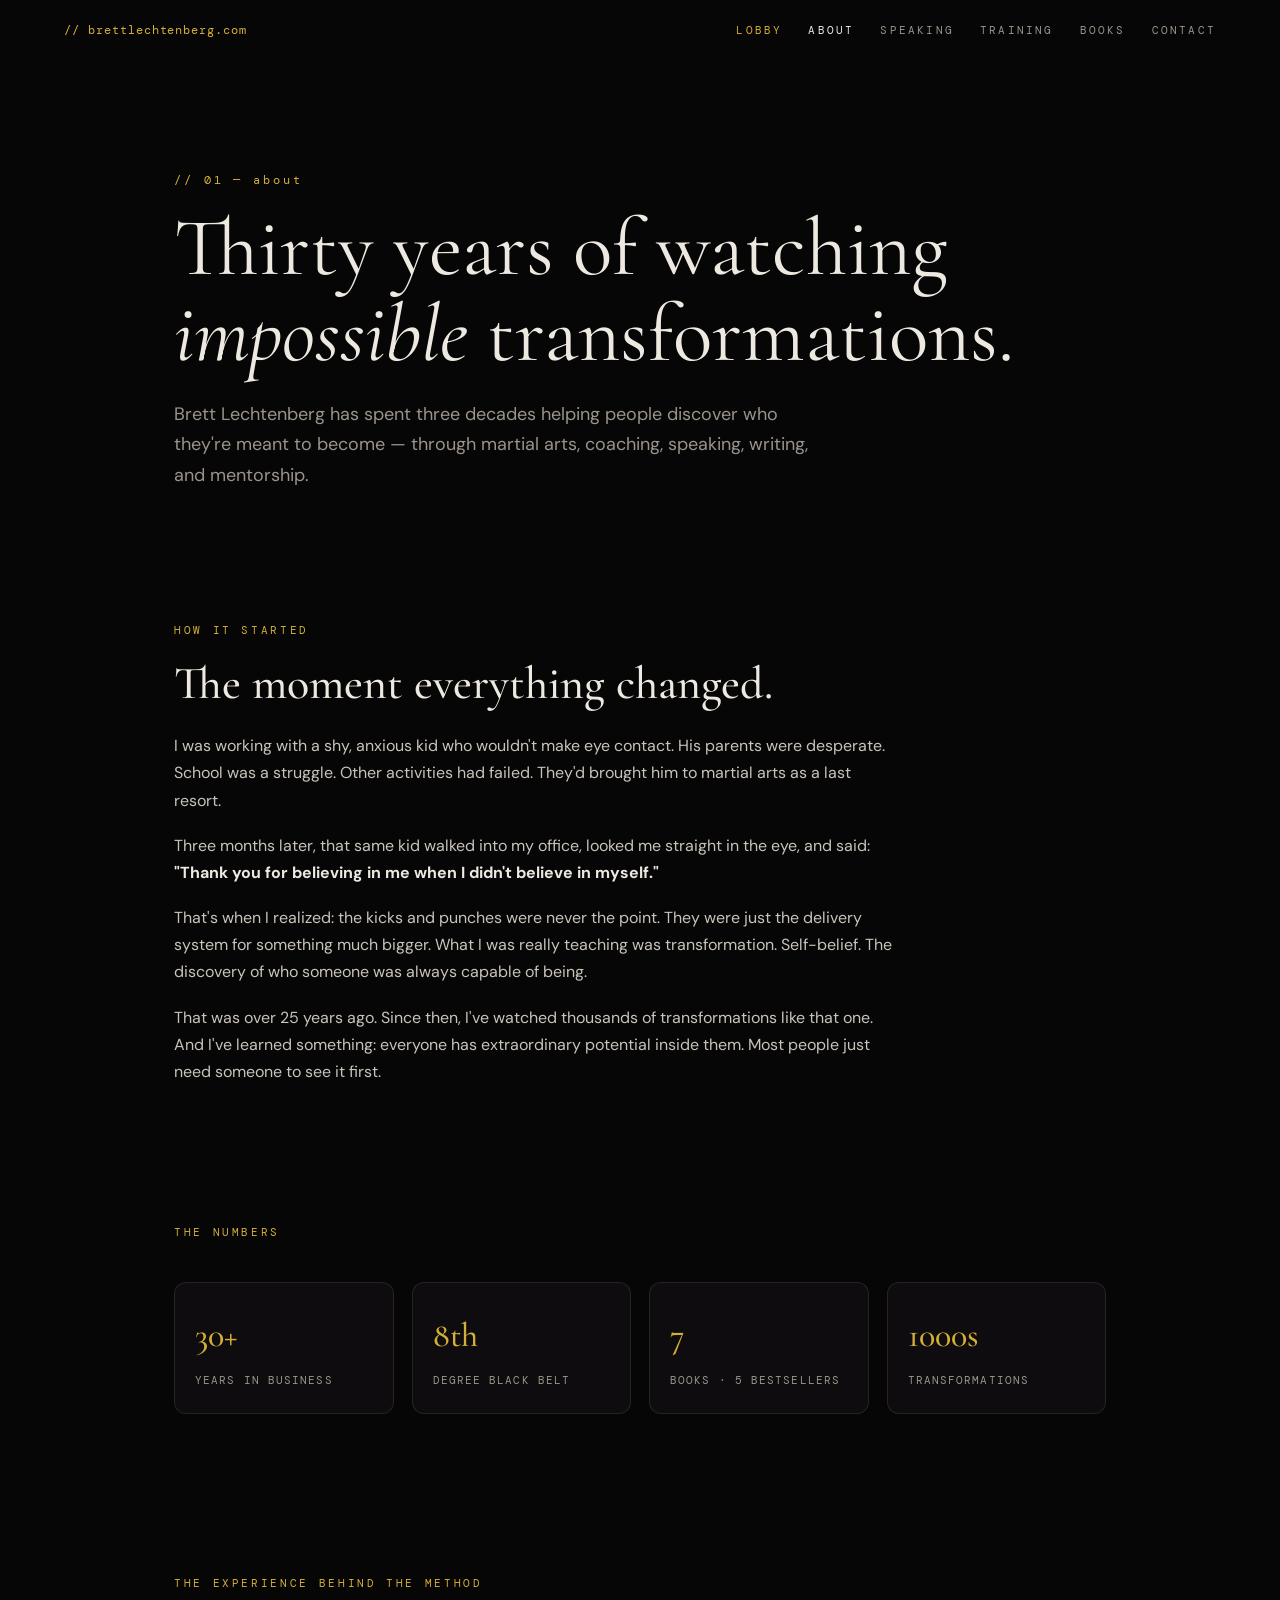
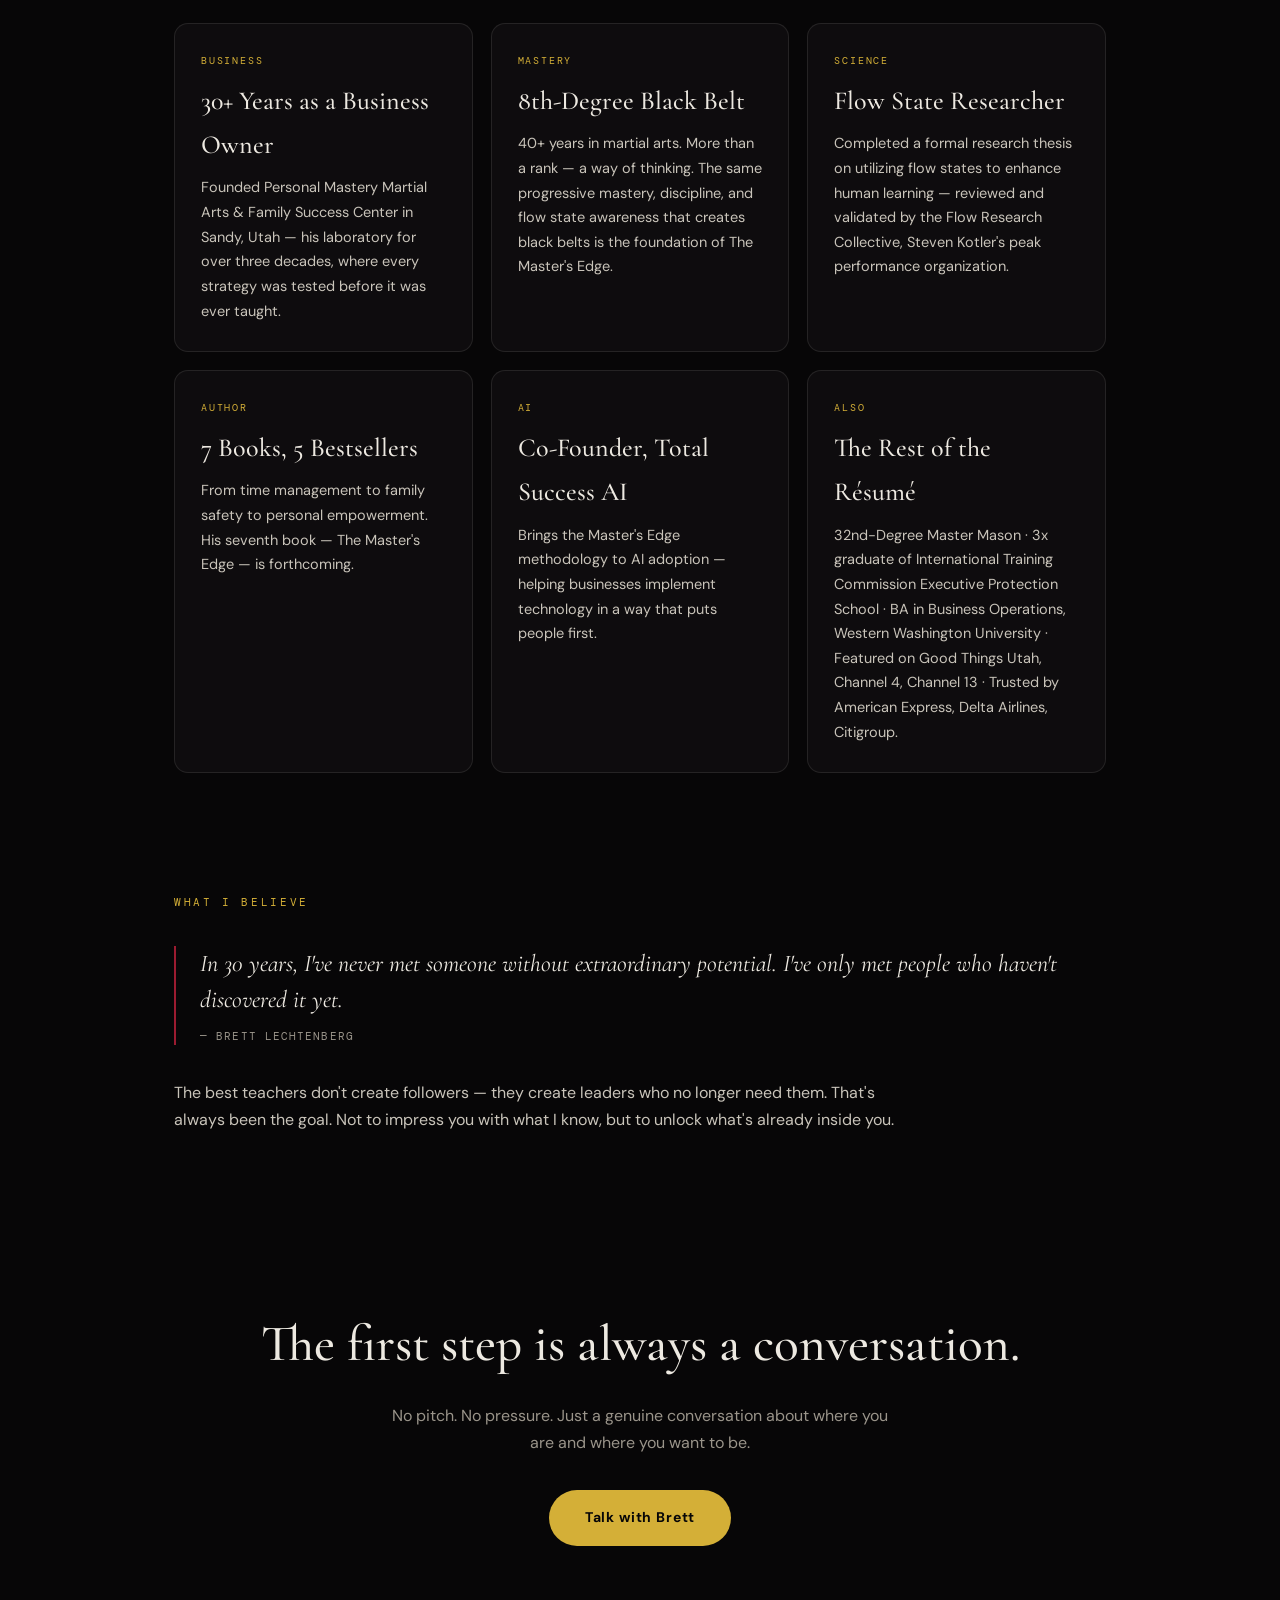
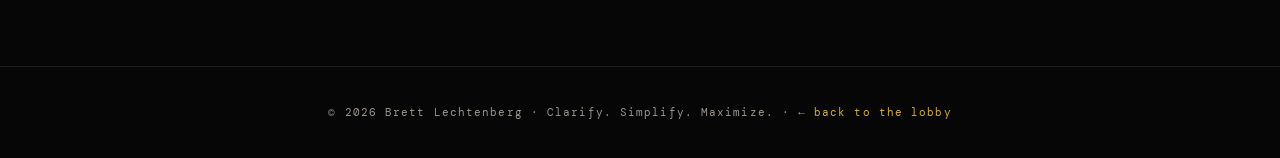
<file: about.html>
<!DOCTYPE html>
<html lang="en">
<head>
<meta charset="UTF-8">
<meta name="viewport" content="width=device-width, initial-scale=1.0">
<title>About — Brett Lechtenberg</title>
<meta name="description" content="30 years of watching impossible transformations happen. Brett Lechtenberg — peak performance coach, speaker, author, and 8th-degree black belt.">
<link rel="icon" href="/favicon.ico" sizes="any">
<link rel="icon" type="image/png" sizes="32x32" href="/assets/favicon-32.png">
<link rel="icon" type="image/png" sizes="192x192" href="/assets/favicon-192.png">
<link rel="apple-touch-icon" href="/assets/favicon-192.png">
<link rel="preconnect" href="https://fonts.googleapis.com">
<link rel="preconnect" href="https://fonts.gstatic.com" crossorigin>
<link href="https://fonts.googleapis.com/css2?family=Cormorant+Garamond:ital,wght@0,400;0,500;1,400&family=DM+Mono:wght@400;500&family=DM+Sans:wght@400;500;700&display=swap" rel="stylesheet">
<link rel="stylesheet" href="site.css">
</head>
<body>

<nav class="nav">
  <a class="nav-logo" href="index.html">// brettlechtenberg.com</a>
  <div class="nav-links">
    <a href="index.html" class="lobby-link">Lobby</a>
    <a href="about.html" class="active">About</a>
    <a href="speaking.html">Speaking</a>
    <a href="training.html">Training</a>
    <a href="books.html">Books</a>
    <a href="contact.html">Contact</a>
  </div>
</nav>

<header class="page-hero">
  <div class="eyebrow">// 01 — about</div>
  <h1 class="display">Thirty years of watching<br><em>impossible</em> transformations.</h1>
  <p class="lede">Brett Lechtenberg has spent three decades helping people discover who they're meant to become — through martial arts, coaching, speaking, writing, and mentorship.</p>
</header>

<section class="section">
  <div class="section-label">How it started</div>
  <h2 class="h">The moment everything changed.</h2>
  <p class="body">I was working with a shy, anxious kid who wouldn't make eye contact. His parents were desperate. School was a struggle. Other activities had failed. They'd brought him to martial arts as a last resort.</p>
  <p class="body">Three months later, that same kid walked into my office, looked me straight in the eye, and said: <strong>"Thank you for believing in me when I didn't believe in myself."</strong></p>
  <p class="body">That's when I realized: the kicks and punches were never the point. They were just the delivery system for something much bigger. What I was really teaching was transformation. Self-belief. The discovery of who someone was always capable of being.</p>
  <p class="body">That was over 25 years ago. Since then, I've watched thousands of transformations like that one. And I've learned something: everyone has extraordinary potential inside them. Most people just need someone to see it first.</p>
</section>

<section class="section">
  <div class="section-label">The numbers</div>
  <div class="stats">
    <div class="stat"><b>30+</b><span>years in business</span></div>
    <div class="stat"><b>8th</b><span>degree black belt</span></div>
    <div class="stat"><b>7</b><span>books · 5 bestsellers</span></div>
    <div class="stat"><b>1000s</b><span>transformations</span></div>
  </div>
</section>

<section class="section">
  <div class="section-label">The experience behind the method</div>
  <div class="cards">
    <div class="card">
      <div class="tag">business</div>
      <h3>30+ Years as a Business Owner</h3>
      <p>Founded Personal Mastery Martial Arts &amp; Family Success Center in Sandy, Utah — his laboratory for over three decades, where every strategy was tested before it was ever taught.</p>
    </div>
    <div class="card">
      <div class="tag">mastery</div>
      <h3>8th-Degree Black Belt</h3>
      <p>40+ years in martial arts. More than a rank — a way of thinking. The same progressive mastery, discipline, and flow state awareness that creates black belts is the foundation of The Master's Edge.</p>
    </div>
    <div class="card">
      <div class="tag">science</div>
      <h3>Flow State Researcher</h3>
      <p>Completed a formal research thesis on utilizing flow states to enhance human learning — reviewed and validated by the Flow Research Collective, Steven Kotler's peak performance organization.</p>
    </div>
    <div class="card">
      <div class="tag">author</div>
      <h3>7 Books, 5 Bestsellers</h3>
      <p>From time management to family safety to personal empowerment. His seventh book — The Master's Edge — is forthcoming.</p>
    </div>
    <div class="card">
      <div class="tag">ai</div>
      <h3>Co-Founder, Total Success AI</h3>
      <p>Brings the Master's Edge methodology to AI adoption — helping businesses implement technology in a way that puts people first.</p>
    </div>
    <div class="card">
      <div class="tag">also</div>
      <h3>The Rest of the Résumé</h3>
      <p>32nd-Degree Master Mason · 3x graduate of International Training Commission Executive Protection School · BA in Business Operations, Western Washington University · Featured on Good Things Utah, Channel 4, Channel 13 · Trusted by American Express, Delta Airlines, Citigroup.</p>
    </div>
  </div>
</section>

<section class="section">
  <div class="section-label">What I believe</div>
  <blockquote class="pull">
    In 30 years, I've never met someone without extraordinary potential. I've only met people who haven't discovered it yet.
    <footer>— Brett Lechtenberg</footer>
  </blockquote>
  <p class="body">The best teachers don't create followers — they create leaders who no longer need them. That's always been the goal. Not to impress you with what I know, but to unlock what's already inside you.</p>
</section>

<div class="cta-band">
  <h2>The first step is always a conversation.</h2>
  <p>No pitch. No pressure. Just a genuine conversation about where you are and where you want to be.</p>
  <a class="btn" href="contact.html">Talk with Brett</a>
</div>

<footer class="footer">
  © 2026 Brett Lechtenberg · Clarify. Simplify. Maximize. · <a href="index.html">← back to the lobby</a>
</footer>

</body>
</html>
</file>
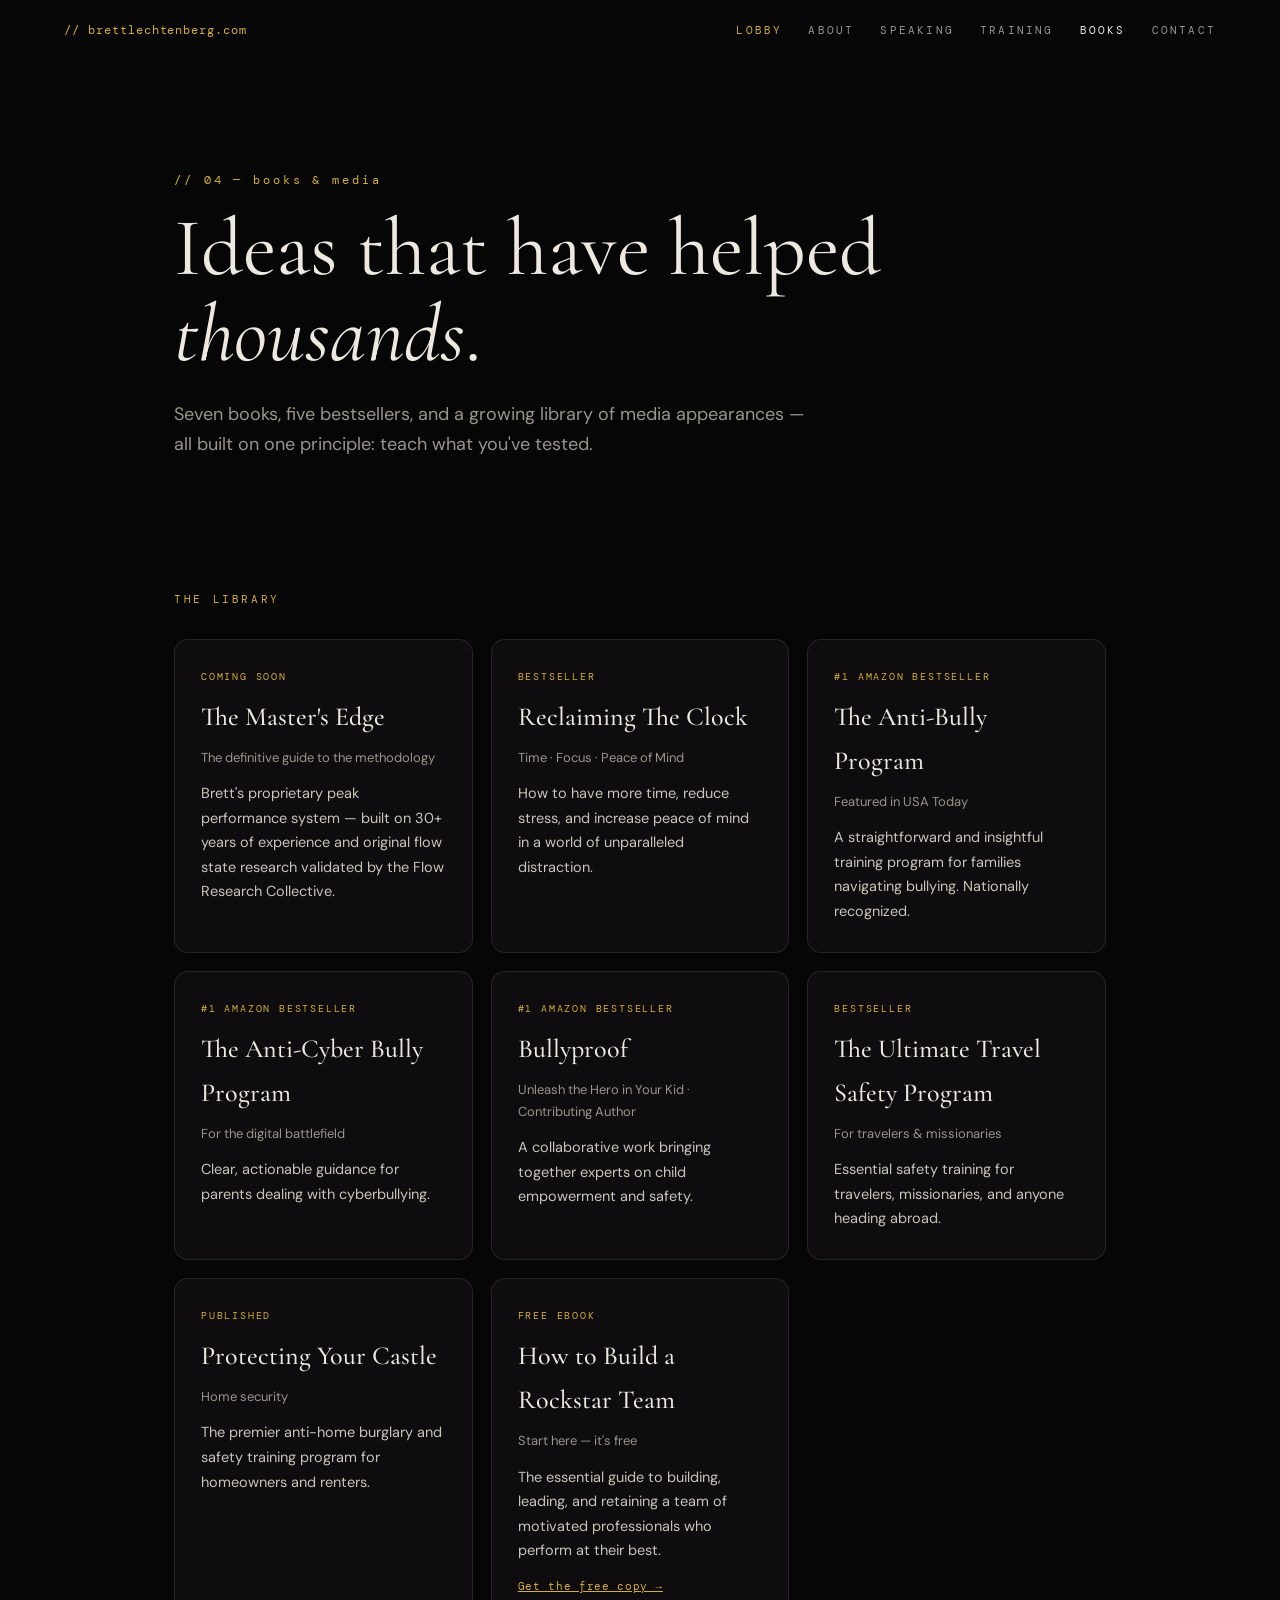
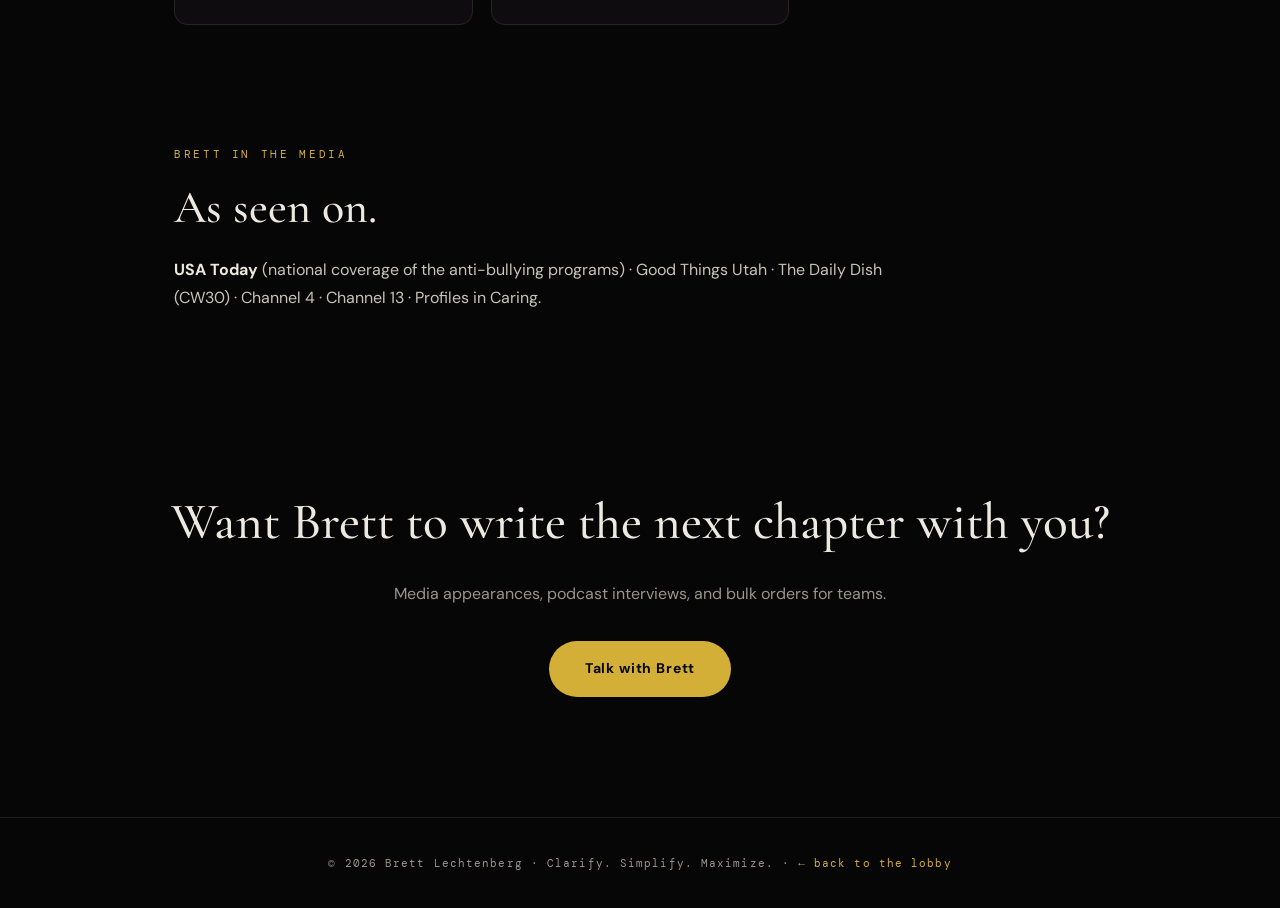
<file: books.html>
<!DOCTYPE html>
<html lang="en">
<head>
<meta charset="UTF-8">
<meta name="viewport" content="width=device-width, initial-scale=1.0">
<title>Books &amp; Media — Brett Lechtenberg</title>
<meta name="description" content="Seven books, five bestsellers, and a growing library of media appearances — all built on one principle: teach what you've tested.">
<link rel="icon" href="/favicon.ico" sizes="any">
<link rel="icon" type="image/png" sizes="32x32" href="/assets/favicon-32.png">
<link rel="icon" type="image/png" sizes="192x192" href="/assets/favicon-192.png">
<link rel="apple-touch-icon" href="/assets/favicon-192.png">
<link rel="preconnect" href="https://fonts.googleapis.com">
<link rel="preconnect" href="https://fonts.gstatic.com" crossorigin>
<link href="https://fonts.googleapis.com/css2?family=Cormorant+Garamond:ital,wght@0,400;0,500;1,400&family=DM+Mono:wght@400;500&family=DM+Sans:wght@400;500;700&display=swap" rel="stylesheet">
<link rel="stylesheet" href="site.css">
</head>
<body>

<nav class="nav">
  <a class="nav-logo" href="index.html">// brettlechtenberg.com</a>
  <div class="nav-links">
    <a href="index.html" class="lobby-link">Lobby</a>
    <a href="about.html">About</a>
    <a href="speaking.html">Speaking</a>
    <a href="training.html">Training</a>
    <a href="books.html" class="active">Books</a>
    <a href="contact.html">Contact</a>
  </div>
</nav>

<header class="page-hero">
  <div class="eyebrow">// 04 — books &amp; media</div>
  <h1 class="display">Ideas that have helped <em>thousands</em>.</h1>
  <p class="lede">Seven books, five bestsellers, and a growing library of media appearances — all built on one principle: teach what you've tested.</p>
</header>

<section class="section">
  <div class="section-label">The library</div>
  <div class="cards">
    <div class="card">
      <div class="tag">coming soon</div>
      <h3>The Master's Edge</h3>
      <div class="sub">The definitive guide to the methodology</div>
      <p>Brett's proprietary peak performance system — built on 30+ years of experience and original flow state research validated by the Flow Research Collective.</p>
    </div>
    <div class="card">
      <div class="tag">bestseller</div>
      <h3>Reclaiming The Clock</h3>
      <div class="sub">Time · Focus · Peace of Mind</div>
      <p>How to have more time, reduce stress, and increase peace of mind in a world of unparalleled distraction.</p>
    </div>
    <div class="card">
      <div class="tag">#1 amazon bestseller</div>
      <h3>The Anti-Bully Program</h3>
      <div class="sub">Featured in USA Today</div>
      <p>A straightforward and insightful training program for families navigating bullying. Nationally recognized.</p>
    </div>
    <div class="card">
      <div class="tag">#1 amazon bestseller</div>
      <h3>The Anti-Cyber Bully Program</h3>
      <div class="sub">For the digital battlefield</div>
      <p>Clear, actionable guidance for parents dealing with cyberbullying.</p>
    </div>
    <div class="card">
      <div class="tag">#1 amazon bestseller</div>
      <h3>Bullyproof</h3>
      <div class="sub">Unleash the Hero in Your Kid · Contributing Author</div>
      <p>A collaborative work bringing together experts on child empowerment and safety.</p>
    </div>
    <div class="card">
      <div class="tag">bestseller</div>
      <h3>The Ultimate Travel Safety Program</h3>
      <div class="sub">For travelers &amp; missionaries</div>
      <p>Essential safety training for travelers, missionaries, and anyone heading abroad.</p>
    </div>
    <div class="card">
      <div class="tag">published</div>
      <h3>Protecting Your Castle</h3>
      <div class="sub">Home security</div>
      <p>The premier anti-home burglary and safety training program for homeowners and renters.</p>
    </div>
    <div class="card">
      <div class="tag">free ebook</div>
      <h3>How to Build a Rockstar Team</h3>
      <div class="sub">Start here — it's free</div>
      <p>The essential guide to building, leading, and retaining a team of motivated professionals who perform at their best.</p>
      <div class="meta"><a href="https://www.brettlechtenberg.com/books" target="_blank" rel="noopener" style="color: var(--accent);">Get the free copy →</a></div>
    </div>
  </div>
</section>

<section class="section">
  <div class="section-label">Brett in the media</div>
  <h2 class="h">As seen on.</h2>
  <p class="body"><strong>USA Today</strong> (national coverage of the anti-bullying programs) · Good Things Utah · The Daily Dish (CW30) · Channel 4 · Channel 13 · Profiles in Caring.</p>
</section>

<div class="cta-band">
  <h2>Want Brett to write the next chapter with you?</h2>
  <p>Media appearances, podcast interviews, and bulk orders for teams.</p>
  <a class="btn" href="contact.html">Talk with Brett</a>
</div>

<footer class="footer">
  © 2026 Brett Lechtenberg · Clarify. Simplify. Maximize. · <a href="index.html">← back to the lobby</a>
</footer>

</body>
</html>
</file>
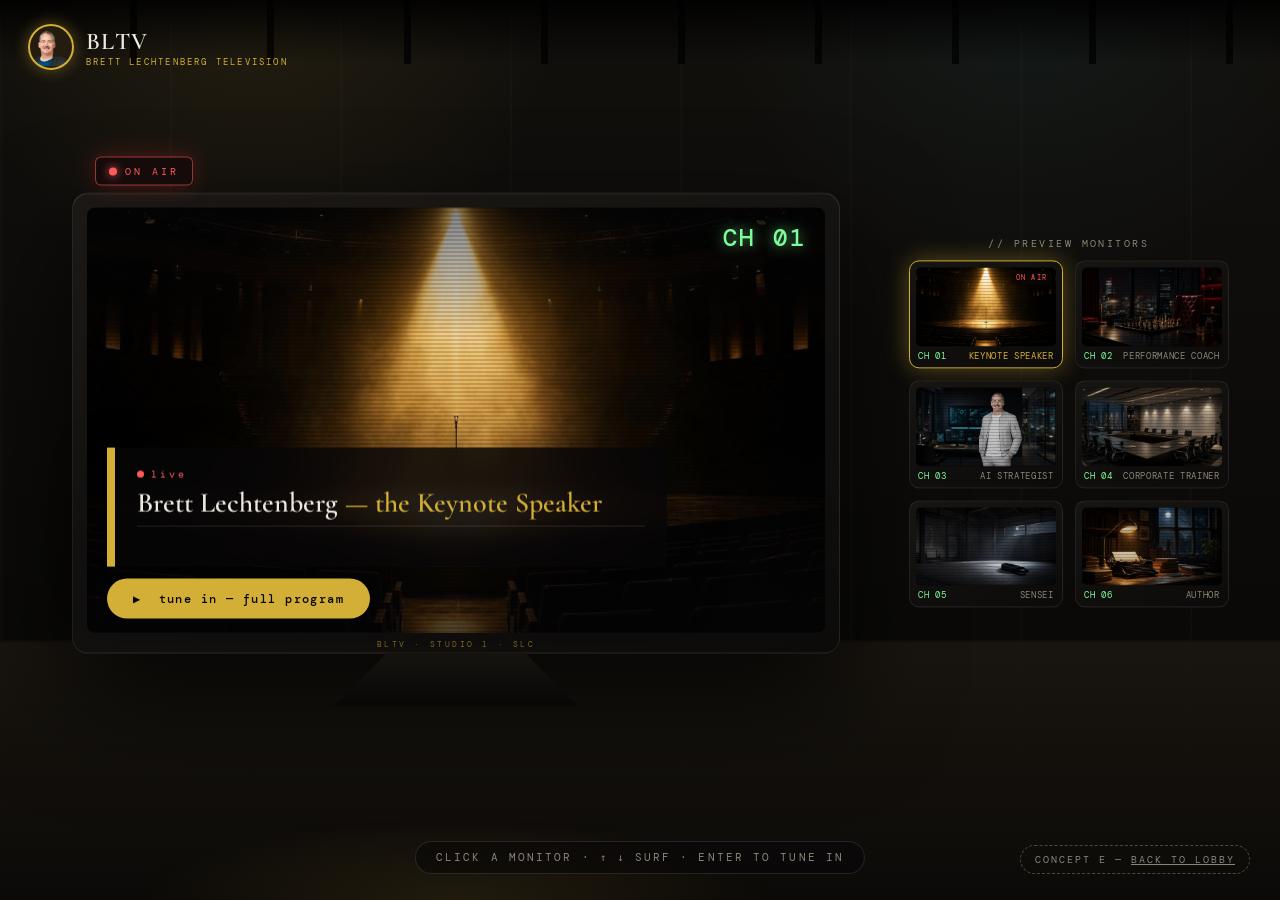
<file: broadcast.html>
<!DOCTYPE html>
<html lang="en">
<head>
<meta charset="UTF-8">
<meta name="viewport" content="width=device-width, initial-scale=1.0">
<title>BLTV — Brett Lechtenberg (concept)</title>
<meta name="description" content="Concept: six channels, one Brett. Surf the Brett Lechtenberg Television network.">
<link rel="icon" href="/favicon.ico" sizes="any">
<link rel="icon" type="image/png" sizes="32x32" href="/assets/favicon-32.png">
<link rel="preconnect" href="https://fonts.googleapis.com">
<link rel="preconnect" href="https://fonts.gstatic.com" crossorigin>
<link href="https://fonts.googleapis.com/css2?family=Cormorant+Garamond:ital,wght@0,400;0,500;0,600;1,400&family=DM+Mono:wght@400;500&family=DM+Sans:wght@400;500;700&display=swap" rel="stylesheet">
<style>
:root { --bg: #070607; --text: #EDE9E1; --dim: #8B8578; --accent: #D4AF37; }
* { margin: 0; padding: 0; box-sizing: border-box; }
html, body { height: 100%; overflow: hidden; background: var(--bg); color: var(--text); font-family: 'DM Sans', sans-serif; }

/* ---------- dossier (tune-in page) ---------- */
#dossier { position: fixed; inset: 0; z-index: 40; display: none; overflow-y: auto; background: var(--bg); }
#dossier.visible { display: block; }
.d-hero { position: relative; height: 74vh; background-size: cover; background-position: center; }
.d-hero::after { content: ''; position: absolute; inset: 0; background: linear-gradient(180deg, rgba(7,6,7,0.25) 0%, rgba(7,6,7,0) 35%, rgba(7,6,7,0.95) 100%); }
.d-hero-text { position: absolute; bottom: 40px; left: min(7vw, 90px); right: 7vw; z-index: 1; }
.d-eyebrow { font-family: 'DM Mono', monospace; font-size: 11px; letter-spacing: 0.24em; text-transform: uppercase; color: var(--accent); }
.d-hero-text h1 { font-family: 'Cormorant Garamond', serif; font-weight: 500; font-size: clamp(38px, 6vw, 76px); margin-top: 10px; }
.d-line { margin-top: 8px; font-size: 16px; color: var(--dim); }
.d-body { padding: 56px min(7vw, 90px) 100px; max-width: 1000px; }
.d-body h2 { font-family: 'Cormorant Garamond', serif; font-weight: 500; font-size: 30px; }
.d-about { margin-top: 16px; font-size: 16.5px; line-height: 1.75; color: #C9C3B8; }
.d-stats { margin-top: 38px; display: grid; grid-template-columns: repeat(3, 1fr); gap: 16px; }
.d-stats .s { border: 1px solid rgba(237, 233, 225, 0.1); border-radius: 12px; padding: 18px; }
.d-stats b { display: block; font-family: 'Cormorant Garamond', serif; font-weight: 600; font-size: 26px; color: var(--accent); }
.d-stats span { display: block; margin-top: 5px; font-size: 12.5px; color: var(--dim); }
.d-engage-label { margin-top: 44px; font-family: 'DM Mono', monospace; font-size: 11px; letter-spacing: 0.24em; text-transform: uppercase; color: var(--accent); }
.d-engage { margin-top: 12px; font-size: 16.5px; line-height: 1.7; }
.d-cta { margin-top: 36px; display: inline-block; text-decoration: none; color: var(--bg); background: var(--accent); font-weight: 700; font-size: 14px; letter-spacing: 0.06em; padding: 15px 34px; border-radius: 40px; }
#d-back {
  position: fixed; top: 24px; left: 26px; z-index: 45; display: none;
  border: 1px solid rgba(237, 233, 225, 0.18); background: rgba(10, 8, 8, 0.6);
  color: var(--text); border-radius: 30px; padding: 10px 22px; cursor: pointer;
  font-family: 'DM Mono', monospace; font-size: 12px; letter-spacing: 0.14em; backdrop-filter: blur(10px);
}
#d-back:hover { border-color: var(--accent); color: var(--accent); }

/* ---------- the studio ---------- */
body::before {  /* wall, floor, rig light spill */
  content: ''; position: fixed; inset: 0; z-index: 0;
  background:
    radial-gradient(ellipse 34% 46% at 20% 0%, rgba(212, 175, 55, 0.09), transparent 70%),
    radial-gradient(ellipse 34% 46% at 80% 0%, rgba(63, 193, 201, 0.06), transparent 70%),
    linear-gradient(180deg, transparent 0 71%, rgba(26, 22, 16, 0.92) 71.5%, #0C0A08 100%),
    repeating-linear-gradient(90deg, rgba(255, 255, 255, 0.014) 0 2px, transparent 2px 170px),
    linear-gradient(180deg, #12100D 0%, #0A0908 70%);
}
body::after {  /* lighting rig silhouette */
  content: ''; position: fixed; left: 0; right: 0; top: 0; height: 64px; z-index: 0; pointer-events: none;
  background:
    repeating-linear-gradient(90deg, transparent 0 130px, rgba(0, 0, 0, 0.75) 130px 137px),
    linear-gradient(180deg, rgba(0, 0, 0, 0.9), transparent);
}
#pool {  /* light pool on the studio floor under the monitor */
  position: fixed; left: min(6vw, 72px); bottom: 0; z-index: 1;
  width: min(60vw, 940px); height: 24vh; pointer-events: none;
  background: radial-gradient(ellipse 60% 55% at 50% 100%, rgba(212, 175, 55, 0.10), transparent 70%);
}

/* ---------- studio monitor (the big TV) ---------- */
#tv {
  position: fixed; left: min(6vw, 72px); top: 47%; transform: translateY(-50%); z-index: 2;
  width: min(60vw, 940px); aspect-ratio: 16 / 9.6;
  background: linear-gradient(160deg, #1B1815 0%, #0C0B0A 100%);
  border: 1px solid rgba(255, 255, 255, 0.08); border-radius: 16px; 
  box-shadow: 0 46px 110px rgba(0, 0, 0, 0.72), inset 0 1px 0 rgba(255, 255, 255, 0.07);
}
#tv::before {  /* bezel brand */
  content: 'BLTV · STUDIO 1 · SLC'; position: absolute; bottom: 4px; left: 50%; transform: translateX(-50%);
  font-family: 'DM Mono', monospace; font-size: 8px; letter-spacing: 0.32em; color: rgba(212, 175, 55, 0.55);
}
#tv::after {  /* stand */
  content: ''; position: absolute; left: 50%; transform: translateX(-50%); bottom: -54px;
  width: 32%; height: 54px; z-index: -1;
  background: linear-gradient(180deg, #16130F 0%, #080706 100%);
  clip-path: polygon(22% 0, 78% 0, 100% 100%, 0 100%);
}
#onair {
  position: absolute; top: -37px; left: 22px; display: inline-flex; align-items: center; gap: 8px;
  background: #150B0B; border: 1px solid rgba(255, 90, 90, 0.55); border-radius: 6px; padding: 7px 13px;
  font-family: 'DM Mono', monospace; font-size: 10px; letter-spacing: 0.3em; text-transform: uppercase; color: #FF5A5A;
  box-shadow: 0 0 22px rgba(255, 60, 60, 0.25);
}
#onair::before { content: ''; width: 8px; height: 8px; border-radius: 50%; background: #FF5A5A; box-shadow: 0 0 10px #FF5A5A; animation: blink 1.4s infinite; }
#screen {
  position: absolute; inset: 14px 14px 20px; z-index: 1; border-radius: 8px; overflow: hidden;
  background-size: cover; background-position: center 20%; background-color: #000;
  cursor: pointer;
}
#screen::after { content: ''; position: absolute; inset: 0; background: linear-gradient(180deg, rgba(7,6,7,0.5) 0%, rgba(7,6,7,0.05) 30%, rgba(7,6,7,0.05) 55%, rgba(7,6,7,0.72) 100%); }
/* CRT overlay: scanlines + vignette + flicker */
#crt { position: absolute; inset: 14px 14px 20px; z-index: 3; border-radius: 8px; overflow: hidden; pointer-events: none; }
#crt::before {
  content: ''; position: absolute; inset: 0;
  background: repeating-linear-gradient(0deg, rgba(0, 0, 0, 0.16) 0 2px, transparent 2px 4px);
}
#crt::after {
  content: ''; position: absolute; inset: 0;
  background: radial-gradient(ellipse 105% 100% at 50% 50%, transparent 58%, rgba(0, 0, 0, 0.55) 100%);
  animation: flicker 5s infinite;
}
@keyframes flicker { 0%, 100% { opacity: 1; } 92% { opacity: 1; } 93% { opacity: 0.86; } 94% { opacity: 1; } 97% { opacity: 0.93; } 98% { opacity: 1; } }
#static { position: absolute; inset: 14px 14px 20px; z-index: 4; border-radius: 8px; pointer-events: none; opacity: 0; }

/* ---------- network branding ---------- */
#logo { position: fixed; top: 24px; left: 28px; z-index: 10; display: flex; align-items: center; gap: 12px; }
#logo .face {
  width: 46px; height: 46px; border-radius: 50%;
  background: url(assets/plaque-face.png) center / cover no-repeat;
  border: 2px solid var(--accent); box-shadow: 0 0 16px rgba(212, 175, 55, 0.4);
}
#logo .l-name { font-family: 'Cormorant Garamond', serif; font-weight: 600; font-size: 24px; letter-spacing: 0.06em; }
#logo .l-sub { margin-top: 1px; font-family: 'DM Mono', monospace; font-size: 8.5px; letter-spacing: 0.26em; text-transform: uppercase; color: var(--accent); }
#chnum {
  position: absolute; top: 28px; right: 32px; z-index: 5;
  font-family: 'DM Mono', monospace; font-size: 24px; letter-spacing: 0.12em; color: #7CFC9A;
  text-shadow: 0 0 14px rgba(124, 252, 154, 0.7); font-weight: 500;
}

/* ---------- lower third (inside the monitor) ---------- */
#lower { position: absolute; left: 34px; right: 34px; bottom: 34px; z-index: 5; }
#lt-card { display: flex; align-items: stretch; max-width: 560px; box-shadow: 0 18px 50px rgba(0, 0, 0, 0.5); }
#lt-bar { flex: 0 0 8px; background: var(--accent); }
#lt-main { flex: 1; background: rgba(8, 7, 8, 0.84); backdrop-filter: blur(8px); padding: 14px 22px 12px; min-width: 0; }
#lt-live {
  display: inline-flex; align-items: center; gap: 7px;
  font-family: 'DM Mono', monospace; font-size: 9.5px; letter-spacing: 0.3em; color: #FF5A5A;
}
#lt-live::before { content: ''; width: 7px; height: 7px; border-radius: 50%; background: #FF5A5A; animation: blink 1.4s infinite; }
@keyframes blink { 0%, 100% { opacity: 1; } 50% { opacity: 0.25; } }
#lt-name { margin-top: 5px; font-family: 'Cormorant Garamond', serif; font-weight: 600; font-size: clamp(20px, 2.2vw, 28px); line-height: 1.1; }
#lt-name b { color: var(--accent); font-weight: 600; }
#lt-tick { margin-top: 7px; overflow: hidden; white-space: nowrap; border-top: 1px solid rgba(237, 233, 225, 0.12); padding-top: 7px; }
#lt-tick span { display: inline-block; font-family: 'DM Mono', monospace; font-size: 11.5px; letter-spacing: 0.08em; color: var(--dim); padding-left: 100%; animation: tick 18s linear infinite; }
@keyframes tick { to { transform: translateX(-100%); } }
#tune {
  margin-top: 12px; display: inline-block; cursor: pointer;
  background: var(--accent); color: var(--bg); border: none; border-radius: 30px;
  font-family: 'DM Mono', monospace; font-size: 12px; letter-spacing: 0.12em; font-weight: 500;
  padding: 12px 26px;
}
#tune:hover { filter: brightness(1.12); }

/* ---------- preview monitor wall ---------- */
#wall {
  position: fixed; right: min(4vw, 54px); top: 47%; transform: translateY(-50%); z-index: 10;
  width: min(25vw, 360px);
}
#wall-label { font-family: 'DM Mono', monospace; font-size: 9.5px; letter-spacing: 0.26em; text-transform: uppercase; color: var(--dim); margin-bottom: 10px; text-align: center; }
#wall-grid { display: grid; grid-template-columns: 1fr 1fr; gap: 12px; }
.mon {
  cursor: pointer; font-family: inherit; color: var(--text); text-align: left;
  background: linear-gradient(160deg, #171512 0%, #0C0B0A 100%);
  border: 1px solid rgba(255, 255, 255, 0.08); border-radius: 10px; padding: 6px 6px 5px;
  transition: border-color 0.25s, box-shadow 0.25s, transform 0.15s; -webkit-tap-highlight-color: transparent;
}
.mon:hover { border-color: var(--ch-accent); transform: translateY(-2px); }
.mon.on { border-color: var(--ch-accent); box-shadow: 0 0 24px color-mix(in srgb, var(--ch-accent) 40%, transparent); }
.mon .m-scr {
  position: relative; display: block; aspect-ratio: 16 / 9; border-radius: 5px; overflow: hidden;
  background-size: cover; background-position: center 25%; background-color: #000;
  filter: saturate(0.8) brightness(0.82);
}
.mon.on .m-scr { filter: none; }
.mon .m-scr::after { content: ''; position: absolute; inset: 0; background: repeating-linear-gradient(0deg, rgba(0, 0, 0, 0.18) 0 1px, transparent 1px 3px); }
.mon.on .m-scr::before {
  content: 'ON AIR'; position: absolute; top: 4px; right: 4px; z-index: 1;
  font-family: 'DM Mono', monospace; font-size: 7px; letter-spacing: 0.16em; color: #FF5A5A;
  background: rgba(12, 6, 6, 0.85); border-radius: 3px; padding: 2px 5px;
}
.mon .m-label { display: flex; justify-content: space-between; align-items: center; gap: 6px; margin-top: 5px; padding: 0 2px; }
.mon .m-ch { font-family: 'DM Mono', monospace; font-size: 8.5px; letter-spacing: 0.1em; color: #7CFC9A; flex: 0 0 auto; }
.mon .m-name { font-family: 'DM Mono', monospace; font-size: 8.5px; letter-spacing: 0.08em; text-transform: uppercase; color: var(--dim); white-space: nowrap; overflow: hidden; text-overflow: ellipsis; }
.mon.on .m-name { color: var(--ch-accent); }

#hint {
  position: fixed; bottom: 26px; left: 50%; transform: translateX(-50%); z-index: 10;
  font-family: 'DM Mono', monospace; font-size: 10.5px; letter-spacing: 0.2em; text-transform: uppercase; color: var(--dim);
  background: rgba(8, 7, 8, 0.55); border: 1px solid rgba(237, 233, 225, 0.12); border-radius: 30px; padding: 9px 20px;
  white-space: nowrap;
}
#concept-tag {
  position: fixed; bottom: 26px; right: 30px; z-index: 10;
  font-family: 'DM Mono', monospace; font-size: 10px; letter-spacing: 0.2em; text-transform: uppercase;
  color: var(--dim); border: 1px dashed rgba(139, 133, 120, 0.5); border-radius: 20px; padding: 7px 14px;
}
#concept-tag a { color: var(--dim); }

/* ---------- mobile ---------- */
@media (orientation: portrait) and (max-width: 820px), (max-height: 560px) {
  #concept-tag, #hint { display: none; }
  #logo { top: 16px; left: 16px; }
  #logo .face { width: 38px; height: 38px; }
  #logo .l-name { font-size: 18px; }
  #logo .l-sub { font-size: 7.5px; }
  #chnum { top: 14px; right: 16px; font-size: 17px; }
  #tv { left: 12px; right: 12px; width: auto; top: 88px; transform: none; aspect-ratio: auto; height: 46vh; }
  #tv::after { display: none; }
  #onair { top: -33px; left: 8px; padding: 6px 10px; font-size: 8.5px; }
  #pool { display: none; }
  #screen, #crt, #static { inset: 10px 10px 16px; }
  #lower { left: 14px; right: 14px; bottom: 20px; }
  #lt-name { font-size: 17px; }
  #tune { padding: 10px 20px; font-size: 11px; }
  #wall { top: auto; bottom: 10px; right: 0; left: 0; transform: none; width: auto; }
  #wall-label { display: none; }
  #wall-grid {
    display: flex; gap: 8px; overflow-x: auto; padding: 6px 14px;
    -webkit-overflow-scrolling: touch; scrollbar-width: none;
  }
  #wall-grid::-webkit-scrollbar { display: none; }
  .mon { flex: 0 0 128px; }
  .mon:hover { transform: none; }
  .d-hero { height: 60vh; }
  .d-hero-text { left: 22px; right: 22px; }
  .d-body { padding: 44px 22px 90px; }
  .d-stats { grid-template-columns: 1fr; gap: 12px; }
}
</style>
</head>
<body>

<div id="dossier">
  <div class="d-hero" id="d-hero">
    <div class="d-hero-text">
      <div class="d-eyebrow" id="d-eyebrow"></div>
      <h1 id="d-name"></h1>
      <div class="d-line" id="d-line"></div>
    </div>
  </div>
  <div class="d-body">
    <h2 id="d-abouth"></h2>
    <p class="d-about" id="d-about"></p>
    <div class="d-stats" id="d-stats"></div>
    <div class="d-engage-label">// how to engage</div>
    <p class="d-engage" id="d-engage"></p>
    <a class="d-cta" href="contact.html">Start the conversation &rarr;</a>
  </div>
</div>
<button id="d-back">&larr; back to bltv</button>

<div id="pool"></div>

<div id="tv">
  <div id="onair">on air</div>
  <div id="screen" title="Tune in"></div>
  <div id="crt"></div>
  <canvas id="static"></canvas>
  <div id="chnum">CH 01</div>
  <div id="lower">
    <div id="lt-card">
      <div id="lt-bar"></div>
      <div id="lt-main">
        <span id="lt-live">live</span>
        <div id="lt-name"></div>
        <div id="lt-tick"><span id="lt-tick-text"></span></div>
      </div>
    </div>
    <button id="tune">&#9654;&nbsp; tune in — full program</button>
  </div>
</div>

<div id="logo">
  <div class="face"></div>
  <div>
    <div class="l-name">BLTV</div>
    <div class="l-sub">brett lechtenberg television</div>
  </div>
</div>

<div id="wall">
  <div id="wall-label">// preview monitors</div>
  <div id="wall-grid"></div>
</div>
<div id="hint">click a monitor &middot; &uarr; &darr; surf &middot; enter to tune in</div>
<div id="concept-tag">concept e — <a href="index.html">back to lobby</a></div>

<script>
const SUITES = [
  { key: 'speaker', name: 'The Keynote Speaker', accent: '#D4AF37', ch: '01',
    show: 'The Main Stage',
    power: 'Your audience leaves changed — not just entertained.',
    line: 'Keynotes, corporate training, and workshops.',
    aboutH: 'Transformation over transaction.',
    about: 'Science-backed keynotes built on the Master\'s Edge methodology — First Principles to clarify, Frontloading to simplify, and Flow to maximize — tailored to your room, your industry, and your outcomes. From Fortune 500 teams like American Express and Delta to chambers of commerce and championship locker rooms, Brett delivers transformation that outlasts the event.',
    stats: [['4 Lanes', 'one methodology'], ['Fortune 500', 'AmEx · Delta · Citigroup'], ['60–90 min', 'keynote to full-day']],
    engage: 'Booking keynotes, corporate trainings, and workshops. If your event needs energy AND substance — with tools your people use Monday morning — this is the suite.' },
  { key: 'coach', name: 'The Performance Coach', accent: '#C4324A', ch: '02',
    show: 'The Edge Hour',
    power: 'Finds the gap between where you are and who you could be.',
    line: 'The Master\'s Edge — Clarify. Simplify. Maximize.',
    aboutH: 'A proven system for peak performance.',
    about: 'The Master\'s Edge is Brett\'s proprietary coaching methodology — built on 30+ years of real-world business ownership, original flow state research validated by the Flow Research Collective, and the same progressive mastery framework that creates black belts. He only teaches what he\'s tested in his own business. That\'s the difference.',
    stats: [['30+', 'years in business'], ['Flow Research', 'validated methodology'], ['3 Pillars', 'mindset · skillset · systems']],
    engage: 'Taking a limited number of private coaching clients — leaders, teams, and business owners ready to operate differently. No pitch. No pressure. Bring a real goal.' },
  { key: 'ai', name: 'The AI Strategist', accent: '#3FC1C9', ch: '03',
    show: 'Signal &gt; Noise',
    power: 'Makes AI useful in your business — not just impressive in a demo.',
    line: 'AI strategy, implementation, and training for real-world businesses.',
    aboutH: 'From AI-curious to AI-operational.',
    about: 'AI strategy and implementation for real-world people and businesses — no hype, no jargon, no shelf-ware. Brett maps AI to the problems actually costing you time and money, and builds working workflows with you: your team ships a functioning AI workflow before they leave the room. The tools change weekly; the thinking is what he teaches.',
    stats: [['Hands-On', 'your team builds it live'], ['Real Workflows', 'shipped, not demoed'], ['No Hype', 'AI for real-world business']],
    engage: 'Booking AI strategy sessions, implementation sprints, and team trainings. Bring the bottleneck — Brett will show you where AI actually fits, and where it doesn\'t.' },
  { key: 'trainer', name: 'The Corporate Trainer', accent: '#9AA5A0', ch: '04',
    show: 'Monday Morning',
    power: 'Keynotes inspire. Training transforms.',
    line: 'Hands-on workshops. Tools they use Monday morning.',
    aboutH: 'Train the team you actually have.',
    about: 'Hands-on workshops built on the Master\'s Edge — customized to your team, your industry, and the problem you\'re actually solving. Winning Team Culture. The AI Edge. Reclaiming The Clock. The Honest Close. No off-the-shelf content, no recycled decks.',
    stats: [['4 Workshops', 'culture · AI · time · sales'], ['Hands-On', 'build it before you leave'], ['90 min', 'to multi-phase programs']],
    engage: 'Booking half-day and full-day trainings. Tell Brett the problem you\'re solving — he\'ll tell you honestly if he\'s the right fit.' },
  { key: 'sensei', name: 'The Sensei', accent: '#C0392B', ch: '05',
    show: 'The Dojo',
    power: 'Every other Brett was built in this room.',
    line: 'Martial arts mastery — 30+ years on the mat.',
    aboutH: 'Where the method was forged.',
    about: 'Before the keynotes, the coaching, and the AI workflows, there was the mat. Brett has spent 30+ years in the martial arts — building Personal Mastery Martial Arts in Utah, coaching students from first bow to black belt, and turning the dojo\'s progressive mastery framework into the Master\'s Edge methodology. His nationally recognized Anti-Bully and Anti-Cyber Bully programs came out of this room too. The dojo is where he learned the truth he teaches everywhere else: mastery is built, not born.',
    stats: [['30+', 'years on the mat'], ['Black Belt', 'progressive mastery framework'], ['Bullyproof', 'nationally recognized programs']],
    engage: 'Martial arts training, self-defense workshops, and anti-bully programs for schools, families, and teams. This is the room people don\'t expect — and the one that explains all the others.' },
  { key: 'author', name: 'The Author', accent: '#E8C84A', ch: '06',
    show: 'Between Covers',
    power: 'Teaches what he\'s tested. Writes what he\'s lived.',
    line: 'Seven books. Five bestsellers.',
    aboutH: 'Ideas that have helped thousands.',
    about: 'Seven books, five bestsellers — including three #1 Amazon bestsellers. Reclaiming The Clock on time and focus; The Anti-Bully Program and The Anti-Cyber Bully Program, nationally recognized and featured in USA Today; The Ultimate Travel Safety Program; Protecting Your Castle; and Bullyproof. The seventh — The Master\'s Edge, the definitive guide to his peak performance methodology — is forthcoming.',
    stats: [['7 Books', '5 bestsellers'], ['#1 Amazon', 'three times'], ['USA Today', 'national coverage']],
    engage: 'Media appearances, podcast interviews, and bulk orders for teams. Start with the free one — How to Build a Rockstar Team. The books are the door; walk through it.' },
];

let cur = 0, switching = false;

/* preload heroes so surfing is instant */
SUITES.forEach(s => { new Image().src = `assets/${s.key}-hero.jpg`; });

/* ---------- static noise ---------- */
const cv = document.getElementById('static'), cx2d = cv.getContext('2d');
const screenElForSize = document.getElementById('screen');
function sizeCanvas() {
  const r = screenElForSize.getBoundingClientRect();
  cv.width = Math.max(1, Math.floor(r.width / 3)); cv.height = Math.max(1, Math.floor(r.height / 3));
}
sizeCanvas(); addEventListener('resize', sizeCanvas);
let noiseUntil = 0, noiseRAF = 0;
function drawNoise() {
  const img = cx2d.createImageData(cv.width, cv.height), d = img.data;
  for (let i = 0; i < d.length; i += 4) { const v = Math.random() * 255 | 0; d[i] = d[i+1] = d[i+2] = v; d[i+3] = 255; }
  cx2d.putImageData(img, 0, 0);
  if (performance.now() < noiseUntil) { noiseRAF = requestAnimationFrame(drawNoise); }
  else { cv.style.opacity = 0; }
}
function burst(ms) {
  noiseUntil = performance.now() + ms;
  cv.style.opacity = 1;
  cancelAnimationFrame(noiseRAF);
  drawNoise();
}

/* short white-noise hiss (user-gesture initiated) */
function hiss(ms) {
  try {
    const ctx = new (window.AudioContext || window.webkitAudioContext)();
    const len = Math.floor(ctx.sampleRate * ms / 1000);
    const buf = ctx.createBuffer(1, len, ctx.sampleRate);
    const ch = buf.getChannelData(0);
    for (let i = 0; i < len; i++) ch[i] = (Math.random() * 2 - 1) * 0.5;
    const src = ctx.createBufferSource(); src.buffer = buf;
    const g = ctx.createGain();
    g.gain.setValueAtTime(0.05, ctx.currentTime);
    g.gain.exponentialRampToValueAtTime(0.0001, ctx.currentTime + ms / 1000);
    src.connect(g).connect(ctx.destination); src.start();
  } catch (e) { /* audio blocked — surf silently */ }
}

/* ---------- channel switching ---------- */
const screenEl = document.getElementById('screen');
function show(i) {
  cur = i;
  const s = SUITES[i];
  document.documentElement.style.setProperty('--accent', s.accent);
  screenEl.style.backgroundImage = `url(assets/${s.key}-hero.jpg)`;
  document.getElementById('chnum').textContent = 'CH ' + s.ch;
  document.getElementById('lt-bar').style.background = s.accent;
  document.getElementById('lt-name').innerHTML = `Brett Lechtenberg <b>&mdash; ${s.name.replace('The ', 'the ')}</b>`;
  document.getElementById('lt-tick-text').textContent =
    `NOW ON BLTV: "${s.show.replace(/&gt;/g, '>')}" ··· ${s.power} ··· ${s.line} ··· press TUNE IN for the full program ···`;
  document.querySelectorAll('.mon').forEach((b, n) => b.classList.toggle('on', n === i));
}
function switchTo(i, sound) {
  if (switching || i === cur || document.body.classList.contains('tuned')) return;
  switching = true;
  burst(320);
  if (sound !== false) hiss(320);
  setTimeout(() => { show(i); switching = false; }, 170);
}

/* ---------- preview monitor wall ---------- */
const wallGrid = document.getElementById('wall-grid');
SUITES.forEach((s, i) => {
  const b = document.createElement('button');
  b.className = 'mon'; b.style.setProperty('--ch-accent', s.accent);
  b.innerHTML = `
    <span class="m-scr" style="background-image:url(assets/${s.key}-hero.jpg)"></span>
    <span class="m-label">
      <span class="m-ch">CH ${s.ch}</span>
      <span class="m-name">${s.name.replace('The ', '')}</span>
    </span>`;
  b.addEventListener('click', () => switchTo(i));
  wallGrid.appendChild(b);
});

/* ---------- tune in / back ---------- */
function tuneIn() {
  if (switching || document.body.classList.contains('tuned')) return;
  document.body.classList.add('tuned');
  burst(380); hiss(380);
  const s = SUITES[cur];
  setTimeout(() => {
    document.getElementById('d-hero').style.backgroundImage = `url(assets/${s.key}-hero.jpg)`;
    document.getElementById('d-eyebrow').textContent = `// ch ${s.ch} — bltv — now playing`;
    document.getElementById('d-name').textContent = s.name;
    document.getElementById('d-line').textContent = s.line;
    document.getElementById('d-abouth').textContent = s.aboutH;
    document.getElementById('d-about').textContent = s.about;
    document.getElementById('d-stats').innerHTML = s.stats.map(x => `<div class="s"><b>${x[0]}</b><span>${x[1]}</span></div>`).join('');
    document.getElementById('d-engage').textContent = s.engage;
    document.getElementById('dossier').classList.add('visible');
    document.getElementById('d-back').style.display = 'block';
  }, 200);
}
function back() {
  if (!document.body.classList.contains('tuned')) return;
  document.getElementById('d-back').style.display = 'none';
  document.getElementById('dossier').classList.remove('visible');
  document.getElementById('dossier').scrollTop = 0;
  document.body.classList.remove('tuned');
  burst(280);
}
document.getElementById('tune').addEventListener('click', tuneIn);
screenEl.addEventListener('click', tuneIn);
document.getElementById('d-back').addEventListener('click', back);

/* ---------- keys ---------- */
addEventListener('keydown', e => {
  if (e.key === 'Escape') return back();
  if (document.body.classList.contains('tuned')) return;
  if (e.key === 'Enter') return tuneIn();
  if (e.key === 'ArrowUp') return switchTo((cur + 1) % SUITES.length);
  if (e.key === 'ArrowDown') return switchTo((cur + SUITES.length - 1) % SUITES.length);
  const n = parseInt(e.key);
  if (n >= 1 && n <= SUITES.length) switchTo(n - 1);
});

/* power on: land on CH 01 with a silent burst (no gesture yet, so no audio) */
show(0);
burst(500);
</script>
</body>
</html>
</file>
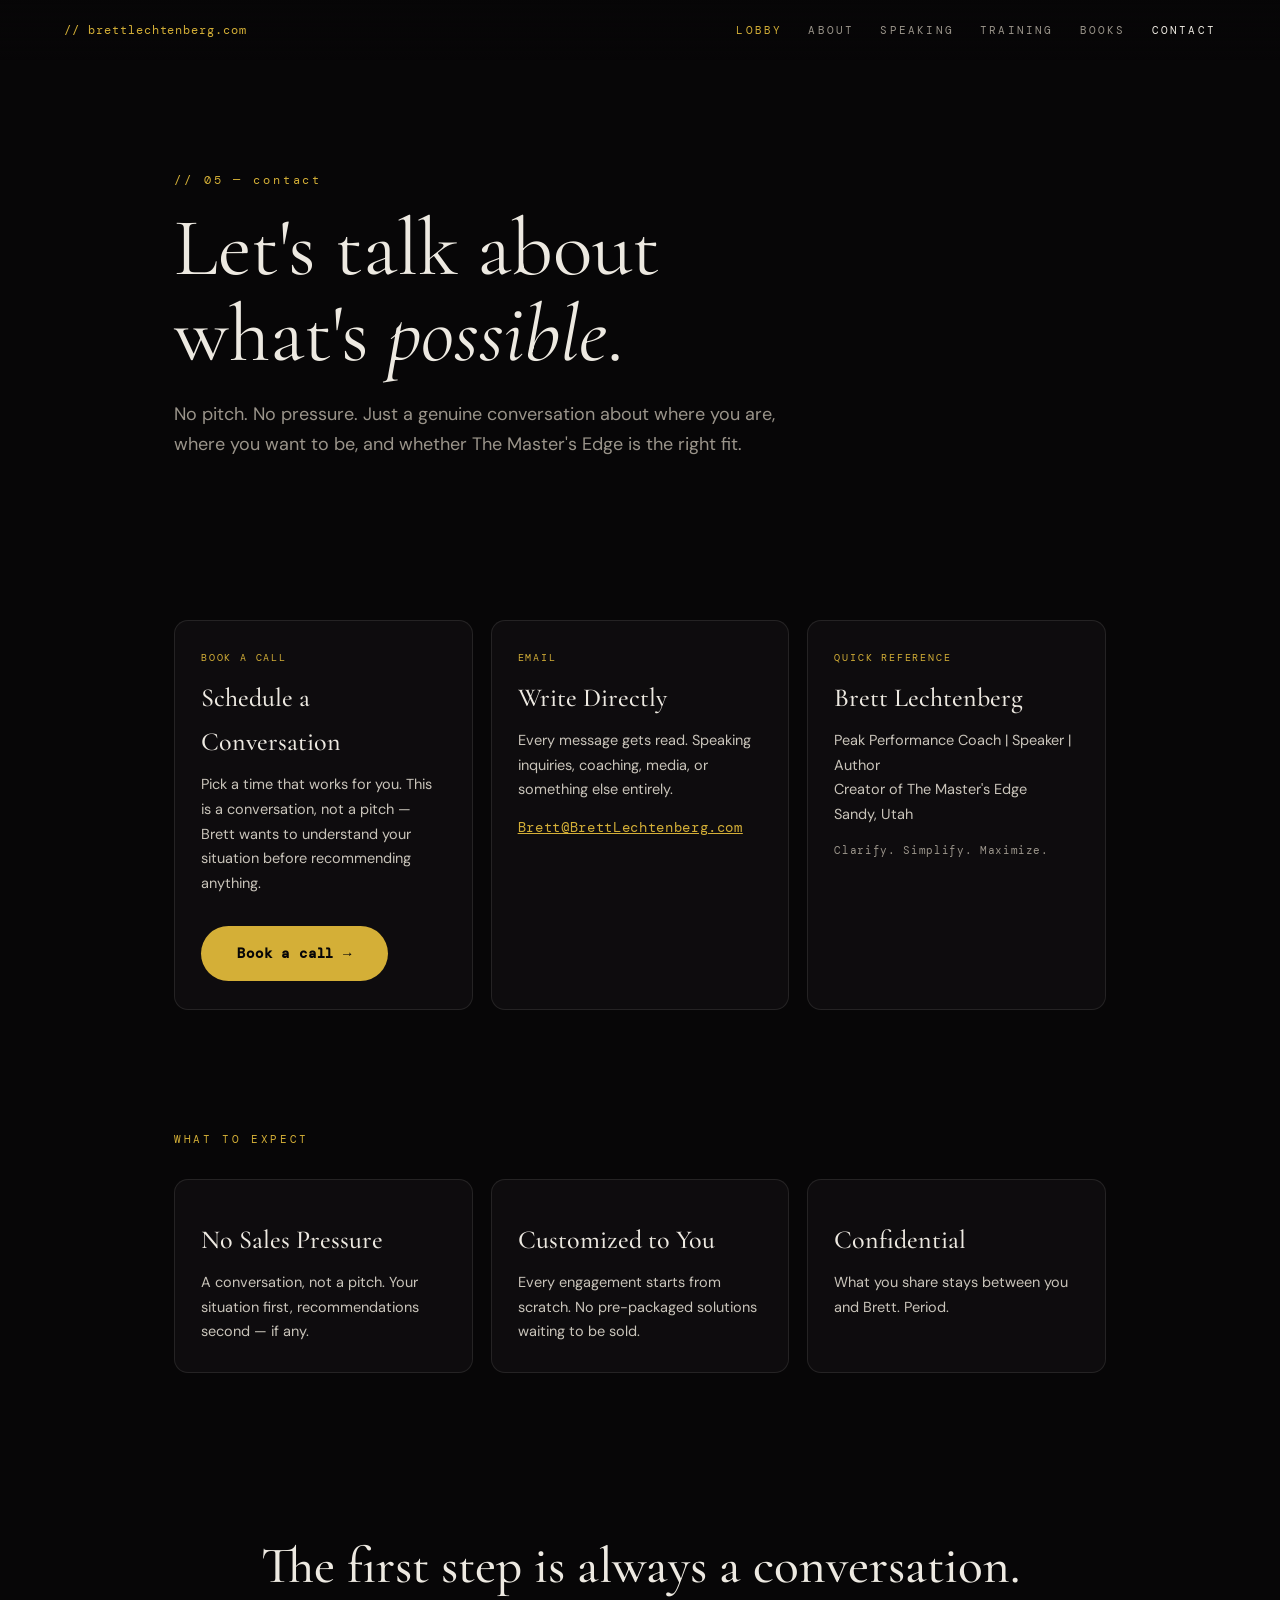
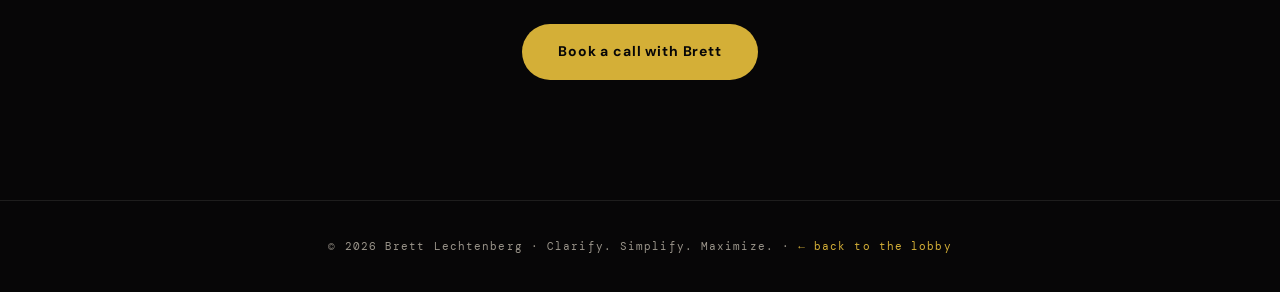
<file: contact.html>
<!DOCTYPE html>
<html lang="en">
<head>
<meta charset="UTF-8">
<meta name="viewport" content="width=device-width, initial-scale=1.0">
<title>Contact — Brett Lechtenberg</title>
<meta name="description" content="Let's talk about what's possible. No pitch. No pressure. Book a call with Brett Lechtenberg.">
<link rel="icon" href="/favicon.ico" sizes="any">
<link rel="icon" type="image/png" sizes="32x32" href="/assets/favicon-32.png">
<link rel="icon" type="image/png" sizes="192x192" href="/assets/favicon-192.png">
<link rel="apple-touch-icon" href="/assets/favicon-192.png">
<link rel="preconnect" href="https://fonts.googleapis.com">
<link rel="preconnect" href="https://fonts.gstatic.com" crossorigin>
<link href="https://fonts.googleapis.com/css2?family=Cormorant+Garamond:ital,wght@0,400;0,500;1,400&family=DM+Mono:wght@400;500&family=DM+Sans:wght@400;500;700&display=swap" rel="stylesheet">
<link rel="stylesheet" href="site.css">
</head>
<body>

<nav class="nav">
  <a class="nav-logo" href="index.html">// brettlechtenberg.com</a>
  <div class="nav-links">
    <a href="index.html" class="lobby-link">Lobby</a>
    <a href="about.html">About</a>
    <a href="speaking.html">Speaking</a>
    <a href="training.html">Training</a>
    <a href="books.html">Books</a>
    <a href="contact.html" class="active">Contact</a>
  </div>
</nav>

<header class="page-hero">
  <div class="eyebrow">// 05 — contact</div>
  <h1 class="display">Let's talk about<br>what's <em>possible</em>.</h1>
  <p class="lede">No pitch. No pressure. Just a genuine conversation about where you are, where you want to be, and whether The Master's Edge is the right fit.</p>
</header>

<section class="section">
  <div class="cards">
    <div class="card">
      <div class="tag">book a call</div>
      <h3>Schedule a Conversation</h3>
      <p>Pick a time that works for you. This is a conversation, not a pitch — Brett wants to understand your situation before recommending anything.</p>
      <div class="meta"><a class="btn" style="margin-top: 16px;" href="https://api.leadconnectorhq.com/widget/booking/SIk1yXBC2uMftMiRrBe9" target="_blank" rel="noopener">Book a call →</a></div>
    </div>
    <div class="card">
      <div class="tag">email</div>
      <h3>Write Directly</h3>
      <p>Every message gets read. Speaking inquiries, coaching, media, or something else entirely.</p>
      <div class="meta"><a href="mailto:Brett@BrettLechtenberg.com" style="color: var(--accent); font-size: 14px;">Brett@BrettLechtenberg.com</a></div>
    </div>
    <div class="card">
      <div class="tag">quick reference</div>
      <h3>Brett Lechtenberg</h3>
      <p>Peak Performance Coach | Speaker | Author<br>Creator of The Master's Edge<br>Sandy, Utah</p>
      <div class="meta">Clarify. Simplify. Maximize.</div>
    </div>
  </div>
</section>

<section class="section">
  <div class="section-label">What to expect</div>
  <div class="cards">
    <div class="card"><h3>No Sales Pressure</h3><p>A conversation, not a pitch. Your situation first, recommendations second — if any.</p></div>
    <div class="card"><h3>Customized to You</h3><p>Every engagement starts from scratch. No pre-packaged solutions waiting to be sold.</p></div>
    <div class="card"><h3>Confidential</h3><p>What you share stays between you and Brett. Period.</p></div>
  </div>
</section>

<div class="cta-band">
  <h2>The first step is always a conversation.</h2>
  <a class="btn" href="https://api.leadconnectorhq.com/widget/booking/SIk1yXBC2uMftMiRrBe9" target="_blank" rel="noopener">Book a call with Brett</a>
</div>

<footer class="footer">
  © 2026 Brett Lechtenberg · Clarify. Simplify. Maximize. · <a href="index.html">← back to the lobby</a>
</footer>

</body>
</html>
</file>
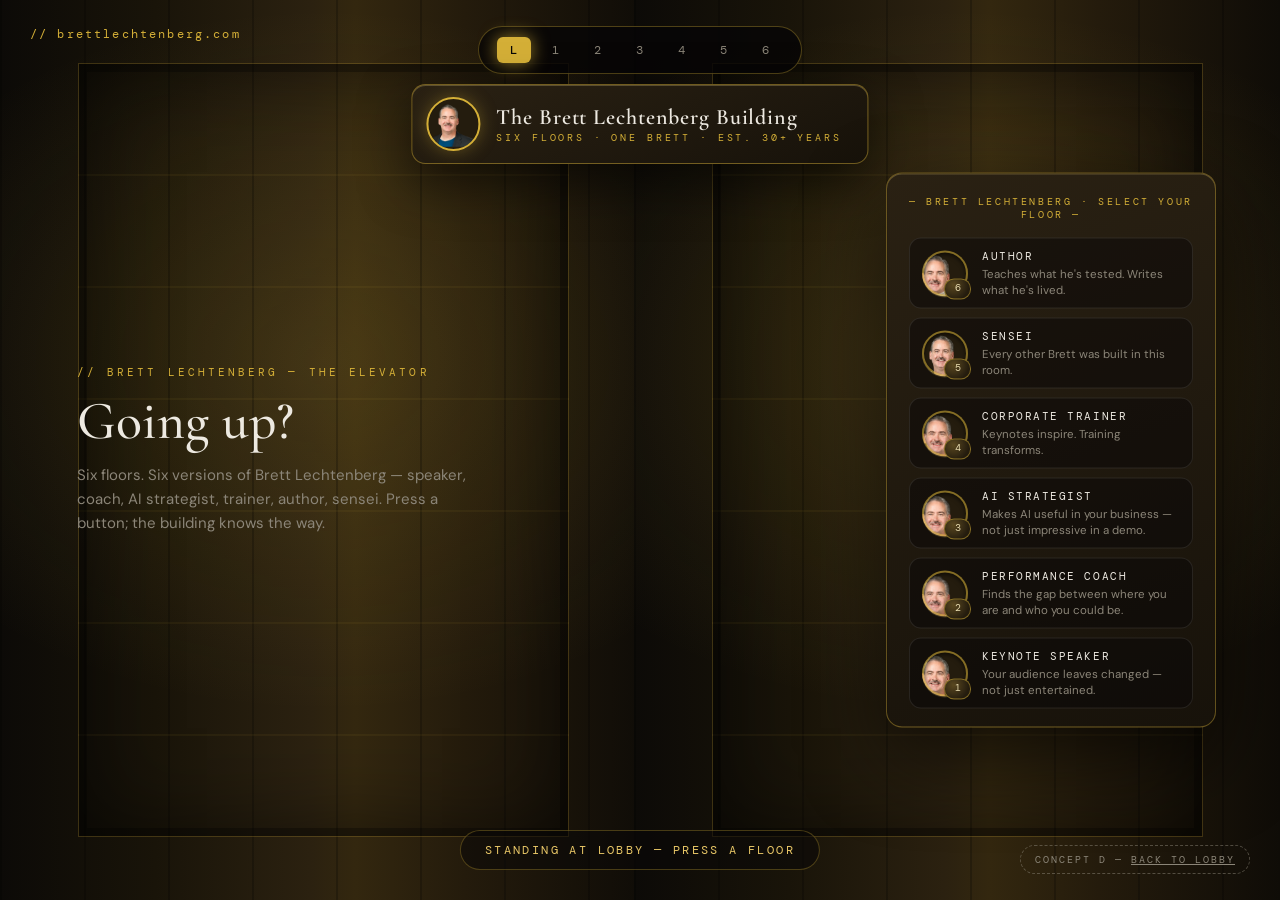
<file: elevator.html>
<!DOCTYPE html>
<html lang="en">
<head>
<meta charset="UTF-8">
<meta name="viewport" content="width=device-width, initial-scale=1.0">
<title>The Elevator — Brett Lechtenberg (concept)</title>
<meta name="description" content="Concept: step in, press a floor. Six ways to work with Brett Lechtenberg.">
<link rel="icon" href="/favicon.ico" sizes="any">
<link rel="icon" type="image/png" sizes="32x32" href="/assets/favicon-32.png">
<link rel="preconnect" href="https://fonts.googleapis.com">
<link rel="preconnect" href="https://fonts.gstatic.com" crossorigin>
<link href="https://fonts.googleapis.com/css2?family=Cormorant+Garamond:ital,wght@0,400;0,500;0,600;1,400&family=DM+Mono:wght@400;500&family=DM+Sans:wght@400;500;700&display=swap" rel="stylesheet">
<style>
:root { --bg: #070607; --text: #EDE9E1; --dim: #8B8578; --accent: #D4AF37; }
* { margin: 0; padding: 0; box-sizing: border-box; }
html, body { height: 100%; overflow: hidden; background: var(--bg); color: var(--text); font-family: 'DM Sans', sans-serif; }

/* ---------- dossier sits UNDER the doors ---------- */
#dossier {
  position: fixed; inset: 0; z-index: 5; display: none; overflow-y: auto; background: var(--bg);
}
#dossier.visible { display: block; }
.d-hero { position: relative; height: 74vh; background-size: cover; background-position: center; }
.d-hero::after { content: ''; position: absolute; inset: 0; background: linear-gradient(180deg, rgba(7,6,7,0.25) 0%, rgba(7,6,7,0) 35%, rgba(7,6,7,0.95) 100%); }
.d-hero-text { position: absolute; bottom: 40px; left: min(7vw, 90px); right: 7vw; z-index: 1; }
.d-eyebrow { font-family: 'DM Mono', monospace; font-size: 11px; letter-spacing: 0.24em; text-transform: uppercase; color: var(--accent); }
.d-hero-text h1 { font-family: 'Cormorant Garamond', serif; font-weight: 500; font-size: clamp(38px, 6vw, 76px); margin-top: 10px; }
.d-line { margin-top: 8px; font-size: 16px; color: var(--dim); }
.d-body { padding: 56px min(7vw, 90px) 100px; max-width: 1000px; }
.d-body h2 { font-family: 'Cormorant Garamond', serif; font-weight: 500; font-size: 30px; }
.d-about { margin-top: 16px; font-size: 16.5px; line-height: 1.75; color: #C9C3B8; }
.d-stats { margin-top: 38px; display: grid; grid-template-columns: repeat(3, 1fr); gap: 16px; }
.d-stats .s { border: 1px solid rgba(237, 233, 225, 0.1); border-radius: 12px; padding: 18px; }
.d-stats b { display: block; font-family: 'Cormorant Garamond', serif; font-weight: 600; font-size: 26px; color: var(--accent); }
.d-stats span { display: block; margin-top: 5px; font-size: 12.5px; color: var(--dim); }
.d-engage-label { margin-top: 44px; font-family: 'DM Mono', monospace; font-size: 11px; letter-spacing: 0.24em; text-transform: uppercase; color: var(--accent); }
.d-engage { margin-top: 12px; font-size: 16.5px; line-height: 1.7; }
.d-cta { margin-top: 36px; display: inline-block; text-decoration: none; color: var(--bg); background: var(--accent); font-weight: 700; font-size: 14px; letter-spacing: 0.06em; padding: 15px 34px; border-radius: 40px; }
#d-back {
  position: fixed; top: 24px; left: 26px; z-index: 45; display: none;
  border: 1px solid rgba(237, 233, 225, 0.18); background: rgba(10, 8, 8, 0.6);
  color: var(--text); border-radius: 30px; padding: 10px 22px; cursor: pointer;
  font-family: 'DM Mono', monospace; font-size: 12px; letter-spacing: 0.14em; backdrop-filter: blur(10px);
}
#d-back:hover { border-color: var(--accent); color: var(--accent); }

/* ---------- the doors (cover everything) ---------- */
#doors { position: fixed; inset: 0; z-index: 10; pointer-events: none; }
.door {
  position: absolute; top: 0; bottom: 0; width: 50.5%;
  background:
    repeating-linear-gradient(90deg, rgba(0, 0, 0, 0.22) 0 2px, transparent 2px 84px),
    radial-gradient(ellipse 120% 60% at 50% 40%, rgba(212, 175, 55, 0.14) 0%, transparent 65%),
    linear-gradient(90deg, #0C0A07 0%, #191409 24%, #2B2110 48%, #33270F 55%, #241B0C 72%, #0F0C07 100%);
  transition: transform 1.4s cubic-bezier(0.65, 0, 0.25, 1);
  will-change: transform;
}
.door::before {  /* art-deco inset panel */
  content: ''; position: absolute; inset: 7% 12%;
  border: 1px solid rgba(212, 175, 55, 0.22);
  box-shadow: inset 0 0 0 8px rgba(0, 0, 0, 0.3), inset 0 0 90px rgba(0, 0, 0, 0.55);
  background: repeating-linear-gradient(180deg, transparent 0 110px, rgba(212, 175, 55, 0.06) 110px 112px);
}
#door-l { left: 0; }
#door-r { right: 0; }
#door-l::after {
  content: ''; position: absolute; right: 0; top: 0; bottom: 0; width: 3px;
  background: linear-gradient(180deg, rgba(255, 226, 140, 0.5), rgba(120, 90, 30, 0.55), rgba(255, 226, 140, 0.45));
}
body.open #door-l { transform: translateX(-101%); }
body.open #door-r { transform: translateX(101%); }
/* ride shake */
body.riding #doors { animation: hum 0.42s ease-in-out infinite; }
@keyframes hum { 0%, 100% { transform: translateY(0); } 50% { transform: translateY(1.6px); } }

/* ---------- floor indicator ---------- */
#indicator {
  position: fixed; top: 26px; left: 50%; transform: translateX(-50%); z-index: 20;
  display: flex; gap: 8px; align-items: center;
  background: rgba(7, 6, 7, 0.82); border: 1px solid rgba(212, 175, 55, 0.35); border-radius: 30px;
  padding: 10px 18px; transition: opacity 0.5s;
}
.ind {
  width: 34px; height: 26px; display: grid; place-items: center; border-radius: 6px;
  font-family: 'DM Mono', monospace; font-size: 12px; letter-spacing: 0.06em; color: var(--dim);
  transition: background 0.2s, color 0.2s, box-shadow 0.2s;
}
.ind.lit { background: var(--accent); color: var(--bg); font-weight: 500; box-shadow: 0 0 18px color-mix(in srgb, var(--accent) 70%, transparent); }

/* ---------- brass panel ---------- */
#panel {
  position: fixed; right: min(5vw, 70px); top: 50%; transform: translateY(-50%); z-index: 20;
  width: min(330px, 86vw);
  background: linear-gradient(160deg, #2A2113 0%, #17120A 100%);
  border: 1px solid rgba(212, 175, 55, 0.4); border-radius: 16px;
  box-shadow: 0 30px 80px rgba(0, 0, 0, 0.6), inset 0 1px 0 rgba(255, 226, 140, 0.25);
  padding: 22px 22px 18px; transition: opacity 0.5s;
}
#panel .p-label { font-family: 'DM Mono', monospace; font-size: 10px; letter-spacing: 0.26em; text-transform: uppercase; color: var(--accent); text-align: center; }
#floors { margin-top: 16px; display: grid; gap: 9px; }
.floor {
  display: flex; align-items: center; gap: 14px; width: 100%;
  background: rgba(7, 6, 7, 0.45); border: 1px solid rgba(237, 233, 225, 0.1); border-radius: 12px;
  padding: 9px 12px; cursor: pointer; text-align: left; color: var(--text);
  transition: border-color 0.25s, background 0.25s, transform 0.15s;
  -webkit-tap-highlight-color: transparent; font-family: inherit;
}
.floor:hover { border-color: var(--fl-accent); background: rgba(15, 12, 8, 0.75); transform: translateX(-3px); }
.floor.lit { border-color: var(--fl-accent); }
/* portrait button — Brett's face in each outfit, floor number badge on the corner */
.floor .f-btn {
  flex: 0 0 auto; width: 46px; height: 46px; border-radius: 50%; position: relative;
  background-color: #241C0E;
  background-size: 215% auto; background-repeat: no-repeat; background-position: 56% 3px;
  border: 2px solid rgba(212, 175, 55, 0.55);
  box-shadow: inset 0 2px 4px rgba(0, 0, 0, 0.6), 0 1px 0 rgba(255, 226, 140, 0.18);
  transition: box-shadow 0.25s, border-color 0.25s;
}
.floor .f-btn::after {
  content: attr(data-floor); position: absolute; right: -5px; bottom: -5px;
  min-width: 19px; height: 19px; padding: 0 3px; border-radius: 10px;
  display: grid; place-items: center;
  font-family: 'DM Mono', monospace; font-size: 9.5px; color: #E9DCB0;
  background: radial-gradient(circle at 34% 30%, #5A4820, #241C0E 72%);
  border: 1px solid rgba(212, 175, 55, 0.5);
}
.floor.lit .f-btn, .floor:hover .f-btn {
  border-color: var(--fl-accent);
  box-shadow: 0 0 22px color-mix(in srgb, var(--fl-accent) 75%, transparent);
}
.floor.lit .f-btn::after { background: var(--fl-accent); color: var(--bg); border-color: transparent; }
.floor .f-name { font-family: 'DM Mono', monospace; font-size: 11px; letter-spacing: 0.14em; text-transform: uppercase; }
.floor .f-power { margin-top: 3px; font-size: 11.5px; line-height: 1.35; color: var(--dim); }
body.riding .floor { pointer-events: none; }

/* ---------- building plaque above the doors ---------- */
#plaque {
  position: fixed; top: 84px; left: 50%; transform: translateX(-50%); z-index: 20;
  display: flex; align-items: center; gap: 16px; transition: opacity 0.5s;
  background: linear-gradient(160deg, #2A2113 0%, #17120A 100%);
  border: 1px solid rgba(212, 175, 55, 0.45); border-radius: 14px;
  box-shadow: 0 18px 50px rgba(0, 0, 0, 0.55), inset 0 1px 0 rgba(255, 226, 140, 0.25);
  padding: 12px 26px 12px 14px;
}
#plaque .pl-face {
  width: 54px; height: 54px; border-radius: 50%; flex: 0 0 auto;
  background: url(assets/plaque-face.png) center / cover no-repeat #241C0E;
  border: 2px solid var(--accent);
  box-shadow: 0 0 18px rgba(212, 175, 55, 0.35);
}
#plaque .pl-name { font-family: 'Cormorant Garamond', serif; font-weight: 600; font-size: 22px; letter-spacing: 0.04em; white-space: nowrap; }
#plaque .pl-sub { margin-top: 2px; font-family: 'DM Mono', monospace; font-size: 9.5px; letter-spacing: 0.3em; text-transform: uppercase; color: var(--accent); white-space: nowrap; }

/* ---------- title / hud ---------- */
#hud-top { position: fixed; top: 26px; left: 30px; z-index: 20; font-family: 'DM Mono', monospace; font-size: 12px; letter-spacing: 0.18em; color: var(--accent); transition: opacity 0.5s; }
#hud-top a { color: var(--accent); text-decoration: none; }
#concept-tag {
  position: fixed; bottom: 26px; right: 30px; z-index: 20; transition: opacity 0.5s;
  font-family: 'DM Mono', monospace; font-size: 10px; letter-spacing: 0.2em; text-transform: uppercase;
  color: var(--dim); border: 1px dashed rgba(139, 133, 120, 0.5); border-radius: 20px; padding: 7px 14px;
}
#concept-tag a { color: var(--dim); }
#title { position: fixed; left: min(6vw, 80px); top: 50%; transform: translateY(-50%); z-index: 20; max-width: 400px; transition: opacity 0.5s; }
#title .t-eyebrow { font-family: 'DM Mono', monospace; font-size: 11px; letter-spacing: 0.28em; text-transform: uppercase; color: var(--accent); }
#title h1 { font-family: 'Cormorant Garamond', serif; font-weight: 500; font-size: clamp(34px, 4.2vw, 62px); line-height: 1.05; margin-top: 14px; }
#title p { margin-top: 14px; font-size: 15px; line-height: 1.6; color: var(--dim); }
#status {
  position: fixed; bottom: 30px; left: 50%; transform: translateX(-50%); z-index: 20;
  font-family: 'DM Mono', monospace; font-size: 12px; letter-spacing: 0.2em; text-transform: uppercase; color: #E9C767;
  background: rgba(10, 8, 8, 0.55); border: 1px solid rgba(212, 175, 55, 0.3); border-radius: 30px;
  padding: 11px 24px; white-space: nowrap; transition: opacity 0.4s;
}
body.arrived #panel, body.arrived #title, body.arrived #indicator, body.arrived #hud-top,
body.arrived #concept-tag, body.arrived #status, body.arrived #plaque { opacity: 0; pointer-events: none; }

/* ---------- mobile ---------- */
@media (orientation: portrait) and (max-width: 820px), (max-height: 560px) {
  #hud-top, #concept-tag { display: none; }
  #title { display: none; }
  #plaque { top: 64px; padding: 9px 18px 9px 10px; gap: 11px; max-width: calc(100% - 24px); }
  #plaque .pl-face { width: 42px; height: 42px; }
  #plaque .pl-name { font-size: 16px; }
  #plaque .pl-sub { font-size: 8px; letter-spacing: 0.22em; }
  #panel { right: 50%; transform: translate(50%, 0); top: auto; bottom: 76px; }
  #indicator { top: 18px; padding: 8px 12px; gap: 5px; }
  .ind { width: 28px; height: 22px; font-size: 10.5px; }
  #status { bottom: 22px; font-size: 10px; }
  .d-hero { height: 60vh; }
  .d-hero-text { left: 22px; right: 22px; }
  .d-body { padding: 44px 22px 90px; }
  .d-stats { grid-template-columns: 1fr; gap: 12px; }
}
</style>
</head>
<body>

<div id="dossier">
  <div class="d-hero" id="d-hero">
    <div class="d-hero-text">
      <div class="d-eyebrow" id="d-eyebrow"></div>
      <h1 id="d-name"></h1>
      <div class="d-line" id="d-line"></div>
    </div>
  </div>
  <div class="d-body">
    <h2 id="d-abouth"></h2>
    <p class="d-about" id="d-about"></p>
    <div class="d-stats" id="d-stats"></div>
    <div class="d-engage-label">// how to engage</div>
    <p class="d-engage" id="d-engage"></p>
    <a class="d-cta" href="contact.html">Start the conversation &rarr;</a>
  </div>
</div>
<button id="d-back">&larr; back to the elevator</button>

<div id="doors">
  <div class="door" id="door-l"></div>
  <div class="door" id="door-r"></div>
</div>

<div id="indicator"></div>
<div id="hud-top">// <a href="index.html">brettlechtenberg.com</a></div>
<div id="concept-tag">concept d — <a href="index.html">back to lobby</a></div>

<div id="plaque">
  <div class="pl-face"></div>
  <div>
    <div class="pl-name">The Brett Lechtenberg Building</div>
    <div class="pl-sub">six floors &middot; one brett &middot; est. 30+ years</div>
  </div>
</div>

<div id="title">
  <div class="t-eyebrow">// brett lechtenberg &mdash; the elevator</div>
  <h1>Going up?</h1>
  <p>Six floors. Six versions of Brett Lechtenberg — speaker, coach, AI strategist, trainer, author, sensei. Press a button; the building knows the way.</p>
</div>

<div id="panel">
  <div class="p-label">— brett lechtenberg · select your floor —</div>
  <div id="floors"></div>
</div>

<div id="status">standing at lobby &mdash; press a floor</div>

<script>
const SUITES = [
  { key: 'speaker', name: 'The Keynote Speaker', accent: '#D4AF37', floor: '1',
    power: 'Your audience leaves changed — not just entertained.',
    line: 'Keynotes, corporate training, and workshops.',
    aboutH: 'Transformation over transaction.',
    about: 'Science-backed keynotes built on the Master\'s Edge methodology — First Principles to clarify, Frontloading to simplify, and Flow to maximize — tailored to your room, your industry, and your outcomes. From Fortune 500 teams like American Express and Delta to chambers of commerce and championship locker rooms, Brett delivers transformation that outlasts the event.',
    stats: [['4 Lanes', 'one methodology'], ['Fortune 500', 'AmEx · Delta · Citigroup'], ['60–90 min', 'keynote to full-day']],
    engage: 'Booking keynotes, corporate trainings, and workshops. If your event needs energy AND substance — with tools your people use Monday morning — this is the suite.' },
  { key: 'coach', name: 'The Performance Coach', accent: '#C4324A', floor: '2',
    power: 'Finds the gap between where you are and who you could be.',
    line: 'The Master\'s Edge — Clarify. Simplify. Maximize.',
    aboutH: 'A proven system for peak performance.',
    about: 'The Master\'s Edge is Brett\'s proprietary coaching methodology — built on 30+ years of real-world business ownership, original flow state research validated by the Flow Research Collective, and the same progressive mastery framework that creates black belts. He only teaches what he\'s tested in his own business. That\'s the difference.',
    stats: [['30+', 'years in business'], ['Flow Research', 'validated methodology'], ['3 Pillars', 'mindset · skillset · systems']],
    engage: 'Taking a limited number of private coaching clients — leaders, teams, and business owners ready to operate differently. No pitch. No pressure. Bring a real goal.' },
  { key: 'ai', name: 'The AI Strategist', accent: '#3FC1C9', floor: '3',
    power: 'Makes AI useful in your business — not just impressive in a demo.',
    line: 'AI strategy, implementation, and training for real-world businesses.',
    aboutH: 'From AI-curious to AI-operational.',
    about: 'AI strategy and implementation for real-world people and businesses — no hype, no jargon, no shelf-ware. Brett maps AI to the problems actually costing you time and money, and builds working workflows with you: your team ships a functioning AI workflow before they leave the room. The tools change weekly; the thinking is what he teaches.',
    stats: [['Hands-On', 'your team builds it live'], ['Real Workflows', 'shipped, not demoed'], ['No Hype', 'AI for real-world business']],
    engage: 'Booking AI strategy sessions, implementation sprints, and team trainings. Bring the bottleneck — Brett will show you where AI actually fits, and where it doesn\'t.' },
  { key: 'trainer', name: 'The Corporate Trainer', accent: '#9AA5A0', floor: '4',
    power: 'Keynotes inspire. Training transforms.',
    line: 'Hands-on workshops. Tools they use Monday morning.',
    aboutH: 'Train the team you actually have.',
    about: 'Hands-on workshops built on the Master\'s Edge — customized to your team, your industry, and the problem you\'re actually solving. Winning Team Culture. The AI Edge. Reclaiming The Clock. The Honest Close. No off-the-shelf content, no recycled decks.',
    stats: [['4 Workshops', 'culture · AI · time · sales'], ['Hands-On', 'build it before you leave'], ['90 min', 'to multi-phase programs']],
    engage: 'Booking half-day and full-day trainings. Tell Brett the problem you\'re solving — he\'ll tell you honestly if he\'s the right fit.' },
  { key: 'author', name: 'The Author', accent: '#E8C84A', floor: '6',
    power: 'Teaches what he\'s tested. Writes what he\'s lived.',
    line: 'Seven books. Five bestsellers.',
    aboutH: 'Ideas that have helped thousands.',
    about: 'Seven books, five bestsellers — including three #1 Amazon bestsellers. Reclaiming The Clock on time and focus; The Anti-Bully Program and The Anti-Cyber Bully Program, nationally recognized and featured in USA Today; The Ultimate Travel Safety Program; Protecting Your Castle; and Bullyproof. The seventh — The Master\'s Edge, the definitive guide to his peak performance methodology — is forthcoming.',
    stats: [['7 Books', '5 bestsellers'], ['#1 Amazon', 'three times'], ['USA Today', 'national coverage']],
    engage: 'Media appearances, podcast interviews, and bulk orders for teams. Start with the free one — How to Build a Rockstar Team. The books are the door; walk through it.' },
  { key: 'sensei', name: 'The Sensei', accent: '#C0392B', floor: '5',
    power: 'Every other Brett was built in this room.',
    line: 'Martial arts mastery — 30+ years on the mat.',
    aboutH: 'Where the method was forged.',
    about: 'Before the keynotes, the coaching, and the AI workflows, there was the mat. Brett has spent 30+ years in the martial arts — building Personal Mastery Martial Arts in Utah, coaching students from first bow to black belt, and turning the dojo\'s progressive mastery framework into the Master\'s Edge methodology. His nationally recognized Anti-Bully and Anti-Cyber Bully programs came out of this room too. The dojo is where he learned the truth he teaches everywhere else: mastery is built, not born.',
    stats: [['30+', 'years on the mat'], ['Black Belt', 'progressive mastery framework'], ['Bullyproof', 'nationally recognized programs']],
    engage: 'Martial arts training, self-defense workshops, and anti-bully programs for schools, families, and teams. This is the room people don\'t expect — and the one that explains all the others.' },
];

/* floor strip: lobby at left, then up */
const STRIP = ['L', '1', '2', '3', '4', '5', '6'];
let at = 'L', riding = false, arrivedIdx = -1;

/* indicator */
const ind = document.getElementById('indicator');
STRIP.forEach(f => {
  const c = document.createElement('div');
  c.className = 'ind'; c.dataset.f = f; c.textContent = f;
  ind.appendChild(c);
});
function light(f) {
  at = f;
  ind.querySelectorAll('.ind').forEach(c => c.classList.toggle('lit', c.dataset.f === f));
}
light('L');

/* panel — floors listed top-down: 6 5 4 3 2 1 */
const floorsEl = document.getElementById('floors');
const ORDER = [4, 5, 3, 2, 1, 0]; // SUITES indices: author, sensei, trainer, ai, coach, speaker
ORDER.forEach(i => {
  const s = SUITES[i];
  const b = document.createElement('button');
  b.className = 'floor'; b.style.setProperty('--fl-accent', s.accent);
  b.innerHTML = `
    <span class="f-btn" data-floor="${s.floor}" style="background-image:url(assets/${s.key}-cut.png)"></span>
    <span>
      <span class="f-name">${s.name.replace('The ', '')}</span>
      <span class="f-power" style="display:block">${s.power}</span>
    </span>`;
  b.addEventListener('click', () => ride(i, b));
  floorsEl.appendChild(b);
});

/* soft two-tone ding (WebAudio, fires on user-gesture-initiated ride) */
function ding() {
  try {
    const ctx = new (window.AudioContext || window.webkitAudioContext)();
    [[830, 0], [622, 0.18]].forEach(([f, t]) => {
      const o = ctx.createOscillator(), g = ctx.createGain();
      o.type = 'sine'; o.frequency.value = f;
      g.gain.setValueAtTime(0.0001, ctx.currentTime + t);
      g.gain.exponentialRampToValueAtTime(0.08, ctx.currentTime + t + 0.02);
      g.gain.exponentialRampToValueAtTime(0.0001, ctx.currentTime + t + 0.6);
      o.connect(g).connect(ctx.destination);
      o.start(ctx.currentTime + t); o.stop(ctx.currentTime + t + 0.7);
    });
  } catch (e) { /* audio blocked — ride silently */ }
}

const statusEl = document.getElementById('status');
function ride(i, btn) {
  if (riding || document.body.classList.contains('arrived')) return;
  riding = true;
  const s = SUITES[i];
  document.documentElement.style.setProperty('--accent', s.accent);
  document.querySelectorAll('.floor').forEach(f => f.classList.remove('lit'));
  if (btn) btn.classList.add('lit');
  document.body.classList.add('riding');
  statusEl.textContent = (STRIP.indexOf(s.floor) > STRIP.indexOf(at) ? 'going up — ' : 'going down — ') + s.name.toLowerCase();

  /* step the indicator floor by floor */
  const from = STRIP.indexOf(at), to = STRIP.indexOf(s.floor);
  const dir = to > from ? 1 : -1;
  const steps = [];
  for (let f = from + dir; dir > 0 ? f <= to : f >= to; f += dir) steps.push(STRIP[f]);
  const PER = 520;
  steps.forEach((f, n) => setTimeout(() => light(f), PER * (n + 1)));

  const total = PER * (steps.length + 1);
  setTimeout(() => {
    document.body.classList.remove('riding');
    ding();
    statusEl.textContent = `floor ${s.floor} — ${s.name.toLowerCase()}`;
  }, total);
  setTimeout(() => { openDossier(i); }, total + 650);
}

function openDossier(i) {
  arrivedIdx = i;
  const s = SUITES[i];
  document.getElementById('d-hero').style.backgroundImage = `url(assets/${s.key}-hero.jpg)`;
  document.getElementById('d-eyebrow').textContent = `// floor ${s.floor} — you have arrived`;
  document.getElementById('d-name').textContent = s.name;
  document.getElementById('d-line').textContent = s.line;
  document.getElementById('d-abouth').textContent = s.aboutH;
  document.getElementById('d-about').textContent = s.about;
  document.getElementById('d-stats').innerHTML = s.stats.map(x => `<div class="s"><b>${x[0]}</b><span>${x[1]}</span></div>`).join('');
  document.getElementById('d-engage').textContent = s.engage;
  document.getElementById('dossier').classList.add('visible');
  document.body.classList.add('arrived');
  requestAnimationFrame(() => requestAnimationFrame(() => {
    document.body.classList.add('open');           // doors part, revealing the room
    setTimeout(() => { document.getElementById('d-back').style.display = 'block'; riding = false; }, 900);
  }));
}

function back() {
  if (!document.body.classList.contains('arrived') || riding) return;
  riding = true;
  document.getElementById('d-back').style.display = 'none';
  document.body.classList.remove('open');          // doors close over the room
  setTimeout(() => {
    document.getElementById('dossier').classList.remove('visible');
    document.getElementById('dossier').scrollTop = 0;
    document.body.classList.remove('arrived');
    document.querySelectorAll('.floor').forEach(f => f.classList.remove('lit'));
    statusEl.textContent = `standing at floor ${SUITES[arrivedIdx].floor} — press a floor`;
    riding = false;
  }, 1450);
}
document.getElementById('d-back').addEventListener('click', back);
addEventListener('keydown', e => {
  if (e.key === 'Escape') back();
  const n = parseInt(e.key);
  if (n >= 1 && n <= 6 && !riding && !document.body.classList.contains('arrived')) {
    const idx = ORDER[n - 1];
    ride(idx, floorsEl.children[n - 1]);
  }
});
</script>
</body>
</html>
</file>
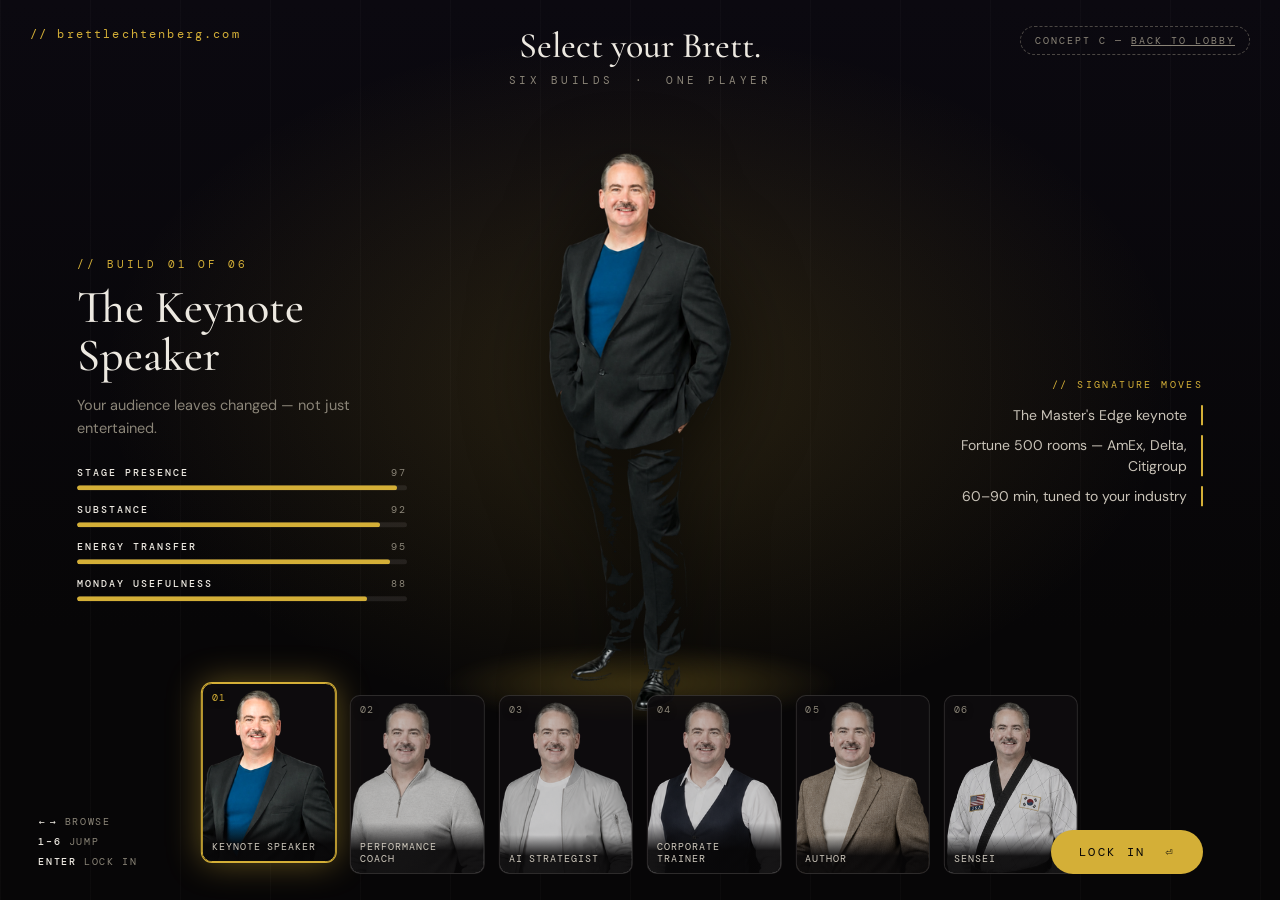
<file: select.html>
<!DOCTYPE html>
<html lang="en">
<head>
<meta charset="UTF-8">
<meta name="viewport" content="width=device-width, initial-scale=1.0">
<title>Select Your Brett — Brett Lechtenberg (concept)</title>
<meta name="description" content="Concept: character-select. Four builds of Brett Lechtenberg — pick yours and lock in.">
<link rel="icon" href="/favicon.ico" sizes="any">
<link rel="icon" type="image/png" sizes="32x32" href="/assets/favicon-32.png">
<link rel="preconnect" href="https://fonts.googleapis.com">
<link rel="preconnect" href="https://fonts.gstatic.com" crossorigin>
<link href="https://fonts.googleapis.com/css2?family=Cormorant+Garamond:ital,wght@0,400;0,500;0,600;1,400&family=DM+Mono:wght@400;500&family=DM+Sans:wght@400;500;700&display=swap" rel="stylesheet">
<style>
:root { --bg: #070607; --text: #EDE9E1; --dim: #8B8578; --accent: #D4AF37; }
* { margin: 0; padding: 0; box-sizing: border-box; }
html, body { height: 100%; overflow: hidden; background: var(--bg); color: var(--text); font-family: 'DM Sans', sans-serif; }

/* ---------- stage ---------- */
#stage { position: fixed; inset: 0; transition: opacity 0.5s; }
#stage::before {
  content: ''; position: absolute; inset: 0;
  background:
    radial-gradient(ellipse 60% 55% at 50% 42%, color-mix(in srgb, var(--accent) 16%, transparent) 0%, transparent 70%),
    repeating-linear-gradient(90deg, rgba(237, 233, 225, 0.025) 0 1px, transparent 1px 90px),
    linear-gradient(180deg, #0B0910 0%, #070607 70%);
  transition: background 0.5s;
}
/* floor disc under the figure */
#floor {
  position: absolute; left: 50%; top: 76%; width: min(46vh, 560px); height: 9vh;
  transform: translate(-50%, -50%);
  background: radial-gradient(ellipse at center, color-mix(in srgb, var(--accent) 38%, transparent) 0%, transparent 68%);
  filter: blur(4px); opacity: 0.8; transition: background 0.5s;
}

/* ---------- big preview figure ---------- */
#preview {
  position: absolute; left: 50%; bottom: 21vh; height: 62vh; aspect-ratio: var(--fig-ar, 0.32);
  transform: translateX(-50%);
  background-size: contain; background-repeat: no-repeat; background-position: bottom center;
  filter: drop-shadow(0 24px 40px rgba(0, 0, 0, 0.65));
  transition: opacity 0.18s ease-out;
}
#preview.swap { opacity: 0; }

/* ---------- name + readout (left column) ---------- */
#readout { position: absolute; left: min(6vw, 80px); top: 50%; transform: translateY(-56%); max-width: 330px; z-index: 3; }
#r-tag { font-family: 'DM Mono', monospace; font-size: 11px; letter-spacing: 0.28em; text-transform: uppercase; color: var(--accent); }
#r-name { font-family: 'Cormorant Garamond', serif; font-weight: 500; font-size: clamp(34px, 3.6vw, 54px); line-height: 1.05; margin-top: 12px; }
#r-power { margin-top: 14px; font-size: 14.5px; line-height: 1.6; color: var(--dim); }
#stats { margin-top: 26px; display: grid; gap: 13px; }
.stat .s-label { display: flex; justify-content: space-between; font-family: 'DM Mono', monospace; font-size: 10px; letter-spacing: 0.2em; text-transform: uppercase; color: var(--dim); }
.stat .s-label b { color: var(--text); font-weight: 500; }
.stat .s-track { margin-top: 6px; height: 5px; border-radius: 3px; background: rgba(237, 233, 225, 0.09); overflow: hidden; }
.stat .s-fill { height: 100%; border-radius: 3px; background: var(--accent); width: 0; transition: width 0.55s cubic-bezier(0.2, 0.7, 0.3, 1); }

/* ---------- specialty readout (right column) ---------- */
#loadout { position: absolute; right: min(6vw, 80px); top: 50%; transform: translateY(-56%); max-width: 300px; z-index: 3; text-align: right; }
#l-label { font-family: 'DM Mono', monospace; font-size: 10px; letter-spacing: 0.24em; text-transform: uppercase; color: var(--accent); }
#l-items { margin-top: 14px; display: grid; gap: 10px; }
.l-item { font-size: 14px; color: #C9C3B8; border-right: 2px solid var(--accent); padding-right: 14px; line-height: 1.45; }

/* ---------- header / footer ---------- */
#hud-top { position: fixed; top: 26px; left: 30px; z-index: 20; font-family: 'DM Mono', monospace; font-size: 12px; letter-spacing: 0.18em; color: var(--accent); }
#hud-top a { color: var(--accent); text-decoration: none; }
#concept-tag {
  position: fixed; top: 26px; right: 30px; z-index: 20;
  font-family: 'DM Mono', monospace; font-size: 10px; letter-spacing: 0.2em; text-transform: uppercase;
  color: var(--dim); border: 1px dashed rgba(139, 133, 120, 0.5); border-radius: 20px; padding: 7px 14px;
}
#concept-tag a { color: var(--dim); }
#title { position: fixed; top: 24px; left: 50%; transform: translateX(-50%); z-index: 20; text-align: center; }
#title h1 { font-family: 'Cormorant Garamond', serif; font-weight: 500; font-size: clamp(24px, 2.8vw, 38px); }
#title p { margin-top: 6px; font-family: 'DM Mono', monospace; font-size: 11px; letter-spacing: 0.32em; text-transform: uppercase; color: var(--dim); }

/* ---------- roster cards ---------- */
#roster {
  position: fixed; bottom: 26px; left: 50%; transform: translateX(-50%); z-index: 10;
  display: flex; gap: 14px; align-items: flex-end;
}
.card {
  position: relative; width: clamp(96px, 10.5vw, 148px); aspect-ratio: 3 / 4; border-radius: 10px;
  overflow: hidden; cursor: pointer; -webkit-tap-highlight-color: transparent;
  border: 1px solid rgba(237, 233, 225, 0.14); background: rgba(15, 13, 15, 0.8);
  transition: transform 0.25s, border-color 0.25s, box-shadow 0.25s;
}
.card .c-fig {
  position: absolute; inset: 0;
  background-size: 112% auto; background-repeat: no-repeat; background-position: center 6px;
  filter: saturate(0.55) brightness(0.8); transition: filter 0.25s;
}
.card .c-num {
  position: absolute; top: 7px; left: 9px; z-index: 2;
  font-family: 'DM Mono', monospace; font-size: 10px; letter-spacing: 0.12em; color: var(--dim);
  text-shadow: 0 1px 6px rgba(0, 0, 0, 0.9);
}
.card .c-name {
  position: absolute; bottom: 0; left: 0; right: 0; z-index: 2; padding: 18px 9px 8px;
  background: linear-gradient(180deg, transparent 0%, rgba(7, 6, 7, 0.92) 55%);
  font-family: 'DM Mono', monospace; font-size: 9.5px; letter-spacing: 0.1em; text-transform: uppercase; color: #CFC9BD;
}
.card:hover .c-fig, .card.active .c-fig { filter: saturate(1) brightness(1.05); }
.card.active {
  transform: translateY(-12px);
  border-color: var(--card-accent);
  box-shadow: 0 0 0 1px var(--card-accent), 0 0 34px color-mix(in srgb, var(--card-accent) 45%, transparent);
}
.card.active .c-num { color: var(--card-accent); }

/* ---------- lock-in button ---------- */
#lockin {
  position: fixed; bottom: 26px; right: min(6vw, 80px); z-index: 10;
  font-family: 'DM Mono', monospace; font-size: 12px; letter-spacing: 0.22em; text-transform: uppercase;
  color: var(--bg); background: var(--accent); border: none; border-radius: 30px;
  padding: 14px 28px; cursor: pointer; transition: background 0.4s, transform 0.15s;
  animation: lockpulse 2.4s ease-in-out infinite;
}
#lockin:hover { transform: scale(1.05); }
@keyframes lockpulse { 0%, 100% { box-shadow: 0 0 0 0 color-mix(in srgb, var(--accent) 55%, transparent); } 50% { box-shadow: 0 0 0 12px transparent; } }
#keys {
  position: fixed; bottom: 32px; left: min(3vw, 40px); z-index: 10; max-width: 130px;
  font-family: 'DM Mono', monospace; font-size: 10px; letter-spacing: 0.16em; text-transform: uppercase; color: var(--dim);
  display: grid; gap: 7px;
}
#keys b { color: var(--text); font-weight: 500; }

/* ---------- lock-in flash + dossier ---------- */
#flash { position: fixed; inset: 0; z-index: 40; pointer-events: none; opacity: 0; background: var(--accent); transition: opacity 0.12s ease-in; }
#flash.on { opacity: 0.85; }
#fade { position: fixed; inset: 0; z-index: 39; pointer-events: none; opacity: 0; background: var(--bg); transition: opacity 0.45s ease-in; }
#fade.on { opacity: 1; }
body.locked #stage, body.locked #readout, body.locked #loadout, body.locked #roster,
body.locked #lockin, body.locked #keys, body.locked #title, body.locked #concept-tag, body.locked #hud-top { opacity: 0; transition: opacity 0.4s; }

#dossier {
  position: fixed; inset: 0; z-index: 30; display: none; overflow-y: auto;
  background: var(--bg); opacity: 0; transition: opacity 0.7s;
}
#dossier.visible { display: block; }
#dossier.shown { opacity: 1; }
.d-hero { position: relative; height: 74vh; background-size: cover; background-position: center; }
.d-hero::after { content: ''; position: absolute; inset: 0; background: linear-gradient(180deg, rgba(7,6,7,0.25) 0%, rgba(7,6,7,0) 35%, rgba(7,6,7,0.95) 100%); }
.d-hero-text { position: absolute; bottom: 40px; left: min(7vw, 90px); right: 7vw; z-index: 1; }
.d-eyebrow { font-family: 'DM Mono', monospace; font-size: 11px; letter-spacing: 0.24em; text-transform: uppercase; color: var(--accent); }
.d-hero-text h1 { font-family: 'Cormorant Garamond', serif; font-weight: 500; font-size: clamp(38px, 6vw, 76px); margin-top: 10px; }
.d-line { margin-top: 8px; font-size: 16px; color: var(--dim); }
.d-body { padding: 56px min(7vw, 90px) 100px; max-width: 1000px; }
.d-body h2 { font-family: 'Cormorant Garamond', serif; font-weight: 500; font-size: 30px; }
.d-about { margin-top: 16px; font-size: 16.5px; line-height: 1.75; color: #C9C3B8; }
.d-stats { margin-top: 38px; display: grid; grid-template-columns: repeat(3, 1fr); gap: 16px; }
.d-stats .s { border: 1px solid rgba(237, 233, 225, 0.1); border-radius: 12px; padding: 18px; }
.d-stats b { display: block; font-family: 'Cormorant Garamond', serif; font-weight: 600; font-size: 26px; color: var(--accent); }
.d-stats span { display: block; margin-top: 5px; font-size: 12.5px; color: var(--dim); }
.d-engage-label { margin-top: 44px; font-family: 'DM Mono', monospace; font-size: 11px; letter-spacing: 0.24em; text-transform: uppercase; color: var(--accent); }
.d-engage { margin-top: 12px; font-size: 16.5px; line-height: 1.7; }
.d-cta { margin-top: 36px; display: inline-block; text-decoration: none; color: var(--bg); background: var(--accent); font-weight: 700; font-size: 14px; letter-spacing: 0.06em; padding: 15px 34px; border-radius: 40px; }
#d-back {
  position: fixed; top: 24px; left: 26px; z-index: 45; display: none;
  border: 1px solid rgba(237, 233, 225, 0.18); background: rgba(10, 8, 8, 0.6);
  color: var(--text); border-radius: 30px; padding: 10px 22px; cursor: pointer;
  font-family: 'DM Mono', monospace; font-size: 12px; letter-spacing: 0.14em; backdrop-filter: blur(10px);
}
#d-back:hover { border-color: var(--accent); color: var(--accent); }

/* ---------- mobile: stacked select ---------- */
@media (orientation: portrait) and (max-width: 820px), (max-height: 560px) {
  #hud-top, #concept-tag { display: none; }
  #readout { left: 22px; right: 22px; top: auto; bottom: 27vh; transform: none; max-width: none; }
  #r-name { font-size: 30px; }
  #r-power, #stats { display: none; }
  #loadout, #keys { display: none; }
  #preview { bottom: 34vh; height: 44vh; }
  #floor { top: 66%; }
  #roster { bottom: 88px; gap: 9px; width: calc(100% - 32px); justify-content: flex-start; overflow-x: auto; padding: 14px 2px 2px; -webkit-overflow-scrolling: touch; }
  .card { width: 22.5%; flex: 0 0 auto; }
  .card.active { transform: translateY(-8px); }
  #lockin { right: 16px; left: 16px; bottom: 22px; width: calc(100% - 32px); }
  #title h1 { font-size: 21px; }
  #title { width: 92%; }
  .d-hero { height: 60vh; }
  .d-hero-text { left: 22px; right: 22px; }
  .d-body { padding: 44px 22px 90px; }
  .d-stats { grid-template-columns: 1fr; gap: 12px; }
}
</style>
</head>
<body>

<div id="stage">
  <div id="floor"></div>
  <div id="preview"></div>
</div>

<div id="hud-top">// <a href="index.html">brettlechtenberg.com</a></div>
<div id="concept-tag">concept c — <a href="index.html">back to lobby</a></div>
<div id="title">
  <h1>Select your Brett.</h1>
  <p>Six builds &nbsp;&middot;&nbsp; One player</p>
</div>

<div id="readout">
  <div id="r-tag"></div>
  <div id="r-name"></div>
  <div id="r-power"></div>
  <div id="stats"></div>
</div>

<div id="loadout">
  <div id="l-label">// signature moves</div>
  <div id="l-items"></div>
</div>

<div id="roster"></div>
<button id="lockin">lock in &nbsp;&#9166;</button>
<div id="keys"><span><b>&larr;&thinsp;&rarr;</b> browse</span> <span><b>1&ndash;6</b> jump</span> <span><b>enter</b> lock in</span></div>

<div id="flash"></div>
<div id="fade"></div>

<div id="dossier">
  <div class="d-hero" id="d-hero">
    <div class="d-hero-text">
      <div class="d-eyebrow" id="d-eyebrow"></div>
      <h1 id="d-name"></h1>
      <div class="d-line" id="d-line"></div>
    </div>
  </div>
  <div class="d-body">
    <h2 id="d-abouth"></h2>
    <p class="d-about" id="d-about"></p>
    <div class="d-stats" id="d-stats"></div>
    <div class="d-engage-label">// how to engage</div>
    <p class="d-engage" id="d-engage"></p>
    <a class="d-cta" href="contact.html">Start the conversation &rarr;</a>
  </div>
</div>
<button id="d-back">&larr; back to character select</button>

<script>
const SUITES = [
  { key: 'speaker', name: 'The Keynote Speaker', accent: '#D4AF37',
    power: 'Your audience leaves changed — not just entertained.',
    line: 'Keynotes, corporate training, and workshops.',
    bars: [['Stage Presence', 97], ['Substance', 92], ['Energy Transfer', 95], ['Monday Usefulness', 88]],
    moves: ['The Master\'s Edge keynote', 'Fortune 500 rooms — AmEx, Delta, Citigroup', '60–90 min, tuned to your industry'],
    aboutH: 'Transformation over transaction.',
    about: 'Science-backed keynotes built on the Master\'s Edge methodology — First Principles to clarify, Frontloading to simplify, and Flow to maximize — tailored to your room, your industry, and your outcomes. From Fortune 500 teams like American Express and Delta to chambers of commerce and championship locker rooms, Brett delivers transformation that outlasts the event.',
    stats: [['4 Lanes', 'one methodology'], ['Fortune 500', 'AmEx · Delta · Citigroup'], ['60–90 min', 'keynote to full-day']],
    engage: 'Booking keynotes, corporate trainings, and workshops. If your event needs energy AND substance — with tools your people use Monday morning — this is the suite.' },
  { key: 'coach', name: 'The Performance Coach', accent: '#C4324A',
    power: 'Finds the gap between where you are and who you could be.',
    line: 'The Master\'s Edge — Clarify. Simplify. Maximize.',
    bars: [['Pattern Reading', 96], ['Straight Talk', 94], ['Flow Science', 90], ['Accountability', 93]],
    moves: ['30+ years of real business ownership', 'Flow Research Collective–validated', 'Mindset · skillset · systems'],
    aboutH: 'A proven system for peak performance.',
    about: 'The Master\'s Edge is Brett\'s proprietary coaching methodology — built on 30+ years of real-world business ownership, original flow state research validated by the Flow Research Collective, and the same progressive mastery framework that creates black belts. He only teaches what he\'s tested in his own business. That\'s the difference.',
    stats: [['30+', 'years in business'], ['Flow Research', 'validated methodology'], ['3 Pillars', 'mindset · skillset · systems']],
    engage: 'Taking a limited number of private coaching clients — leaders, teams, and business owners ready to operate differently. No pitch. No pressure. Bring a real goal.' },
  { key: 'ai', name: 'The AI Strategist', accent: '#3FC1C9',
    power: 'Makes AI useful in your business — not just impressive in a demo.',
    line: 'AI strategy, implementation, and training for real-world businesses.',
    bars: [['Hype Resistance', 98], ['Build Speed', 91], ['Plain English', 95], ['Tool Mastery', 89]],
    moves: ['Workflow shipped before the room empties', 'Maps AI to real bottlenecks', 'Teaches the thinking, not the tool-of-the-week'],
    aboutH: 'From AI-curious to AI-operational.',
    about: 'AI strategy and implementation for real-world people and businesses — no hype, no jargon, no shelf-ware. Brett maps AI to the problems actually costing you time and money, and builds working workflows with you: your team ships a functioning AI workflow before they leave the room. The tools change weekly; the thinking is what he teaches.',
    stats: [['Hands-On', 'your team builds it live'], ['Real Workflows', 'shipped, not demoed'], ['No Hype', 'AI for real-world business']],
    engage: 'Booking AI strategy sessions, implementation sprints, and team trainings. Bring the bottleneck — Brett will show you where AI actually fits, and where it doesn\'t.' },
  { key: 'trainer', name: 'The Corporate Trainer', accent: '#9AA5A0',
    power: 'Keynotes inspire. Training transforms.',
    line: 'Hands-on workshops. Tools they use Monday morning.',
    bars: [['Customization', 95], ['Hands-On Reps', 94], ['Retention', 92], ['Zero Recycled Decks', 99]],
    moves: ['Winning Team Culture', 'The AI Edge · Reclaiming The Clock', 'The Honest Close'],
    aboutH: 'Train the team you actually have.',
    about: 'Hands-on workshops built on the Master\'s Edge — customized to your team, your industry, and the problem you\'re actually solving. Winning Team Culture. The AI Edge. Reclaiming The Clock. The Honest Close. No off-the-shelf content, no recycled decks.',
    stats: [['4 Workshops', 'culture · AI · time · sales'], ['Hands-On', 'build it before you leave'], ['90 min', 'to multi-phase programs']],
    engage: 'Booking half-day and full-day trainings. Tell Brett the problem you\'re solving — he\'ll tell you honestly if he\'s the right fit.' },
  { key: 'author', name: 'The Author', accent: '#E8C84A',
    power: 'Teaches what he\'s tested. Writes what he\'s lived.',
    line: 'Seven books. Five bestsellers.',
    bars: [['Storytelling', 94], ['Practical Takeaways', 93], ['Media Ready', 90], ['Signed Copies', 100]],
    moves: ['7 books · 5 bestsellers', '#1 Amazon bestseller × 3', 'Featured in USA Today'],
    aboutH: 'Ideas that have helped thousands.',
    about: 'Seven books, five bestsellers — including three #1 Amazon bestsellers. Reclaiming The Clock on time and focus; The Anti-Bully Program and The Anti-Cyber Bully Program, nationally recognized and featured in USA Today; The Ultimate Travel Safety Program; Protecting Your Castle; and Bullyproof. The seventh — The Master\'s Edge, the definitive guide to his peak performance methodology — is forthcoming.',
    stats: [['7 Books', '5 bestsellers'], ['#1 Amazon', 'three times'], ['USA Today', 'national coverage']],
    engage: 'Media appearances, podcast interviews, and bulk orders for teams. Start with the free one — How to Build a Rockstar Team. The books are the door; walk through it.' },
  { key: 'sensei', name: 'The Sensei', accent: '#C0392B',
    power: 'Every other Brett was built in this room.',
    line: 'Martial arts mastery — 30+ years on the mat.',
    bars: [['Discipline', 99], ['Patience', 95], ['Progressive Mastery', 98], ['Mat Time', 97]],
    moves: ['30+ years on the mat', 'Personal Mastery Martial Arts', 'Anti-Bully & Anti-Cyber Bully programs'],
    aboutH: 'Where the method was forged.',
    about: 'Before the keynotes, the coaching, and the AI workflows, there was the mat. Brett has spent 30+ years in the martial arts — building Personal Mastery Martial Arts in Utah, coaching students from first bow to black belt, and turning the dojo\'s progressive mastery framework into the Master\'s Edge methodology. His nationally recognized Anti-Bully and Anti-Cyber Bully programs came out of this room too. The dojo is where he learned the truth he teaches everywhere else: mastery is built, not born.',
    stats: [['30+', 'years on the mat'], ['Black Belt', 'progressive mastery framework'], ['Bullyproof', 'nationally recognized programs']],
    engage: 'Martial arts training, self-defense workshops, and anti-bully programs for schools, families, and teams. This is the room people don\'t expect — and the one that explains all the others.' },
];

const FIG_AR = { speaker: 228 / 700, coach: 209 / 700, ai: 222 / 700, trainer: 219 / 700, author: 219 / 700, sensei: 255 / 700 };
let sel = 0, locked = false, swapTimer = null;

/* build roster cards */
const roster = document.getElementById('roster');
SUITES.forEach((s, i) => {
  const c = document.createElement('div');
  c.className = 'card';
  c.style.setProperty('--card-accent', s.accent);
  c.innerHTML = `
    <div class="c-fig" style="background-image:url(assets/${s.key}-cut.png)"></div>
    <div class="c-num">0${i + 1}</div>
    <div class="c-name">${s.name.replace('The ', '')}</div>`;
  c.addEventListener('mouseenter', () => { if (!locked && sel !== i) select(i); });
  c.addEventListener('click', () => {
    if (locked) return;
    if (sel === i) lockIn(); else select(i);
  });
  roster.appendChild(c);
});
const cards = [...roster.children];

function select(i, instant) {
  sel = i;
  const s = SUITES[i];
  document.documentElement.style.setProperty('--accent', s.accent);
  cards.forEach((c, j) => c.classList.toggle('active', j === i));
  const pv = document.getElementById('preview');
  const apply = () => {
    pv.style.backgroundImage = `url(assets/${s.key}-cut.png)`;
    pv.style.setProperty('--fig-ar', FIG_AR[s.key]);
    pv.classList.remove('swap');
  };
  clearTimeout(swapTimer);
  if (instant) { apply(); } else { pv.classList.add('swap'); swapTimer = setTimeout(apply, 180); }

  document.getElementById('r-tag').textContent = `// build 0${i + 1} of 0${SUITES.length}`;
  document.getElementById('r-name').textContent = s.name;
  document.getElementById('r-power').textContent = s.power;
  const st = document.getElementById('stats');
  st.innerHTML = s.bars.map(b => `
    <div class="stat">
      <div class="s-label"><b>${b[0]}</b><span>${b[1]}</span></div>
      <div class="s-track"><div class="s-fill" data-w="${b[1]}"></div></div>
    </div>`).join('');
  requestAnimationFrame(() => requestAnimationFrame(() =>
    st.querySelectorAll('.s-fill').forEach(f => f.style.width = f.dataset.w + '%')));
  document.getElementById('l-items').innerHTML =
    s.moves.map(m => `<div class="l-item">${m}</div>`).join('');
}

function lockIn() {
  if (locked) return;
  locked = true;
  const flash = document.getElementById('flash');
  flash.classList.add('on');
  setTimeout(() => flash.classList.remove('on'), 160);
  setTimeout(() => { document.body.classList.add('locked'); document.getElementById('fade').classList.add('on'); }, 200);
  setTimeout(() => openDossier(sel), 750);
}

function openDossier(i) {
  const s = SUITES[i];
  document.getElementById('d-hero').style.backgroundImage = `url(assets/${s.key}-hero.jpg)`;
  document.getElementById('d-eyebrow').textContent = `// build 0${i + 1} — locked in`;
  document.getElementById('d-name').textContent = s.name;
  document.getElementById('d-line').textContent = s.line;
  document.getElementById('d-abouth').textContent = s.aboutH;
  document.getElementById('d-about').textContent = s.about;
  document.getElementById('d-stats').innerHTML = s.stats.map(x => `<div class="s"><b>${x[0]}</b><span>${x[1]}</span></div>`).join('');
  document.getElementById('d-engage').textContent = s.engage;
  const d = document.getElementById('dossier');
  d.scrollTop = 0; d.classList.add('visible');
  requestAnimationFrame(() => d.classList.add('shown'));
  document.getElementById('d-back').style.display = 'block';
  setTimeout(() => document.getElementById('fade').classList.remove('on'), 250);
}

function back() {
  if (!locked) return;
  const d = document.getElementById('dossier');
  d.classList.remove('shown');
  document.getElementById('d-back').style.display = 'none';
  setTimeout(() => d.classList.remove('visible'), 700);
  document.body.classList.remove('locked');
  locked = false;
}

document.getElementById('lockin').addEventListener('click', lockIn);
document.getElementById('d-back').addEventListener('click', back);
addEventListener('keydown', e => {
  if (e.key === 'Escape') { back(); return; }
  if (locked) return;
  if (e.key === 'ArrowRight') select((sel + 1) % SUITES.length);
  else if (e.key === 'ArrowLeft') select((sel + SUITES.length - 1) % SUITES.length);
  else if (e.key === 'Enter') lockIn();
  else { const n = parseInt(e.key); if (n >= 1 && n <= SUITES.length) select(n - 1); }
});

select(0, true);
</script>
</body>
</html>
</file>
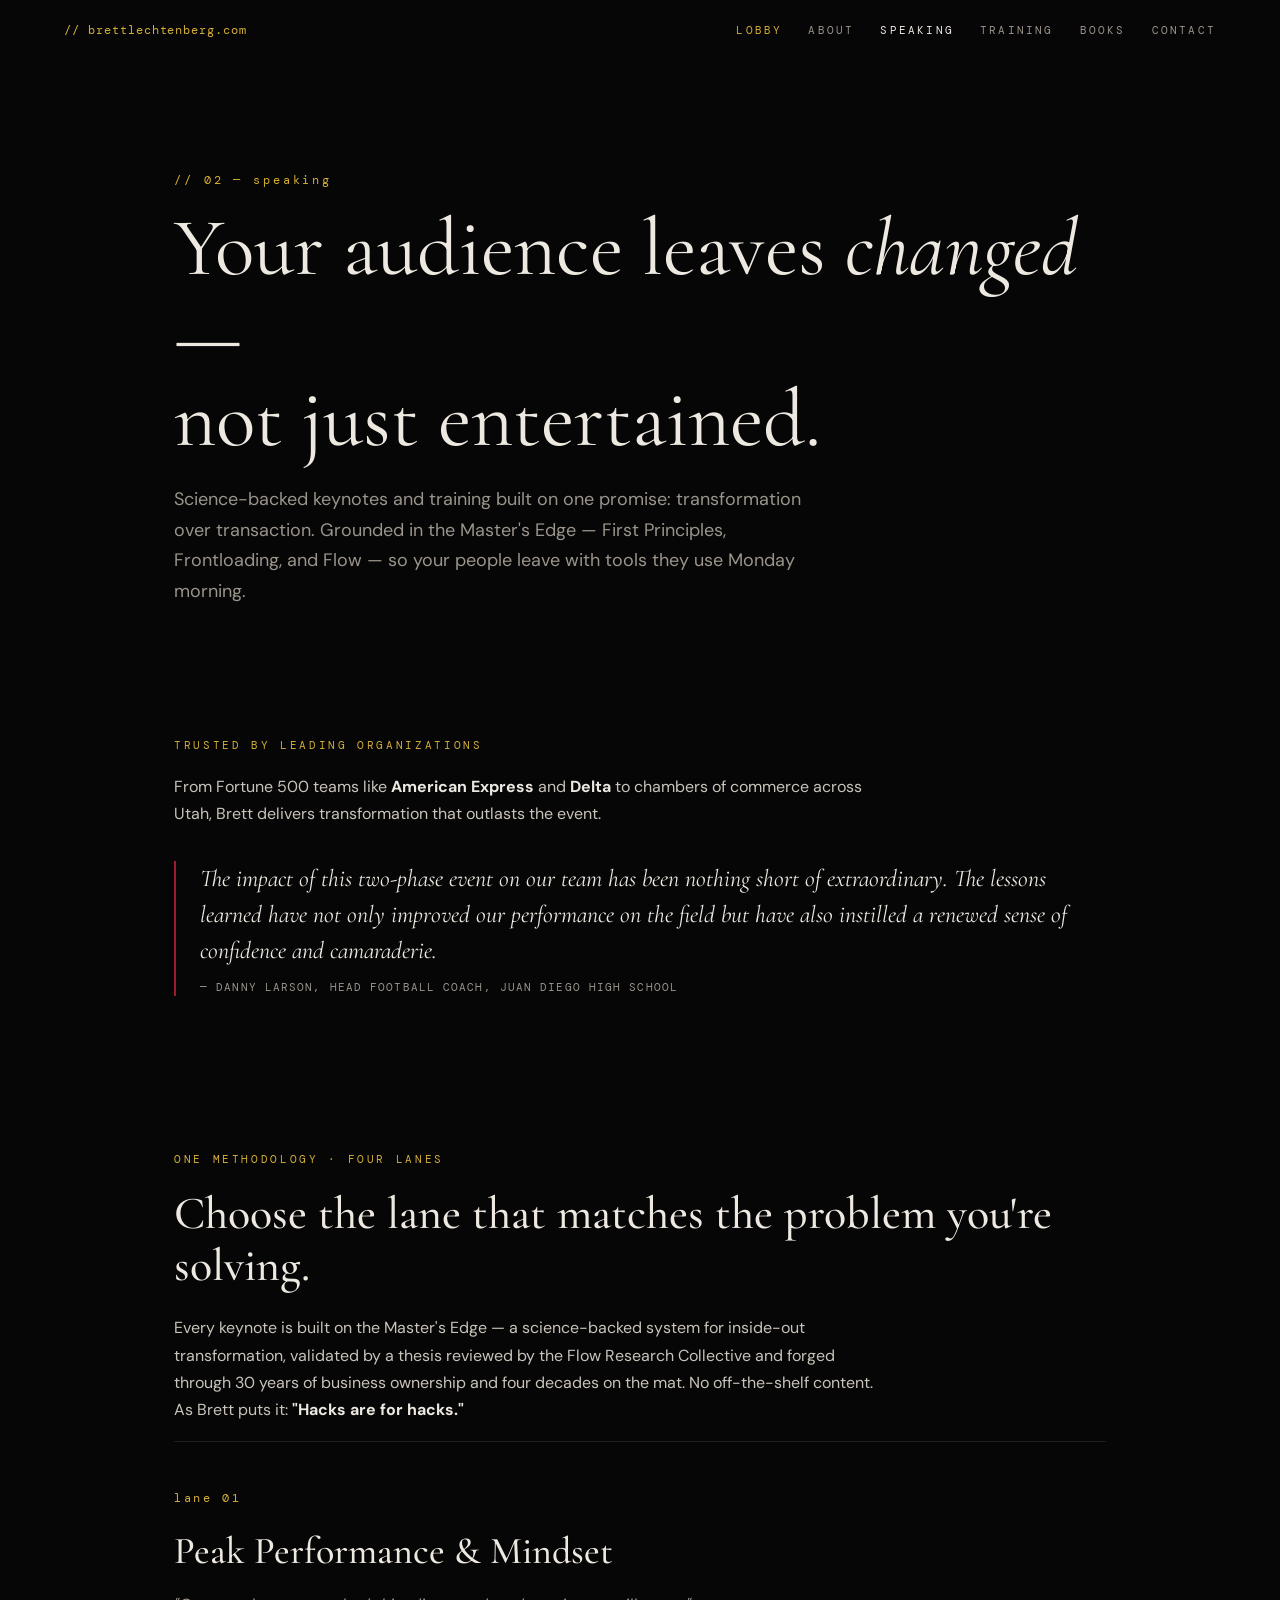
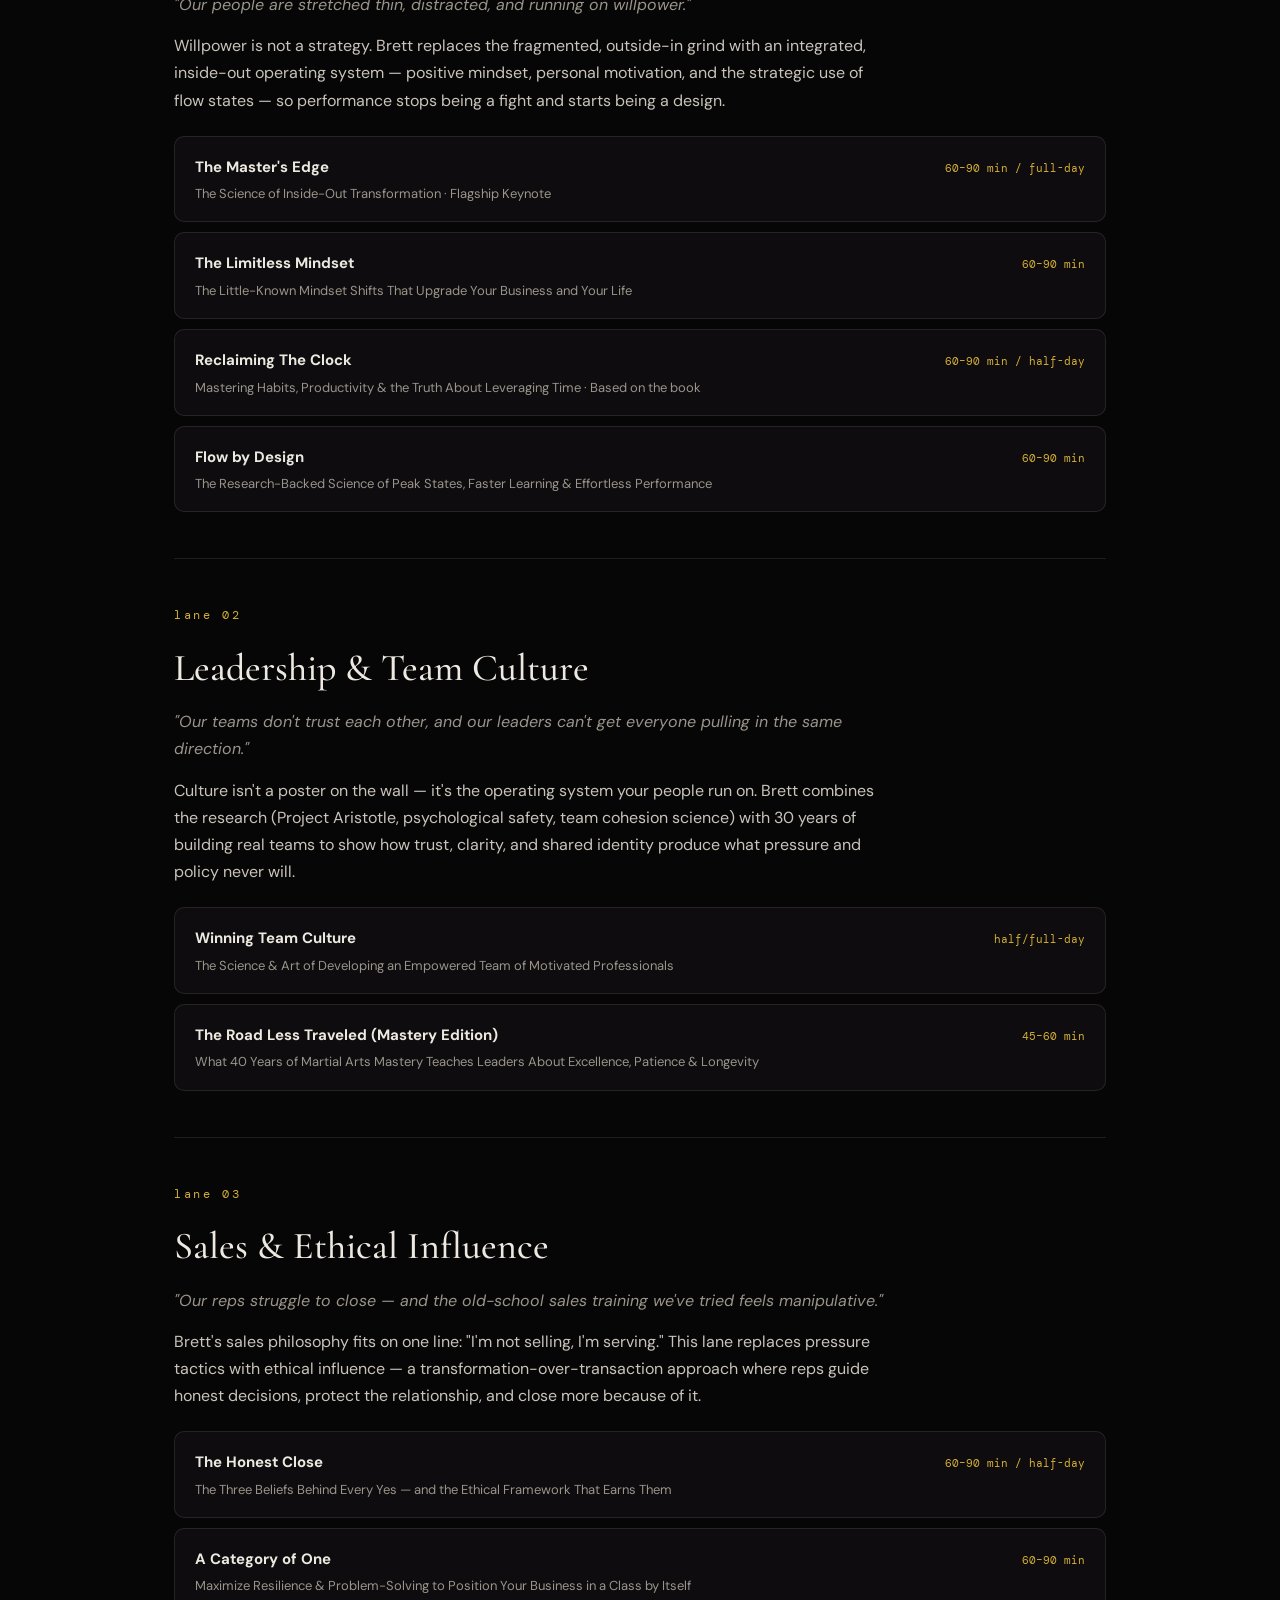
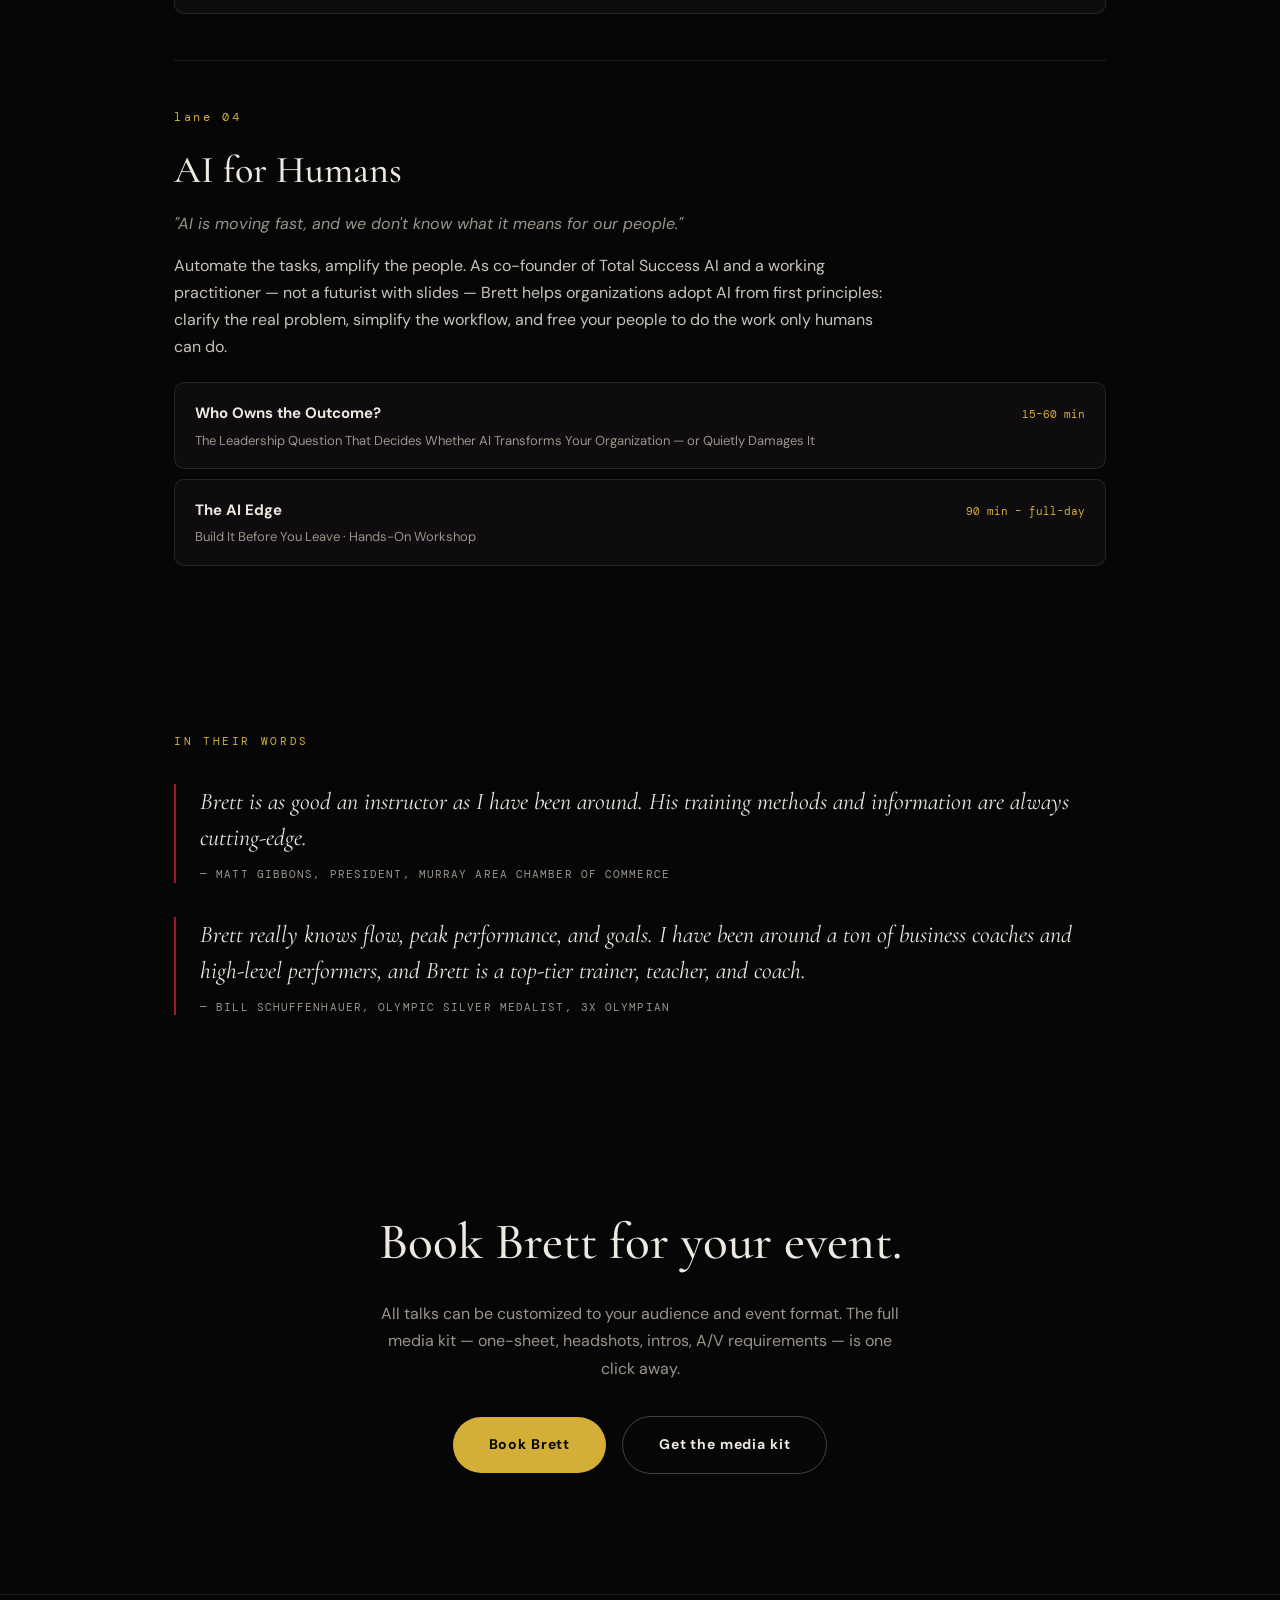
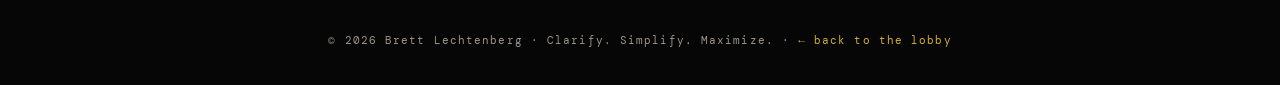
<file: speaking.html>
<!DOCTYPE html>
<html lang="en">
<head>
<meta charset="UTF-8">
<meta name="viewport" content="width=device-width, initial-scale=1.0">
<title>Speaking &amp; Training — Brett Lechtenberg</title>
<meta name="description" content="Science-backed keynotes and corporate training built on the Master's Edge methodology. Your audience leaves changed — not just entertained.">
<link rel="icon" href="/favicon.ico" sizes="any">
<link rel="icon" type="image/png" sizes="32x32" href="/assets/favicon-32.png">
<link rel="icon" type="image/png" sizes="192x192" href="/assets/favicon-192.png">
<link rel="apple-touch-icon" href="/assets/favicon-192.png">
<link rel="preconnect" href="https://fonts.googleapis.com">
<link rel="preconnect" href="https://fonts.gstatic.com" crossorigin>
<link href="https://fonts.googleapis.com/css2?family=Cormorant+Garamond:ital,wght@0,400;0,500;1,400&family=DM+Mono:wght@400;500&family=DM+Sans:wght@400;500;700&display=swap" rel="stylesheet">
<link rel="stylesheet" href="site.css">
</head>
<body>

<nav class="nav">
  <a class="nav-logo" href="index.html">// brettlechtenberg.com</a>
  <div class="nav-links">
    <a href="index.html" class="lobby-link">Lobby</a>
    <a href="about.html">About</a>
    <a href="speaking.html" class="active">Speaking</a>
    <a href="training.html">Training</a>
    <a href="books.html">Books</a>
    <a href="contact.html">Contact</a>
  </div>
</nav>

<header class="page-hero">
  <div class="eyebrow">// 02 — speaking</div>
  <h1 class="display">Your audience leaves <em>changed</em> —<br>not just entertained.</h1>
  <p class="lede">Science-backed keynotes and training built on one promise: transformation over transaction. Grounded in the Master's Edge — First Principles, Frontloading, and Flow — so your people leave with tools they use Monday morning.</p>
</header>

<section class="section">
  <div class="section-label">Trusted by leading organizations</div>
  <p class="body">From Fortune 500 teams like <strong>American Express</strong> and <strong>Delta</strong> to chambers of commerce across Utah, Brett delivers transformation that outlasts the event.</p>
  <blockquote class="pull">
    The impact of this two-phase event on our team has been nothing short of extraordinary. The lessons learned have not only improved our performance on the field but have also instilled a renewed sense of confidence and camaraderie.
    <footer>— Danny Larson, Head Football Coach, Juan Diego High School</footer>
  </blockquote>
</section>

<section class="section">
  <div class="section-label">One methodology · four lanes</div>
  <h2 class="h">Choose the lane that matches the problem you're solving.</h2>
  <p class="body">Every keynote is built on the Master's Edge — a science-backed system for inside-out transformation, validated by a thesis reviewed by the Flow Research Collective and forged through 30 years of business ownership and four decades on the mat. No off-the-shelf content. As Brett puts it: <strong>"Hacks are for hacks."</strong></p>

  <div class="lane">
    <div class="lane-no">lane 01</div>
    <h3>Peak Performance &amp; Mindset</h3>
    <p class="problem">"Our people are stretched thin, distracted, and running on willpower."</p>
    <p>Willpower is not a strategy. Brett replaces the fragmented, outside-in grind with an integrated, inside-out operating system — positive mindset, personal motivation, and the strategic use of flow states — so performance stops being a fight and starts being a design.</p>
    <div class="talks">
      <div class="talk"><div><b>The Master's Edge</b> <i>The Science of Inside-Out Transformation · Flagship Keynote</i></div><span class="dur">60–90 min / full-day</span></div>
      <div class="talk"><div><b>The Limitless Mindset</b> <i>The Little-Known Mindset Shifts That Upgrade Your Business and Your Life</i></div><span class="dur">60–90 min</span></div>
      <div class="talk"><div><b>Reclaiming The Clock</b> <i>Mastering Habits, Productivity &amp; the Truth About Leveraging Time · Based on the book</i></div><span class="dur">60–90 min / half-day</span></div>
      <div class="talk"><div><b>Flow by Design</b> <i>The Research-Backed Science of Peak States, Faster Learning &amp; Effortless Performance</i></div><span class="dur">60–90 min</span></div>
    </div>
  </div>

  <div class="lane">
    <div class="lane-no">lane 02</div>
    <h3>Leadership &amp; Team Culture</h3>
    <p class="problem">"Our teams don't trust each other, and our leaders can't get everyone pulling in the same direction."</p>
    <p>Culture isn't a poster on the wall — it's the operating system your people run on. Brett combines the research (Project Aristotle, psychological safety, team cohesion science) with 30 years of building real teams to show how trust, clarity, and shared identity produce what pressure and policy never will.</p>
    <div class="talks">
      <div class="talk"><div><b>Winning Team Culture</b> <i>The Science &amp; Art of Developing an Empowered Team of Motivated Professionals</i></div><span class="dur">half/full-day</span></div>
      <div class="talk"><div><b>The Road Less Traveled (Mastery Edition)</b> <i>What 40 Years of Martial Arts Mastery Teaches Leaders About Excellence, Patience &amp; Longevity</i></div><span class="dur">45–60 min</span></div>
    </div>
  </div>

  <div class="lane">
    <div class="lane-no">lane 03</div>
    <h3>Sales &amp; Ethical Influence</h3>
    <p class="problem">"Our reps struggle to close — and the old-school sales training we've tried feels manipulative."</p>
    <p>Brett's sales philosophy fits on one line: "I'm not selling, I'm serving." This lane replaces pressure tactics with ethical influence — a transformation-over-transaction approach where reps guide honest decisions, protect the relationship, and close more because of it.</p>
    <div class="talks">
      <div class="talk"><div><b>The Honest Close</b> <i>The Three Beliefs Behind Every Yes — and the Ethical Framework That Earns Them</i></div><span class="dur">60–90 min / half-day</span></div>
      <div class="talk"><div><b>A Category of One</b> <i>Maximize Resilience &amp; Problem-Solving to Position Your Business in a Class by Itself</i></div><span class="dur">60–90 min</span></div>
    </div>
  </div>

  <div class="lane">
    <div class="lane-no">lane 04</div>
    <h3>AI for Humans</h3>
    <p class="problem">"AI is moving fast, and we don't know what it means for our people."</p>
    <p>Automate the tasks, amplify the people. As co-founder of Total Success AI and a working practitioner — not a futurist with slides — Brett helps organizations adopt AI from first principles: clarify the real problem, simplify the workflow, and free your people to do the work only humans can do.</p>
    <div class="talks">
      <div class="talk"><div><b>Who Owns the Outcome?</b> <i>The Leadership Question That Decides Whether AI Transforms Your Organization — or Quietly Damages It</i></div><span class="dur">15–60 min</span></div>
      <div class="talk"><div><b>The AI Edge</b> <i>Build It Before You Leave · Hands-On Workshop</i></div><span class="dur">90 min – full-day</span></div>
    </div>
  </div>
</section>

<section class="section">
  <div class="section-label">In their words</div>
  <blockquote class="pull">
    Brett is as good an instructor as I have been around. His training methods and information are always cutting-edge.
    <footer>— Matt Gibbons, President, Murray Area Chamber of Commerce</footer>
  </blockquote>
  <blockquote class="pull">
    Brett really knows flow, peak performance, and goals. I have been around a ton of business coaches and high-level performers, and Brett is a top-tier trainer, teacher, and coach.
    <footer>— Bill Schuffenhauer, Olympic Silver Medalist, 3x Olympian</footer>
  </blockquote>
</section>

<div class="cta-band">
  <h2>Book Brett for your event.</h2>
  <p>All talks can be customized to your audience and event format. The full media kit — one-sheet, headshots, intros, A/V requirements — is one click away.</p>
  <a class="btn" href="contact.html">Book Brett</a>
  <a class="btn ghost" href="https://www.brettlechtenberg.com/media-kit" target="_blank" rel="noopener">Get the media kit</a>
</div>

<footer class="footer">
  © 2026 Brett Lechtenberg · Clarify. Simplify. Maximize. · <a href="index.html">← back to the lobby</a>
</footer>

</body>
</html>
</file>
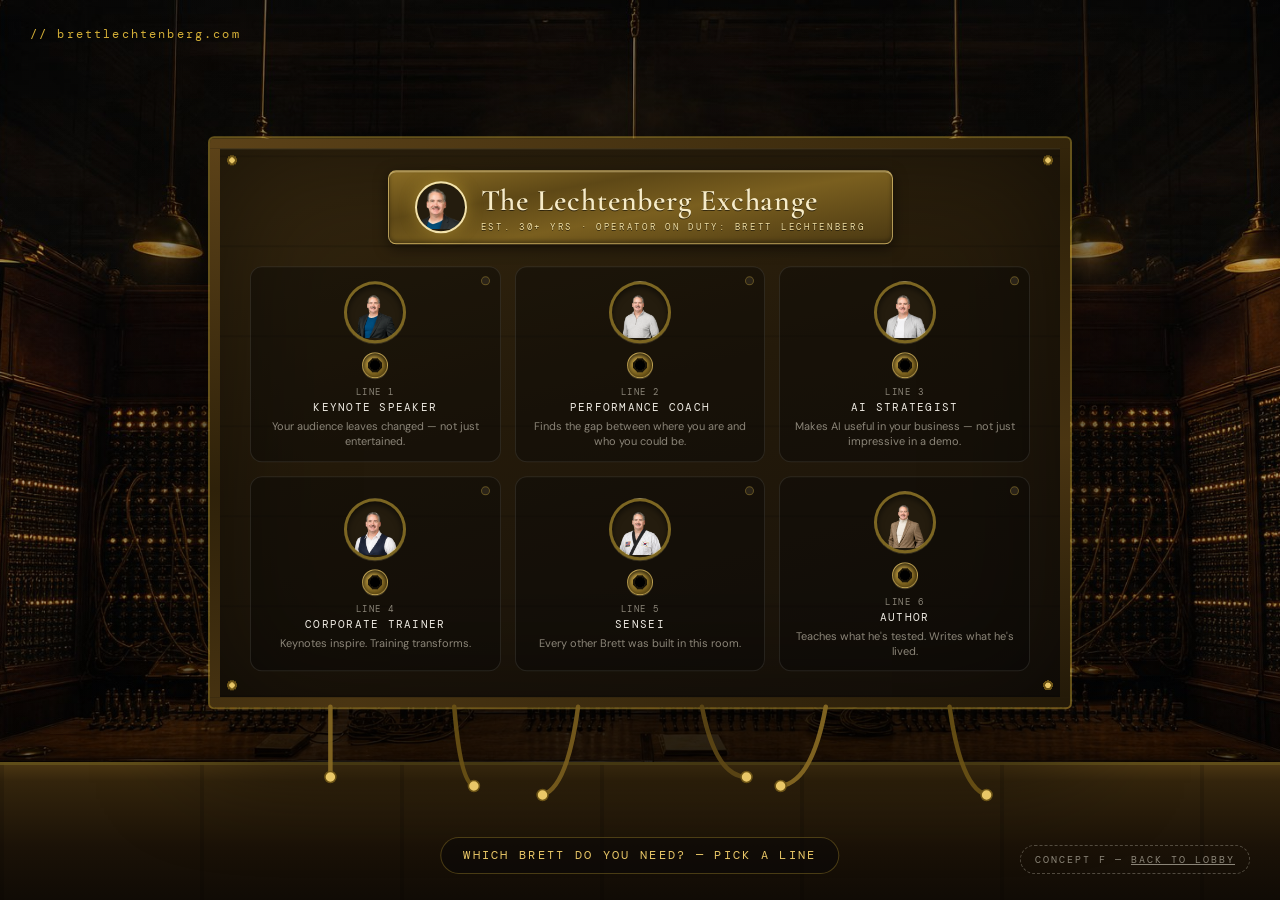
<file: switchboard.html>
<!DOCTYPE html>
<html lang="en">
<head>
<meta charset="UTF-8">
<meta name="viewport" content="width=device-width, initial-scale=1.0">
<title>The Switchboard — Brett Lechtenberg (concept)</title>
<meta name="description" content="Concept: the Lechtenberg Exchange. Six lines, one operator. Which Brett do you need?">
<link rel="icon" href="/favicon.ico" sizes="any">
<link rel="icon" type="image/png" sizes="32x32" href="/assets/favicon-32.png">
<link rel="preconnect" href="https://fonts.googleapis.com">
<link rel="preconnect" href="https://fonts.gstatic.com" crossorigin>
<link href="https://fonts.googleapis.com/css2?family=Cormorant+Garamond:ital,wght@0,400;0,500;0,600;1,400&family=DM+Mono:wght@400;500&family=DM+Sans:wght@400;500;700&display=swap" rel="stylesheet">
<style>
:root { --bg: #070607; --text: #EDE9E1; --dim: #8B8578; --accent: #D4AF37; }
* { margin: 0; padding: 0; box-sizing: border-box; }
html, body { height: 100%; overflow: hidden; background: var(--bg); color: var(--text); font-family: 'DM Sans', sans-serif; }

/* ---------- dossier ---------- */
#dossier { position: fixed; inset: 0; z-index: 40; display: none; overflow-y: auto; background: var(--bg); }
#dossier.visible { display: block; }
.d-hero { position: relative; height: 74vh; background-size: cover; background-position: center; }
.d-hero::after { content: ''; position: absolute; inset: 0; background: linear-gradient(180deg, rgba(7,6,7,0.25) 0%, rgba(7,6,7,0) 35%, rgba(7,6,7,0.95) 100%); }
.d-hero-text { position: absolute; bottom: 40px; left: min(7vw, 90px); right: 7vw; z-index: 1; }
.d-eyebrow { font-family: 'DM Mono', monospace; font-size: 11px; letter-spacing: 0.24em; text-transform: uppercase; color: var(--accent); }
.d-hero-text h1 { font-family: 'Cormorant Garamond', serif; font-weight: 500; font-size: clamp(38px, 6vw, 76px); margin-top: 10px; }
.d-line { margin-top: 8px; font-size: 16px; color: var(--dim); }
.d-body { padding: 56px min(7vw, 90px) 100px; max-width: 1000px; }
.d-body h2 { font-family: 'Cormorant Garamond', serif; font-weight: 500; font-size: 30px; }
.d-about { margin-top: 16px; font-size: 16.5px; line-height: 1.75; color: #C9C3B8; }
.d-stats { margin-top: 38px; display: grid; grid-template-columns: repeat(3, 1fr); gap: 16px; }
.d-stats .s { border: 1px solid rgba(237, 233, 225, 0.1); border-radius: 12px; padding: 18px; }
.d-stats b { display: block; font-family: 'Cormorant Garamond', serif; font-weight: 600; font-size: 26px; color: var(--accent); }
.d-stats span { display: block; margin-top: 5px; font-size: 12.5px; color: var(--dim); }
.d-engage-label { margin-top: 44px; font-family: 'DM Mono', monospace; font-size: 11px; letter-spacing: 0.24em; text-transform: uppercase; color: var(--accent); }
.d-engage { margin-top: 12px; font-size: 16.5px; line-height: 1.7; }
.d-cta { margin-top: 36px; display: inline-block; text-decoration: none; color: var(--bg); background: var(--accent); font-weight: 700; font-size: 14px; letter-spacing: 0.06em; padding: 15px 34px; border-radius: 40px; }
#d-back {
  position: fixed; top: 24px; left: 26px; z-index: 45; display: none;
  border: 1px solid rgba(237, 233, 225, 0.18); background: rgba(10, 8, 8, 0.6);
  color: var(--text); border-radius: 30px; padding: 10px 22px; cursor: pointer;
  font-family: 'DM Mono', monospace; font-size: 12px; letter-spacing: 0.14em; backdrop-filter: blur(10px);
}
#d-back:hover { border-color: var(--accent); color: var(--accent); }

/* ---------- the exchange room ---------- */
body::before {  /* the exchange hall — generated backdrop, darkened toward center for board legibility */
  content: ''; position: fixed; inset: 0; z-index: 0;
  background:
    radial-gradient(ellipse 62% 66% at 50% 52%, rgba(7, 6, 4, 0.68) 0%, rgba(7, 6, 4, 0.30) 62%, rgba(7, 6, 4, 0.12) 100%),
    linear-gradient(180deg, rgba(7, 6, 4, 0.25) 0%, rgba(7, 6, 4, 0.05) 40%, rgba(7, 6, 4, 0.4) 100%),
    url(assets/exchange-hall.jpg) center / cover no-repeat #0A0806;
  animation: hallglow 9s ease-in-out infinite;
}
@keyframes hallglow {  /* slow breathing of the hall lamps */
  0%, 100% { filter: brightness(1); }
  50% { filter: brightness(1.13); }
}
body::after {  /* operator's desk in the foreground */
  content: ''; position: fixed; left: 0; right: 0; bottom: 0; height: 15vh; z-index: 3; pointer-events: none;
  background:
    repeating-linear-gradient(90deg, rgba(0, 0, 0, 0.14) 0 4px, transparent 4px 200px),
    linear-gradient(180deg, #4A3512 0%, #33240C 12%, #1B1207 60%, #100B05 100%);
  border-top: 3px solid rgba(212, 175, 55, 0.4);
  box-shadow: 0 -30px 60px rgba(0, 0, 0, 0.55);
}
/* idle cords dangling off the board into the desk */
#idlesvg { position: fixed; inset: 0; width: 100%; height: 100%; z-index: 4; pointer-events: none; overflow: visible; }
#idlesvg path { fill: none; stroke-linecap: round; }

/* ---------- the switchboard cabinet ---------- */
#board {
  position: fixed; left: 50%; top: 47%; transform: translate(-50%, -50%); z-index: 4;
  width: min(860px, 94vw);
  background:
    repeating-linear-gradient(0deg, rgba(0, 0, 0, 0.12) 0 2px, transparent 2px 90px),
    linear-gradient(165deg, #35270F 0%, #241A0A 45%, #17110A 100%);
  border: 10px solid transparent;
  border-image: linear-gradient(160deg, #5C4218 0%, #2E2109 40%, #4A3512 70%, #241A08 100%) 1;
  outline: 2px solid rgba(212, 175, 55, 0.45);
  border-radius: 4px;
  box-shadow: 0 40px 110px rgba(0, 0, 0, 0.75), inset 0 1px 0 rgba(255, 226, 140, 0.2), inset 0 0 120px rgba(0, 0, 0, 0.5);
  padding: 22px 30px 26px;
}
#board::before {  /* corner screws */
  content: ''; position: absolute; inset: 4px; pointer-events: none;
  background:
    radial-gradient(circle 5px at 8px 8px, #E9C767 0 2.5px, #6B5316 3px 5px, transparent 5px),
    radial-gradient(circle 5px at calc(100% - 8px) 8px, #E9C767 0 2.5px, #6B5316 3px 5px, transparent 5px),
    radial-gradient(circle 5px at 8px calc(100% - 8px), #E9C767 0 2.5px, #6B5316 3px 5px, transparent 5px),
    radial-gradient(circle 5px at calc(100% - 8px) calc(100% - 8px), #E9C767 0 2.5px, #6B5316 3px 5px, transparent 5px);
}
/* engraved brass nameplate */
#brandplate {
  margin: 0 auto; width: fit-content; max-width: 100%;
  background: linear-gradient(170deg, #8A6C24 0%, #5E4816 30%, #7A5F1F 55%, #4A3812 100%);
  border: 1px solid rgba(255, 226, 140, 0.55); border-radius: 8px;
  box-shadow: inset 0 1px 0 rgba(255, 240, 190, 0.5), inset 0 -2px 4px rgba(0, 0, 0, 0.4), 0 4px 14px rgba(0, 0, 0, 0.5);
  padding: 10px 26px;
}
#brand { display: flex; align-items: center; justify-content: center; gap: 14px; }
#brand .b-face {
  width: 52px; height: 52px; border-radius: 50%; flex: 0 0 auto;
  background: url(assets/plaque-face.png) center / cover no-repeat;
  border: 2px solid #F3E3AC; box-shadow: 0 0 16px rgba(212, 175, 55, 0.4);
}
#brand .b-name { font-family: 'Cormorant Garamond', serif; font-weight: 600; font-size: clamp(20px, 2.6vw, 30px); letter-spacing: 0.03em; white-space: nowrap; color: #F7ECC8; text-shadow: 0 1px 0 rgba(0, 0, 0, 0.55); }
#brand .b-sub { margin-top: 2px; font-family: 'DM Mono', monospace; font-size: 9px; letter-spacing: 0.3em; text-transform: uppercase; color: #F0DFA4; white-space: nowrap; text-shadow: 0 1px 0 rgba(0, 0, 0, 0.55); }
#jacks { position: relative; margin-top: 22px; display: grid; grid-template-columns: repeat(3, 1fr); gap: 14px; }
.jack {
  position: relative; cursor: pointer; font-family: inherit; color: var(--text); text-align: center;
  background: rgba(7, 6, 7, 0.4); border: 1px solid rgba(237, 233, 225, 0.1); border-radius: 12px;
  padding: 14px 10px 12px;
  transition: border-color 0.25s, background 0.25s, transform 0.15s;
  -webkit-tap-highlight-color: transparent;
}
.jack:hover { border-color: var(--j-accent); background: rgba(12, 10, 7, 0.6); transform: translateY(-2px); }
.jack.on { border-color: var(--j-accent); }
.jack .lamp {
  position: absolute; top: 9px; right: 10px; width: 9px; height: 9px; border-radius: 50%;
  background: #2A2318; border: 1px solid rgba(212, 175, 55, 0.35);
}
.jack.on .lamp { background: var(--j-accent); box-shadow: 0 0 12px var(--j-accent); animation: ringlamp 0.9s infinite; }
@keyframes ringlamp { 0%, 100% { opacity: 1; } 50% { opacity: 0.25; } }
.jack .j-ring {
  display: block; width: 62px; height: 62px; margin: 0 auto; border-radius: 50%; position: relative;
  background-color: #241C0E;
  background-size: cover; background-position: center;
  border: 3px solid rgba(212, 175, 55, 0.5);
  box-shadow: inset 0 3px 6px rgba(0, 0, 0, 0.55), 0 1px 0 rgba(255, 226, 140, 0.15);
  transition: border-color 0.25s, box-shadow 0.25s;
}
.jack:hover .j-ring, .jack.on .j-ring { border-color: var(--j-accent); box-shadow: 0 0 20px color-mix(in srgb, var(--j-accent) 55%, transparent), inset 0 3px 6px rgba(0, 0, 0, 0.55); }
/* the actual jack socket the cord plugs into */
.jack .j-socket {
  display: block; width: 26px; height: 26px; margin: 9px auto 0; border-radius: 50%;
  background:
    radial-gradient(circle at 50% 50%, #000 0 5px, #1A1408 5px 7px, transparent 7px),
    radial-gradient(circle at 38% 32%, #C9A648, #6B5316 70%);
  border: 1px solid rgba(255, 226, 140, 0.4);
  box-shadow: inset 0 2px 4px rgba(0, 0, 0, 0.7), 0 1px 0 rgba(255, 226, 140, 0.2);
  transition: box-shadow 0.25s;
}
.jack.on .j-socket { box-shadow: 0 0 16px color-mix(in srgb, var(--j-accent) 70%, transparent), inset 0 2px 4px rgba(0, 0, 0, 0.7); }
.jack .j-line { display: block; margin-top: 8px; font-family: 'DM Mono', monospace; font-size: 9px; letter-spacing: 0.16em; color: var(--dim); }
.jack .j-name { display: block; margin-top: 3px; font-family: 'DM Mono', monospace; font-size: 10.5px; letter-spacing: 0.12em; text-transform: uppercase; }
.jack.on .j-name { color: var(--j-accent); }
.jack .j-power { display: block; margin-top: 5px; font-size: 11px; line-height: 1.35; color: var(--dim); }
body.connecting .jack { pointer-events: none; }

/* patch cord SVG overlays the jack grid */
#cordsvg { position: absolute; inset: 0; z-index: 5; pointer-events: none; overflow: visible; }
#cord { fill: none; stroke: #C8A24A; stroke-width: 5; stroke-linecap: round; filter: drop-shadow(0 4px 6px rgba(0, 0, 0, 0.6)); }
#plug { fill: #E9C767; stroke: #6B5316; stroke-width: 2; visibility: hidden; }
body.connecting #plug, body.patched #plug { visibility: visible; }

/* ---------- hud ---------- */
#hud-top { position: fixed; top: 26px; left: 30px; z-index: 20; font-family: 'DM Mono', monospace; font-size: 12px; letter-spacing: 0.18em; color: var(--accent); transition: opacity 0.5s; }
#hud-top a { color: var(--accent); text-decoration: none; }
#concept-tag {
  position: fixed; bottom: 26px; right: 30px; z-index: 20;
  font-family: 'DM Mono', monospace; font-size: 10px; letter-spacing: 0.2em; text-transform: uppercase;
  color: var(--dim); border: 1px dashed rgba(139, 133, 120, 0.5); border-radius: 20px; padding: 7px 14px;
}
#concept-tag a { color: var(--dim); }
#status {
  position: fixed; bottom: 26px; left: 50%; transform: translateX(-50%); z-index: 20;
  font-family: 'DM Mono', monospace; font-size: 11.5px; letter-spacing: 0.2em; text-transform: uppercase; color: #E9C767;
  background: rgba(10, 8, 8, 0.55); border: 1px solid rgba(212, 175, 55, 0.3); border-radius: 30px;
  padding: 10px 22px; white-space: nowrap; transition: opacity 0.4s;
}

/* ---------- mobile ---------- */
@media (orientation: portrait) and (max-width: 820px), (max-height: 560px) {
  #hud-top, #concept-tag { display: none; }
  #board { width: calc(100vw - 20px); padding: 18px 12px 16px; }
  #brand { flex-direction: column; text-align: center; gap: 8px; }
  #brand .b-face { width: 40px; height: 40px; }
  #brand .b-name { white-space: normal; font-size: 20px; }
  #brand .b-sub { white-space: normal; font-size: 8px; letter-spacing: 0.2em; }
  #jacks { grid-template-columns: repeat(2, 1fr); gap: 10px; margin-top: 16px; }
  .jack .j-ring { width: 52px; height: 52px; }
  .jack .j-power { display: none; }
  .jack:hover { transform: none; }
  #status { bottom: 16px; font-size: 9.5px; padding: 8px 16px; }
  .d-hero { height: 60vh; }
  .d-hero-text { left: 22px; right: 22px; }
  .d-body { padding: 44px 22px 90px; }
  .d-stats { grid-template-columns: 1fr; gap: 12px; }
}
</style>
</head>
<body>

<div id="dossier">
  <div class="d-hero" id="d-hero">
    <div class="d-hero-text">
      <div class="d-eyebrow" id="d-eyebrow"></div>
      <h1 id="d-name"></h1>
      <div class="d-line" id="d-line"></div>
    </div>
  </div>
  <div class="d-body">
    <h2 id="d-abouth"></h2>
    <p class="d-about" id="d-about"></p>
    <div class="d-stats" id="d-stats"></div>
    <div class="d-engage-label">// how to engage</div>
    <p class="d-engage" id="d-engage"></p>
    <a class="d-cta" href="contact.html">Start the conversation &rarr;</a>
  </div>
</div>
<button id="d-back">&larr; back to the switchboard</button>

<div id="board">
  <div id="brandplate">
    <div id="brand">
      <div class="b-face"></div>
      <div>
        <div class="b-name">The Lechtenberg Exchange</div>
        <div class="b-sub">est. 30+ yrs &middot; operator on duty: brett lechtenberg</div>
      </div>
    </div>
  </div>
  <div id="jacks">
    <svg id="cordsvg"><path id="cord" d=""/><circle id="plug" r="7" cx="-20" cy="-20"/></svg>
  </div>
</div>

<svg id="idlesvg"></svg>

<div id="hud-top">// <a href="index.html">brettlechtenberg.com</a></div>
<div id="concept-tag">concept f — <a href="index.html">back to lobby</a></div>
<div id="status">which brett do you need? &mdash; pick a line</div>

<script>
const SUITES = [
  { key: 'speaker', name: 'The Keynote Speaker', accent: '#D4AF37', line: 'LINE 1',
    power: 'Your audience leaves changed — not just entertained.',
    tagline: 'Keynotes, corporate training, and workshops.',
    aboutH: 'Transformation over transaction.',
    about: 'Science-backed keynotes built on the Master\'s Edge methodology — First Principles to clarify, Frontloading to simplify, and Flow to maximize — tailored to your room, your industry, and your outcomes. From Fortune 500 teams like American Express and Delta to chambers of commerce and championship locker rooms, Brett delivers transformation that outlasts the event.',
    stats: [['4 Lanes', 'one methodology'], ['Fortune 500', 'AmEx · Delta · Citigroup'], ['60–90 min', 'keynote to full-day']],
    engage: 'Booking keynotes, corporate trainings, and workshops. If your event needs energy AND substance — with tools your people use Monday morning — this is the suite.' },
  { key: 'coach', name: 'The Performance Coach', accent: '#C4324A', line: 'LINE 2',
    power: 'Finds the gap between where you are and who you could be.',
    tagline: 'The Master\'s Edge — Clarify. Simplify. Maximize.',
    aboutH: 'A proven system for peak performance.',
    about: 'The Master\'s Edge is Brett\'s proprietary coaching methodology — built on 30+ years of real-world business ownership, original flow state research validated by the Flow Research Collective, and the same progressive mastery framework that creates black belts. He only teaches what he\'s tested in his own business. That\'s the difference.',
    stats: [['30+', 'years in business'], ['Flow Research', 'validated methodology'], ['3 Pillars', 'mindset · skillset · systems']],
    engage: 'Taking a limited number of private coaching clients — leaders, teams, and business owners ready to operate differently. No pitch. No pressure. Bring a real goal.' },
  { key: 'ai', name: 'The AI Strategist', accent: '#3FC1C9', line: 'LINE 3',
    power: 'Makes AI useful in your business — not just impressive in a demo.',
    tagline: 'AI strategy, implementation, and training for real-world businesses.',
    aboutH: 'From AI-curious to AI-operational.',
    about: 'AI strategy and implementation for real-world people and businesses — no hype, no jargon, no shelf-ware. Brett maps AI to the problems actually costing you time and money, and builds working workflows with you: your team ships a functioning AI workflow before they leave the room. The tools change weekly; the thinking is what he teaches.',
    stats: [['Hands-On', 'your team builds it live'], ['Real Workflows', 'shipped, not demoed'], ['No Hype', 'AI for real-world business']],
    engage: 'Booking AI strategy sessions, implementation sprints, and team trainings. Bring the bottleneck — Brett will show you where AI actually fits, and where it doesn\'t.' },
  { key: 'trainer', name: 'The Corporate Trainer', accent: '#9AA5A0', line: 'LINE 4',
    power: 'Keynotes inspire. Training transforms.',
    tagline: 'Hands-on workshops. Tools they use Monday morning.',
    aboutH: 'Train the team you actually have.',
    about: 'Hands-on workshops built on the Master\'s Edge — customized to your team, your industry, and the problem you\'re actually solving. Winning Team Culture. The AI Edge. Reclaiming The Clock. The Honest Close. No off-the-shelf content, no recycled decks.',
    stats: [['4 Workshops', 'culture · AI · time · sales'], ['Hands-On', 'build it before you leave'], ['90 min', 'to multi-phase programs']],
    engage: 'Booking half-day and full-day trainings. Tell Brett the problem you\'re solving — he\'ll tell you honestly if he\'s the right fit.' },
  { key: 'sensei', name: 'The Sensei', accent: '#C0392B', line: 'LINE 5',
    power: 'Every other Brett was built in this room.',
    tagline: 'Martial arts mastery — 30+ years on the mat.',
    aboutH: 'Where the method was forged.',
    about: 'Before the keynotes, the coaching, and the AI workflows, there was the mat. Brett has spent 30+ years in the martial arts — building Personal Mastery Martial Arts in Utah, coaching students from first bow to black belt, and turning the dojo\'s progressive mastery framework into the Master\'s Edge methodology. His nationally recognized Anti-Bully and Anti-Cyber Bully programs came out of this room too. The dojo is where he learned the truth he teaches everywhere else: mastery is built, not born.',
    stats: [['30+', 'years on the mat'], ['Black Belt', 'progressive mastery framework'], ['Bullyproof', 'nationally recognized programs']],
    engage: 'Martial arts training, self-defense workshops, and anti-bully programs for schools, families, and teams. This is the room people don\'t expect — and the one that explains all the others.' },
  { key: 'author', name: 'The Author', accent: '#E8C84A', line: 'LINE 6',
    power: 'Teaches what he\'s tested. Writes what he\'s lived.',
    tagline: 'Seven books. Five bestsellers.',
    aboutH: 'Ideas that have helped thousands.',
    about: 'Seven books, five bestsellers — including three #1 Amazon bestsellers. Reclaiming The Clock on time and focus; The Anti-Bully Program and The Anti-Cyber Bully Program, nationally recognized and featured in USA Today; The Ultimate Travel Safety Program; Protecting Your Castle; and Bullyproof. The seventh — The Master\'s Edge, the definitive guide to his peak performance methodology — is forthcoming.',
    stats: [['7 Books', '5 bestsellers'], ['#1 Amazon', 'three times'], ['USA Today', 'national coverage']],
    engage: 'Media appearances, podcast interviews, and bulk orders for teams. Start with the free one — How to Build a Rockstar Team. The books are the door; walk through it.' },
];

const jacksEl = document.getElementById('jacks');
const statusEl = document.getElementById('status');
let connecting = false;

SUITES.forEach((s, i) => {
  const b = document.createElement('button');
  b.className = 'jack'; b.style.setProperty('--j-accent', s.accent);
  b.innerHTML = `
    <span class="lamp"></span>
    <span class="j-ring" style="background-image:url(assets/${s.key}-face.png)"></span>
    <span class="j-socket"></span>
    <span class="j-line">${s.line}</span>
    <span class="j-name">${s.name.replace('The ', '')}</span>
    <span class="j-power">${s.power}</span>`;
  b.addEventListener('click', () => connect(i, b));
  jacksEl.appendChild(b);
});

/* ---------- sounds (user-gesture initiated) ---------- */
function plugClick() {
  try {
    const ctx = new (window.AudioContext || window.webkitAudioContext)();
    const len = Math.floor(ctx.sampleRate * 0.04);
    const buf = ctx.createBuffer(1, len, ctx.sampleRate);
    const ch = buf.getChannelData(0);
    for (let i = 0; i < len; i++) ch[i] = (Math.random() * 2 - 1) * (1 - i / len);
    const src = ctx.createBufferSource(); src.buffer = buf;
    const g = ctx.createGain(); g.gain.value = 0.12;
    src.connect(g).connect(ctx.destination); src.start();
  } catch (e) { /* silent */ }
}
function ringBurr(t0) {
  try {
    const ctx = new (window.AudioContext || window.webkitAudioContext)();
    [440, 480].forEach(f => {
      const o = ctx.createOscillator(), g = ctx.createGain();
      o.type = 'sine'; o.frequency.value = f;
      g.gain.setValueAtTime(0.0001, ctx.currentTime + t0);
      g.gain.linearRampToValueAtTime(0.045, ctx.currentTime + t0 + 0.04);
      g.gain.setValueAtTime(0.045, ctx.currentTime + t0 + 0.85);
      g.gain.exponentialRampToValueAtTime(0.0001, ctx.currentTime + t0 + 0.95);
      o.connect(g).connect(ctx.destination);
      o.start(ctx.currentTime + t0); o.stop(ctx.currentTime + t0 + 1);
    });
  } catch (e) { /* silent */ }
}

/* ---------- patch cord ---------- */
const cord = document.getElementById('cord');
const plug = document.getElementById('plug');
function cordPath(x1, y1, x2, y2) {
  const sag = 60 + Math.abs(x2 - x1) * 0.12;
  const mx = (x1 + x2) / 2, my = Math.max(y1, y2) + sag;
  return `M ${x1} ${y1} Q ${mx} ${my} ${x2} ${y2}`;
}
function throwCord(target, done) {
  const jr = jacksEl.getBoundingClientRect();
  const tr = target.querySelector('.j-socket').getBoundingClientRect();
  const x1 = jr.width / 2, y1 = jr.height + 40;   // rises from below the board
  const x2 = tr.left - jr.left + tr.width / 2, y2 = tr.top - jr.top + tr.height / 2;
  const t0 = performance.now(), DUR = 650;
  (function step(now) {
    const t = Math.min(1, (now - t0) / DUR);
    const e = 1 - Math.pow(1 - t, 3); // ease-out cubic
    const cx = x1 + (x2 - x1) * e, cy = y1 + (y2 - y1) * e;
    cord.setAttribute('d', cordPath(x1, y1, cx, cy));
    plug.setAttribute('cx', cx); plug.setAttribute('cy', cy);
    if (t < 1) requestAnimationFrame(step); else done();
  })(t0);
}
function resetCord() {
  cord.setAttribute('d', '');
  plug.setAttribute('cx', -20); plug.setAttribute('cy', -20);
}

/* ---------- connect flow ---------- */
function connect(i, btn) {
  if (connecting || document.body.classList.contains('patched')) return;
  connecting = true;
  document.body.classList.add('connecting');
  const s = SUITES[i];
  document.documentElement.style.setProperty('--accent', s.accent);
  statusEl.textContent = `patching you through — ${s.line.toLowerCase()} · ${s.name.toLowerCase()}`;
  throwCord(btn, () => {
    plugClick();
    btn.classList.add('on');
    ringBurr(0.15); ringBurr(1.45);
    setTimeout(() => {
      statusEl.textContent = 'connected — go ahead, caller';
      setTimeout(() => openDossier(i), 500);
    }, 2400);
  });
}

function openDossier(i) {
  const s = SUITES[i];
  document.getElementById('d-hero').style.backgroundImage = `url(assets/${s.key}-hero.jpg)`;
  document.getElementById('d-eyebrow').textContent = `// ${s.line.toLowerCase()} — the lechtenberg exchange — connected`;
  document.getElementById('d-name').textContent = s.name;
  document.getElementById('d-line').textContent = s.tagline;
  document.getElementById('d-abouth').textContent = s.aboutH;
  document.getElementById('d-about').textContent = s.about;
  document.getElementById('d-stats').innerHTML = s.stats.map(x => `<div class="s"><b>${x[0]}</b><span>${x[1]}</span></div>`).join('');
  document.getElementById('d-engage').textContent = s.engage;
  document.getElementById('dossier').classList.add('visible');
  document.getElementById('d-back').style.display = 'block';
  document.body.classList.add('patched');
  document.body.classList.remove('connecting');
  connecting = false;
}

function back() {
  if (!document.body.classList.contains('patched')) return;
  document.getElementById('d-back').style.display = 'none';
  document.getElementById('dossier').classList.remove('visible');
  document.getElementById('dossier').scrollTop = 0;
  document.body.classList.remove('patched');
  document.querySelectorAll('.jack').forEach(j => j.classList.remove('on'));
  resetCord();
  document.documentElement.style.setProperty('--accent', '#D4AF37');
  statusEl.textContent = 'line released — which brett do you need next?';
}
document.getElementById('d-back').addEventListener('click', back);

addEventListener('keydown', e => {
  if (e.key === 'Escape') return back();
  if (document.body.classList.contains('patched')) return;
  const n = parseInt(e.key);
  if (n >= 1 && n <= SUITES.length) connect(n - 1, jacksEl.querySelectorAll('.jack')[n - 1]);
});

/* ---------- idle cords hanging off the board into the desk ---------- */
const idleSvg = document.getElementById('idlesvg');
function drawIdleCords() {
  const br = document.getElementById('board').getBoundingClientRect();
  const H = innerHeight;
  const shades = ['#8A6C24', '#6B5316', '#7A5F1F', '#5E4816', '#8A6C24', '#6B5316'];
  let html = '';
  const N = 6;
  for (let i = 0; i < N; i++) {
    const gx = br.left + br.width * (0.14 + 0.72 * (i / (N - 1)));
    const y0 = br.bottom + 2;
    const drift = Math.sin(i * 2.7) * 46;
    const x2 = gx + drift, y2 = H - (H * 0.15) + 12 + (i % 3) * 9;  // lands on the desk
    const mx = gx + drift * 0.3, my = y0 + (y2 - y0) * 0.62 + 26;
    html += `<path d="M ${gx} ${y0} Q ${mx} ${my} ${x2} ${y2}" stroke="${shades[i]}" stroke-width="4.5" opacity="0.9"/>`;
    html += `<circle cx="${x2}" cy="${y2}" r="5.5" fill="#E9C767" stroke="#6B5316" stroke-width="1.5"/>`;
  }
  idleSvg.innerHTML = html;
}
drawIdleCords();
addEventListener('resize', drawIdleCords);
</script>
</body>
</html>
</file>
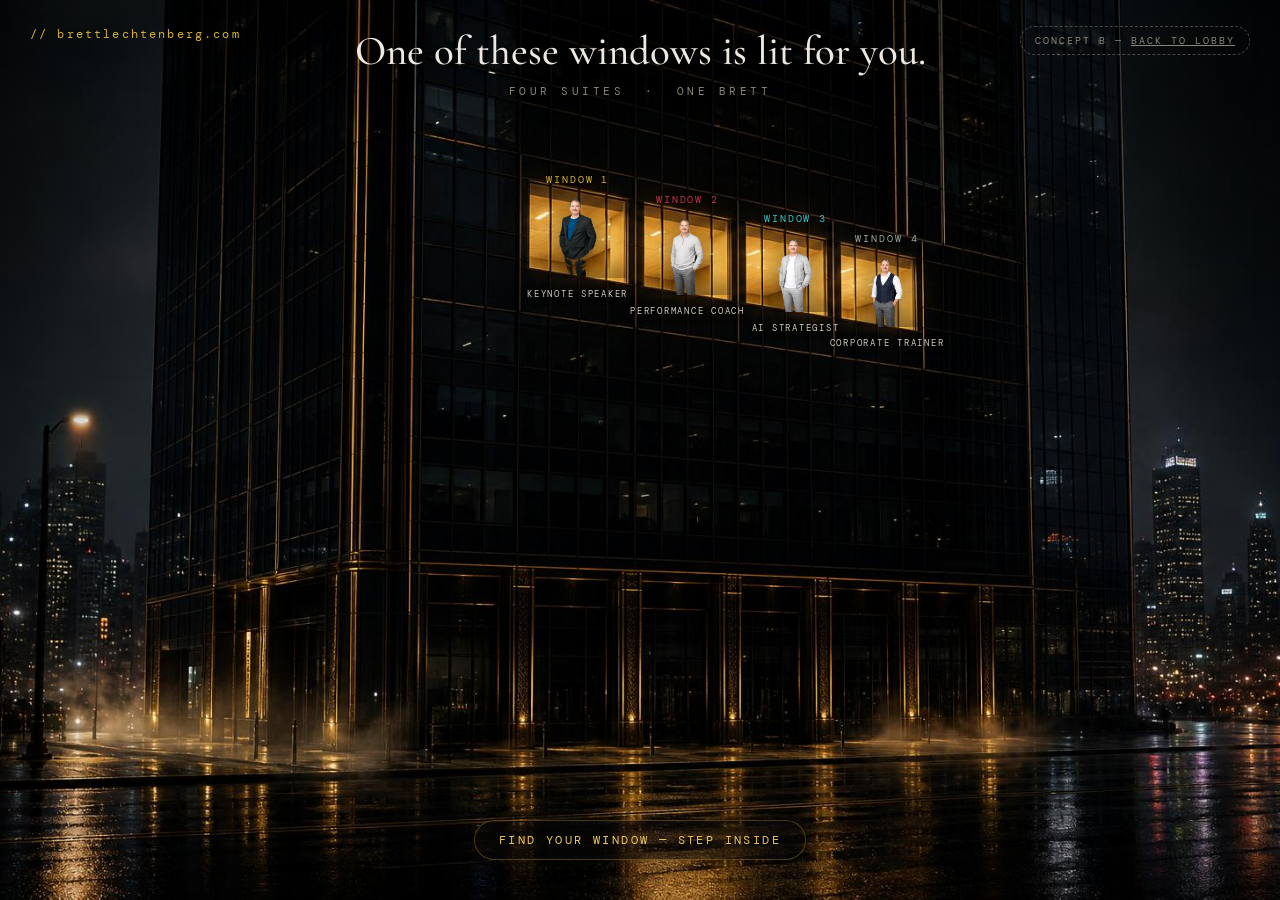
<file: tower.html>
<!DOCTYPE html>
<html lang="en">
<head>
<meta charset="UTF-8">
<meta name="viewport" content="width=device-width, initial-scale=1.0">
<title>The Tower — Brett Lechtenberg (concept)</title>
<meta name="description" content="Concept: pick the window that's lit for you. Four ways to work with Brett Lechtenberg.">
<link rel="icon" href="/favicon.ico" sizes="any">
<link rel="icon" type="image/png" sizes="32x32" href="/assets/favicon-32.png">
<link rel="preconnect" href="https://fonts.googleapis.com">
<link rel="preconnect" href="https://fonts.gstatic.com" crossorigin>
<link href="https://fonts.googleapis.com/css2?family=Cormorant+Garamond:ital,wght@0,400;0,500;0,600;1,400&family=DM+Mono:wght@400;500&family=DM+Sans:wght@400;500;700&display=swap" rel="stylesheet">
<style>
:root { --bg: #070607; --text: #EDE9E1; --dim: #8B8578; --accent: #D4AF37; }
* { margin: 0; padding: 0; box-sizing: border-box; }
html, body { height: 100%; overflow: hidden; background: var(--bg); color: var(--text); font-family: 'DM Sans', sans-serif; }

/* ---------- scene (fixed-aspect plate, covers viewport) ---------- */
#scene {
  position: fixed; transform-origin: 50% 50%;
  background: url(assets/tower.jpg) center / 100% 100% no-repeat;
  transition: transform 2s cubic-bezier(0.55, 0, 0.2, 1);
  will-change: transform;
}

/* ---------- windows ---------- */
.win {
  position: absolute; cursor: pointer; overflow: hidden;
  transition: box-shadow 0.4s, filter 0.4s;
  -webkit-tap-highlight-color: transparent;
}
.win:hover { filter: brightness(1.1); }
.win::after {
  content: ''; position: absolute; inset: 0;
  background: linear-gradient(180deg, rgba(20, 12, 4, 0) 70%, rgba(10, 6, 3, 0.28) 100%);
}
/* figure is ~140% of the window height, anchored at the top — the sill clips him
   just above the knees so he reads as standing INSIDE the room */
.win .figure {
  position: absolute; left: 50%; top: 4%; height: 140%; aspect-ratio: var(--fig-ar);
  transform: translateX(-50%);
  background-size: contain; background-repeat: no-repeat; background-position: top center;
  filter: drop-shadow(0 6px 14px rgba(0, 0, 0, 0.55)) brightness(1.04);
}

/* window labels — same convention as the lobby doors */
.win-tag, .win-name {
  position: absolute; transform: translateX(-50%); z-index: 2;
  font-family: 'DM Mono', monospace; letter-spacing: 0.2em; text-transform: uppercase;
  white-space: nowrap; pointer-events: none; text-shadow: 0 1px 8px rgba(0, 0, 0, 0.9);
}
.win-tag { font-size: clamp(9px, 0.75vw, 12px); }
.win-name { font-size: clamp(8px, 0.68vw, 11px); color: #CFC9BD; }
.win-tag, .win-name { transition: opacity 0.4s; }
body.zoomed .win-tag, body.zoomed .win-name { opacity: 0; }

/* ---------- HUD ---------- */
#hud-top { position: fixed; top: 26px; left: 30px; z-index: 20; font-family: 'DM Mono', monospace; font-size: 12px; letter-spacing: 0.18em; color: var(--accent); transition: opacity 0.5s; }
#hud-top a { color: var(--accent); text-decoration: none; }
#title { position: fixed; top: 26px; left: 50%; transform: translateX(-50%); z-index: 20; text-align: center; text-shadow: 0 2px 30px rgba(0,0,0,0.8); transition: opacity 0.5s; }
#title h1 { font-family: 'Cormorant Garamond', serif; font-weight: 500; font-size: clamp(26px, 3.2vw, 42px); }
#title p { margin-top: 8px; font-family: 'DM Mono', monospace; font-size: 11px; letter-spacing: 0.32em; text-transform: uppercase; color: var(--dim); }
#hint {
  position: fixed; bottom: 40px; left: 50%; transform: translateX(-50%); z-index: 20;
  font-family: 'DM Mono', monospace; font-size: 12px; letter-spacing: 0.2em; text-transform: uppercase; color: #E9C767;
  background: rgba(10, 8, 8, 0.5); border: 1px solid rgba(212, 175, 55, 0.3); border-radius: 30px;
  padding: 11px 24px; pointer-events: none; white-space: nowrap;
  animation: pulse 2.4s ease-in-out infinite; transition: opacity 0.5s;
}
@keyframes pulse { 0%, 100% { opacity: 0.65; } 50% { opacity: 1; } }
body.zoomed #title, body.zoomed #plate, body.zoomed #concept-tag, body.zoomed #hud-top { opacity: 0; }
body.zoomed #hint { animation: none; opacity: 0; }
body.zoomed .win { filter: none !important; }
body.zoomed .win::after { display: none; }

/* ---------- hover plate ---------- */
#plate {
  position: fixed; z-index: 20; pointer-events: none; opacity: 0; transition: opacity 0.3s;
  background: rgba(10, 8, 8, 0.72); border: 1px solid rgba(237, 233, 225, 0.14);
  border-left: 3px solid var(--accent);
  backdrop-filter: blur(10px); border-radius: 10px; padding: 14px 20px; max-width: 250px;
}
#plate.show { opacity: 1; }
#plate .p-suite { font-family: 'DM Mono', monospace; font-size: 10px; letter-spacing: 0.22em; text-transform: uppercase; color: var(--accent); }
#plate .p-name { font-family: 'Cormorant Garamond', serif; font-size: 24px; margin-top: 5px; }
#plate .p-power { margin-top: 6px; font-size: 12.5px; line-height: 1.5; color: var(--dim); }
#plate .p-enter { margin-top: 9px; font-family: 'DM Mono', monospace; font-size: 10px; letter-spacing: 0.18em; text-transform: uppercase; color: var(--accent); }

/* ---------- flare + dossier ---------- */
#flare { position: fixed; inset: 0; z-index: 40; background: #070607; opacity: 0; pointer-events: none; transition: opacity 0.5s ease-in; }
#flare.on { opacity: 1; }
/* passing through the glass: warm light bloom, not a plain blackout */
#flare.glass {
  background: radial-gradient(circle at 50% 45%, #FFF6E2 0%, #F2CE8A 34%, #8A5F28 62%, #120C05 100%);
  transition: opacity 0.4s ease-in;
}
#dossier {
  position: fixed; inset: 0; z-index: 30; display: none; overflow-y: auto;
  background: var(--bg); opacity: 0; transition: opacity 0.7s;
}
#dossier.visible { display: block; }
#dossier.shown { opacity: 1; }
.d-hero { position: relative; height: 74vh; background-size: cover; background-position: center; }
.d-hero::after { content: ''; position: absolute; inset: 0; background: linear-gradient(180deg, rgba(7,6,7,0.25) 0%, rgba(7,6,7,0) 35%, rgba(7,6,7,0.95) 100%); }
.d-hero-text { position: absolute; bottom: 40px; left: min(7vw, 90px); right: 7vw; z-index: 1; }
.d-eyebrow { font-family: 'DM Mono', monospace; font-size: 11px; letter-spacing: 0.24em; text-transform: uppercase; color: var(--accent); }
.d-hero-text h1 { font-family: 'Cormorant Garamond', serif; font-weight: 500; font-size: clamp(38px, 6vw, 76px); margin-top: 10px; }
.d-line { margin-top: 8px; font-size: 16px; color: var(--dim); }
.d-body { padding: 56px min(7vw, 90px) 100px; max-width: 1000px; }
.d-body h2 { font-family: 'Cormorant Garamond', serif; font-weight: 500; font-size: 30px; }
.d-about { margin-top: 16px; font-size: 16.5px; line-height: 1.75; color: #C9C3B8; }
.d-stats { margin-top: 38px; display: grid; grid-template-columns: repeat(3, 1fr); gap: 16px; }
.d-stats .s { border: 1px solid rgba(237, 233, 225, 0.1); border-radius: 12px; padding: 18px; }
.d-stats b { display: block; font-family: 'Cormorant Garamond', serif; font-weight: 600; font-size: 26px; color: var(--accent); }
.d-stats span { display: block; margin-top: 5px; font-size: 12.5px; color: var(--dim); }
.d-engage-label { margin-top: 44px; font-family: 'DM Mono', monospace; font-size: 11px; letter-spacing: 0.24em; text-transform: uppercase; color: var(--accent); }
.d-engage { margin-top: 12px; font-size: 16.5px; line-height: 1.7; }
.d-cta { margin-top: 36px; display: inline-block; text-decoration: none; color: var(--bg); background: var(--accent); font-weight: 700; font-size: 14px; letter-spacing: 0.06em; padding: 15px 34px; border-radius: 40px; }
#d-back {
  position: fixed; top: 24px; left: 26px; z-index: 45; display: none;
  border: 1px solid rgba(237, 233, 225, 0.18); background: rgba(10, 8, 8, 0.6);
  color: var(--text); border-radius: 30px; padding: 10px 22px; cursor: pointer;
  font-family: 'DM Mono', monospace; font-size: 12px; letter-spacing: 0.14em; backdrop-filter: blur(10px);
}
#d-back:hover { border-color: var(--accent); color: var(--accent); }

/* ---------- concept banner ---------- */
#concept-tag {
  position: fixed; top: 26px; right: 30px; z-index: 20; transition: opacity 0.5s;
  font-family: 'DM Mono', monospace; font-size: 10px; letter-spacing: 0.2em; text-transform: uppercase;
  color: var(--dim); border: 1px dashed rgba(139, 133, 120, 0.5); border-radius: 20px; padding: 7px 14px;
}
#concept-tag a { color: var(--dim); }

/* ---------- mobile fallback: window cards ---------- */
#mobile-tower { display: none; }
@media (orientation: portrait) and (max-width: 820px) {
  #scene, #title, #hint, #plate, #concept-tag { display: none !important; }
  #mobile-tower {
    display: block; position: fixed; inset: 0; overflow-y: auto;
    background: linear-gradient(180deg, #0B0910 0%, #070607 100%); padding: 42px 20px 60px;
  }
  #mobile-tower .mt-eyebrow { font-family: 'DM Mono', monospace; font-size: 11px; letter-spacing: 0.2em; color: var(--accent); }
  #mobile-tower h1 { font-family: 'Cormorant Garamond', serif; font-weight: 500; font-size: 32px; margin-top: 10px; }
  #mt-cards { margin-top: 26px; display: grid; grid-template-columns: 1fr 1fr; gap: 14px; }
  .mt-card {
    position: relative; aspect-ratio: 3 / 5; border-radius: 12px; overflow: hidden;
    border: 1px solid rgba(255, 190, 90, 0.35); background-size: cover; background-position: center 82%;
    box-shadow: inset 0 0 26px rgba(255, 190, 90, 0.25); cursor: pointer; -webkit-tap-highlight-color: transparent;
  }
  .mt-card::after { content: ''; position: absolute; inset: 0; background: linear-gradient(180deg, rgba(255,200,110,0.12) 0%, rgba(7,6,7,0) 35%, rgba(7,6,7,0.85) 100%); }
  .mt-name { position: absolute; bottom: 30px; left: 12px; right: 12px; z-index: 1; font-family: 'Cormorant Garamond', serif; font-size: 19px; }
  .mt-tap { position: absolute; bottom: 10px; left: 12px; z-index: 1; font-family: 'DM Mono', monospace; font-size: 9px; letter-spacing: 0.16em; text-transform: uppercase; }
  .d-hero { height: 60vh; }
  .d-hero-text { left: 22px; right: 22px; }
  .d-body { padding: 44px 22px 90px; }
  .d-stats { grid-template-columns: 1fr; gap: 12px; }
}
</style>
</head>
<body>

<div id="scene"></div>

<div id="hud-top">// <a href="index.html">brettlechtenberg.com</a></div>
<div id="concept-tag">concept b — <a href="index.html">back to lobby</a></div>
<div id="title">
  <h1>One of these windows is lit for you.</h1>
  <p>Four suites &nbsp;&middot;&nbsp; One Brett</p>
</div>
<div id="hint">find your window &mdash; step inside</div>

<div id="plate">
  <div class="p-suite" id="p-suite"></div>
  <div class="p-name" id="p-name"></div>
  <div class="p-power" id="p-power"></div>
  <div class="p-enter">click to ride up &rarr;</div>
</div>

<div id="flare"></div>

<div id="dossier">
  <div class="d-hero" id="d-hero">
    <div class="d-hero-text">
      <div class="d-eyebrow" id="d-eyebrow"></div>
      <h1 id="d-name"></h1>
      <div class="d-line" id="d-line"></div>
    </div>
  </div>
  <div class="d-body">
    <h2 id="d-abouth"></h2>
    <p class="d-about" id="d-about"></p>
    <div class="d-stats" id="d-stats"></div>
    <div class="d-engage-label">// how to engage</div>
    <p class="d-engage" id="d-engage"></p>
    <a class="d-cta" href="contact.html">Start the conversation &rarr;</a>
  </div>
</div>
<button id="d-back">&larr; back down to the street</button>

<div id="mobile-tower">
  <div class="mt-eyebrow">// the tower — concept</div>
  <h1>One of these windows is lit for you.</h1>
  <div id="mt-cards"></div>
</div>

<script>
const SUITES = [
  { key: 'speaker', name: 'The Keynote Speaker', accent: '#D4AF37',
    power: 'Your audience leaves changed — not just entertained.',
    line: 'Keynotes, corporate training, and workshops.',
    aboutH: 'Transformation over transaction.',
    about: 'Science-backed keynotes built on the Master\'s Edge methodology — First Principles to clarify, Frontloading to simplify, and Flow to maximize — tailored to your room, your industry, and your outcomes. From Fortune 500 teams like American Express and Delta to chambers of commerce and championship locker rooms, Brett delivers transformation that outlasts the event.',
    stats: [['4 Lanes', 'one methodology'], ['Fortune 500', 'AmEx · Delta · Citigroup'], ['60–90 min', 'keynote to full-day']],
    engage: 'Booking keynotes, corporate trainings, and workshops. If your event needs energy AND substance — with tools your people use Monday morning — this is the suite.' },
  { key: 'coach', name: 'The Performance Coach', accent: '#C4324A',
    power: 'Finds the gap between where you are and who you could be.',
    line: 'The Master\'s Edge — Clarify. Simplify. Maximize.',
    aboutH: 'A proven system for peak performance.',
    about: 'The Master\'s Edge is Brett\'s proprietary coaching methodology — built on 30+ years of real-world business ownership, original flow state research validated by the Flow Research Collective, and the same progressive mastery framework that creates black belts. He only teaches what he\'s tested in his own business. That\'s the difference.',
    stats: [['30+', 'years in business'], ['Flow Research', 'validated methodology'], ['3 Pillars', 'mindset · skillset · systems']],
    engage: 'Taking a limited number of private coaching clients — leaders, teams, and business owners ready to operate differently. No pitch. No pressure. Bring a real goal.' },
  { key: 'ai', name: 'The AI Strategist', accent: '#3FC1C9',
    power: 'Makes AI useful in your business — not just impressive in a demo.',
    line: 'AI strategy, implementation, and training for real-world businesses.',
    aboutH: 'From AI-curious to AI-operational.',
    about: 'AI strategy and implementation for real-world people and businesses — no hype, no jargon, no shelf-ware. Brett maps AI to the problems actually costing you time and money, and builds working workflows with you: your team ships a functioning AI workflow before they leave the room. The tools change weekly; the thinking is what he teaches.',
    stats: [['Hands-On', 'your team builds it live'], ['Real Workflows', 'shipped, not demoed'], ['No Hype', 'AI for real-world business']],
    engage: 'Booking AI strategy sessions, implementation sprints, and team trainings. Bring the bottleneck — Brett will show you where AI actually fits, and where it doesn\'t.' },
  { key: 'trainer', name: 'The Corporate Trainer', accent: '#9AA5A0',
    power: 'Keynotes inspire. Training transforms.',
    line: 'Hands-on workshops. Tools they use Monday morning.',
    aboutH: 'Train the team you actually have.',
    about: 'Hands-on workshops built on the Master\'s Edge — customized to your team, your industry, and the problem you\'re actually solving. Winning Team Culture. The AI Edge. Reclaiming The Clock. The Honest Close. No off-the-shelf content, no recycled decks.',
    stats: [['4 Workshops', 'culture · AI · time · sales'], ['Hands-On', 'build it before you leave'], ['90 min', 'to multi-phase programs']],
    engage: 'Booking half-day and full-day trainings. Tell Brett the problem you\'re solving — he\'ll tell you honestly if he\'s the right fit.' },
];

/* window rects, % of the tower.jpg plate (measured by brightness detection) */
const WINS = [
  { left: 41.80, top: 21.78, width: 7.16, height: 9.08 },
  { left: 50.26, top: 24.02, width: 6.51, height: 8.79 },
  { left: 59.11, top: 26.17, width: 4.82, height: 8.50 },
  { left: 66.02, top: 28.42, width: 4.56, height: 7.91 },
];

const FIG_AR = { speaker: 228 / 700, coach: 209 / 700, ai: 222 / 700, trainer: 219 / 700 };
const AR = 1536 / 1024;
const scene = document.getElementById('scene');
let zoomed = -1;

function fit() {
  const w = innerWidth, h = innerHeight;
  const sw = Math.max(w, h * AR), sh = sw / AR;
  scene.style.width = sw + 'px'; scene.style.height = sh + 'px';
  scene.style.left = (w - sw) / 2 + 'px'; scene.style.top = (h - sh) / 2 + 'px';
}
fit(); addEventListener('resize', () => { if (zoomed === -1) fit(); });

const plate = document.getElementById('plate');
SUITES.forEach((s, i) => {
  const r = WINS[i];
  const el = document.createElement('div');
  el.className = 'win';
  el.style.cssText = `left:${r.left}%; top:${r.top}%; width:${r.width}%; height:${r.height}%;`;
  el.innerHTML = `<div class="figure" style="background-image:url(assets/${s.key}-cut.png); --fig-ar:${FIG_AR[s.key]}"></div>`;
  const tag = document.createElement('div');
  tag.className = 'win-tag';
  tag.style.cssText = `left:${r.left + r.width / 2}%; top:${r.top - 2.6}%; color:${s.accent};`;
  tag.textContent = `window ${i + 1}`;
  const name = document.createElement('div');
  name.className = 'win-name';
  name.style.cssText = `left:${r.left + r.width / 2}%; top:${r.top + r.height + 1.1}%;`;
  name.textContent = s.name.replace('The ', '');
  scene.appendChild(tag); scene.appendChild(name);
  el.addEventListener('mouseenter', () => {
    if (zoomed !== -1) return;
    document.documentElement.style.setProperty('--accent', s.accent);
    document.getElementById('p-suite').textContent = `// suite ${i + 1}`;
    document.getElementById('p-name').textContent = s.name;
    document.getElementById('p-power').textContent = s.power;
    const b = el.getBoundingClientRect();
    const px = b.right + 18 + 250 < innerWidth ? b.right + 18 : b.left - 268;
    plate.style.left = px + 'px';
    plate.style.top = Math.max(20, b.top + b.height / 2 - 70) + 'px';
    plate.classList.add('show');
    el.style.boxShadow = `inset 0 0 30px rgba(255,190,90,0.35), 0 0 40px ${s.accent}66`;
  });
  el.addEventListener('mouseleave', () => {
    plate.classList.remove('show');
    el.style.boxShadow = '';
  });
  el.addEventListener('click', () => { if (zoomed === -1) ride(i, el); });
  scene.appendChild(el);
});

function ride(i, el) {
  zoomed = i;
  document.body.classList.add('zoomed');
  plate.classList.remove('show');
  const s = SUITES[i];
  document.documentElement.style.setProperty('--accent', s.accent);
  // zoom the scene toward the window: origin at window center, scale until window ~fills viewport
  const b = el.getBoundingClientRect();
  const cx = b.left + b.width / 2, cy = b.top + b.height / 2;
  // overshoot: the window grows PAST the viewport so you visibly pass through it
  const scale = Math.min(16, (innerHeight * 1.5) / b.height);
  scene.style.transformOrigin = `${cx - scene.offsetLeft}px ${cy - scene.offsetTop}px`;
  scene.style.transform = `translate(${innerWidth / 2 - cx}px, ${innerHeight / 2 - cy}px) scale(${scale})`;
  const flare = document.getElementById('flare');
  flare.classList.add('glass');
  setTimeout(() => flare.classList.add('on'), 1350);   // warm bloom as the glass fills the screen
  setTimeout(() => openDossier(i), 1900);
}

function openDossier(i) {
  const s = SUITES[i];
  document.getElementById('d-hero').style.backgroundImage = `url(assets/${s.key}-hero.jpg)`;
  document.getElementById('d-eyebrow').textContent = `// suite ${i + 1} — dossier`;
  document.getElementById('d-name').textContent = s.name;
  document.getElementById('d-line').textContent = s.line;
  document.getElementById('d-abouth').textContent = s.aboutH;
  document.getElementById('d-about').textContent = s.about;
  document.getElementById('d-stats').innerHTML = s.stats.map(x => `<div class="s"><b>${x[0]}</b><span>${x[1]}</span></div>`).join('');
  document.getElementById('d-engage').textContent = s.engage;
  const d = document.getElementById('dossier');
  d.scrollTop = 0; d.classList.add('visible');
  requestAnimationFrame(() => d.classList.add('shown'));
  document.getElementById('d-back').style.display = 'block';
  setTimeout(() => document.getElementById('flare').classList.remove('on'), 250);
  setTimeout(() => document.getElementById('flare').classList.remove('glass'), 900);
}

function back() {
  if (zoomed === -1) return;
  const d = document.getElementById('dossier');
  d.classList.remove('shown');
  document.getElementById('d-back').style.display = 'none';
  setTimeout(() => d.classList.remove('visible'), 700);
  scene.style.transform = 'none';
  zoomed = -1;
  document.body.classList.remove('zoomed');
  fit();
}
document.getElementById('d-back').addEventListener('click', back);
addEventListener('keydown', e => {
  if (e.key === 'Escape') back();
  const n = parseInt(e.key);
  if (zoomed === -1 && n >= 1 && n <= 4) {
    const el = scene.querySelectorAll('.win')[n - 1];
    if (el) ride(n - 1, el);
  }
});

/* mobile cards */
const mt = document.getElementById('mt-cards');
SUITES.forEach((s, i) => {
  const c = document.createElement('div');
  c.className = 'mt-card';
  c.style.backgroundImage = `url(assets/${s.key}-still.png)`;
  c.innerHTML = `<div class="mt-name">${s.name}</div><div class="mt-tap" style="color:${s.accent}">tap to ride up →</div>`;
  c.addEventListener('click', () => {
    document.documentElement.style.setProperty('--accent', s.accent);
    document.getElementById('flare').classList.add('on');
    zoomed = i;
    setTimeout(() => openDossier(i), 450);
  });
  mt.appendChild(c);
});
</script>
</body>
</html>
</file>
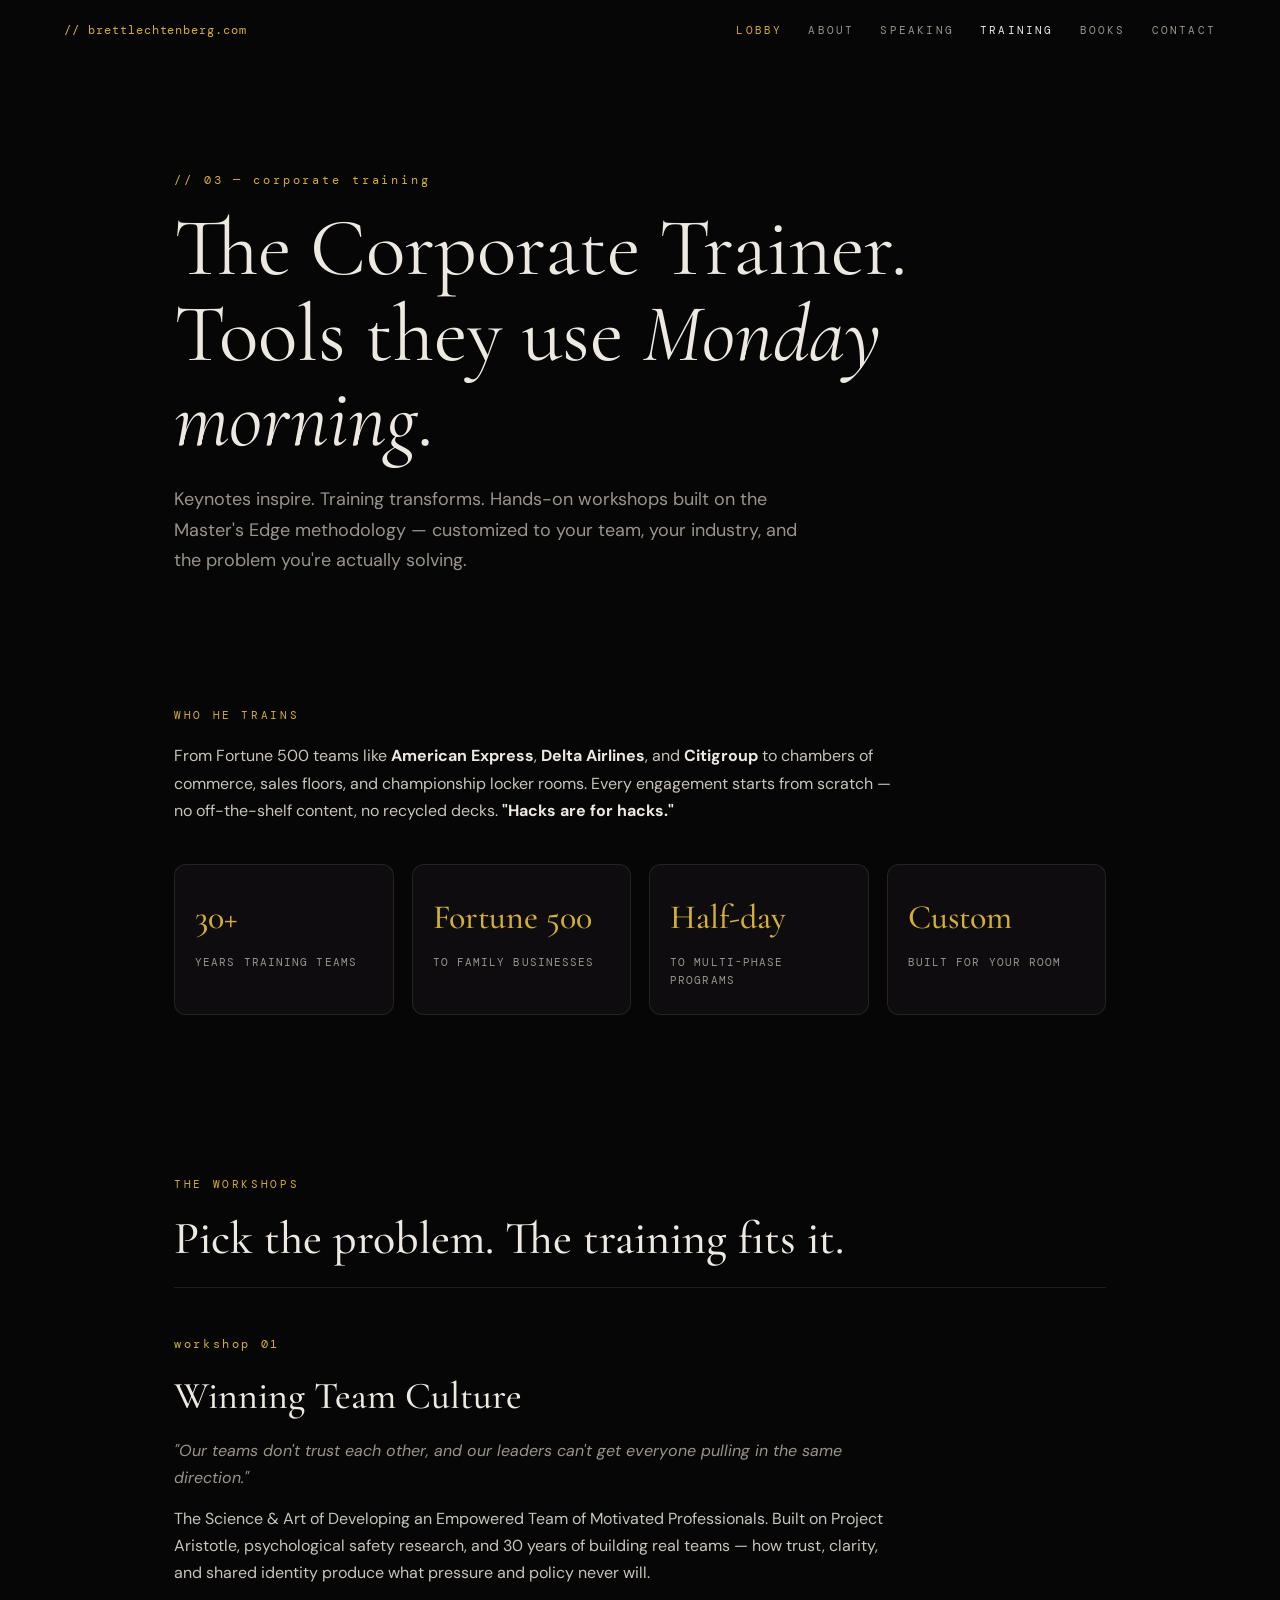
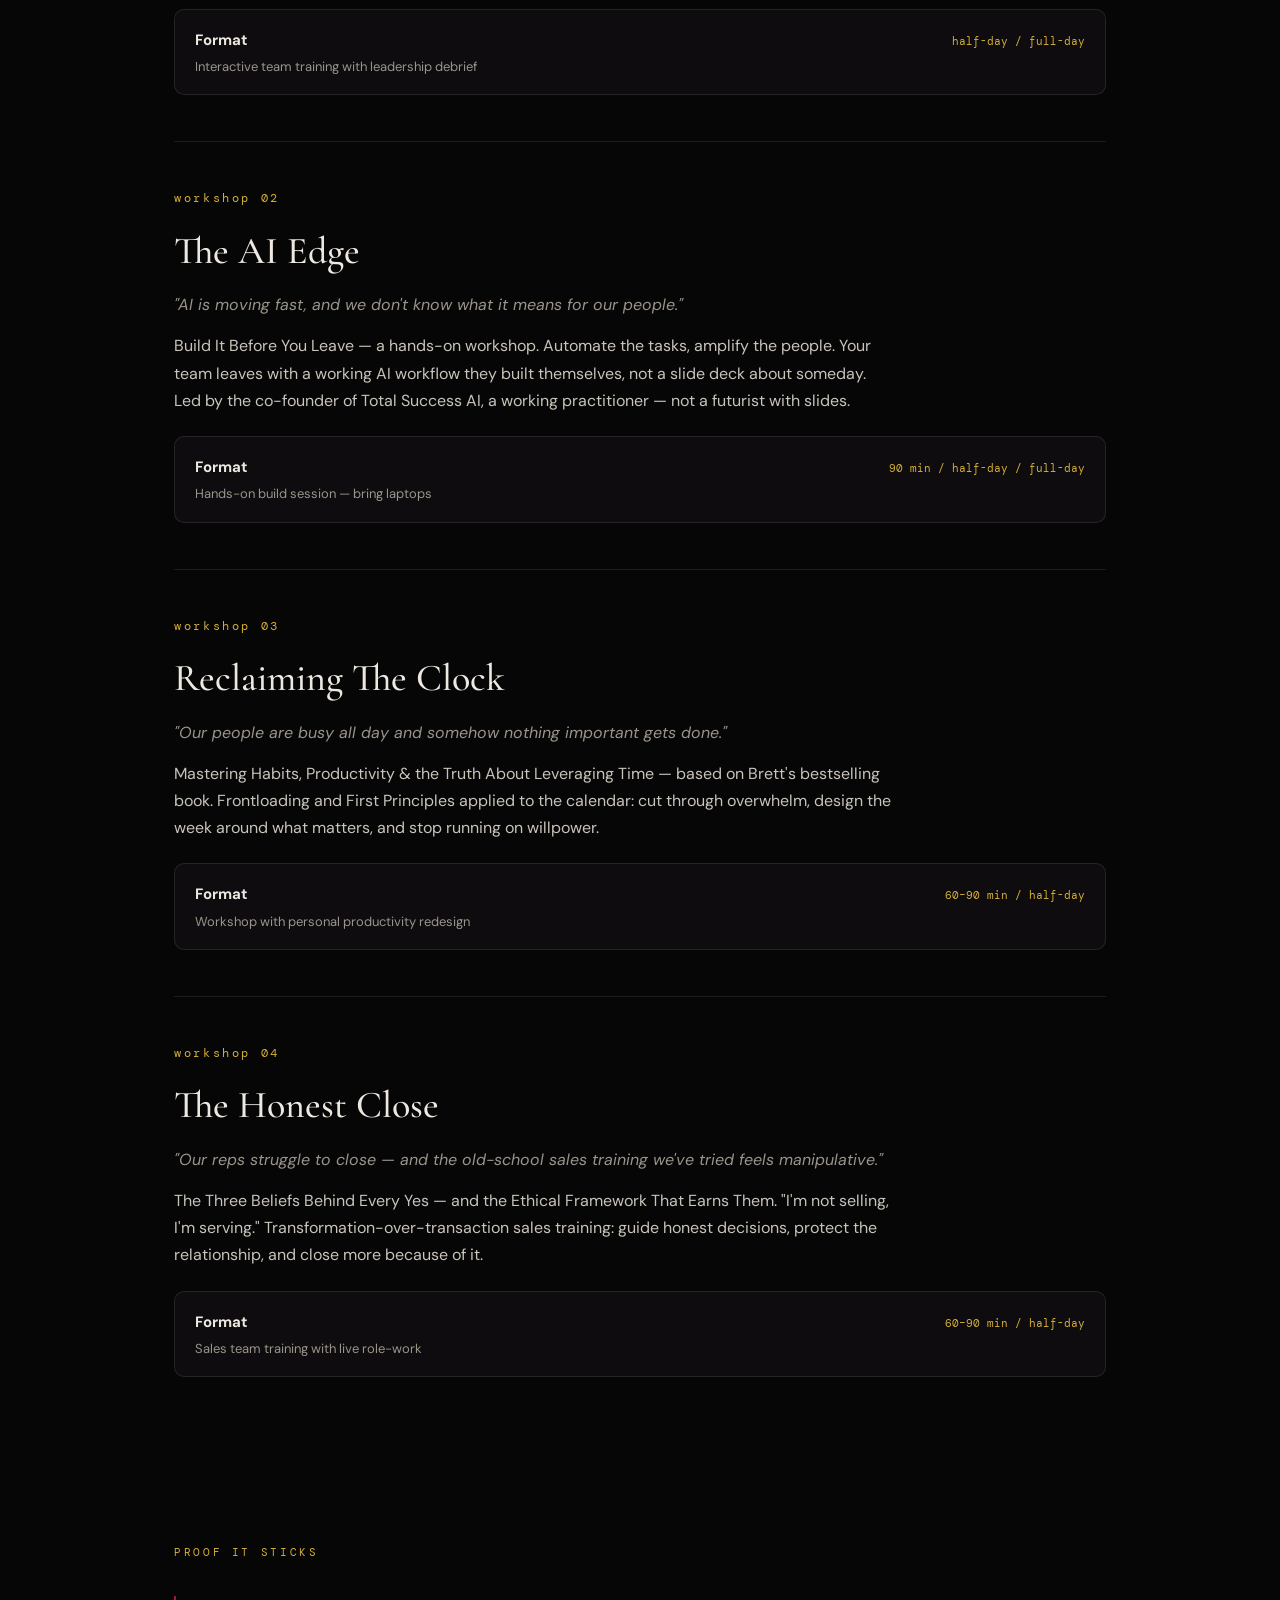
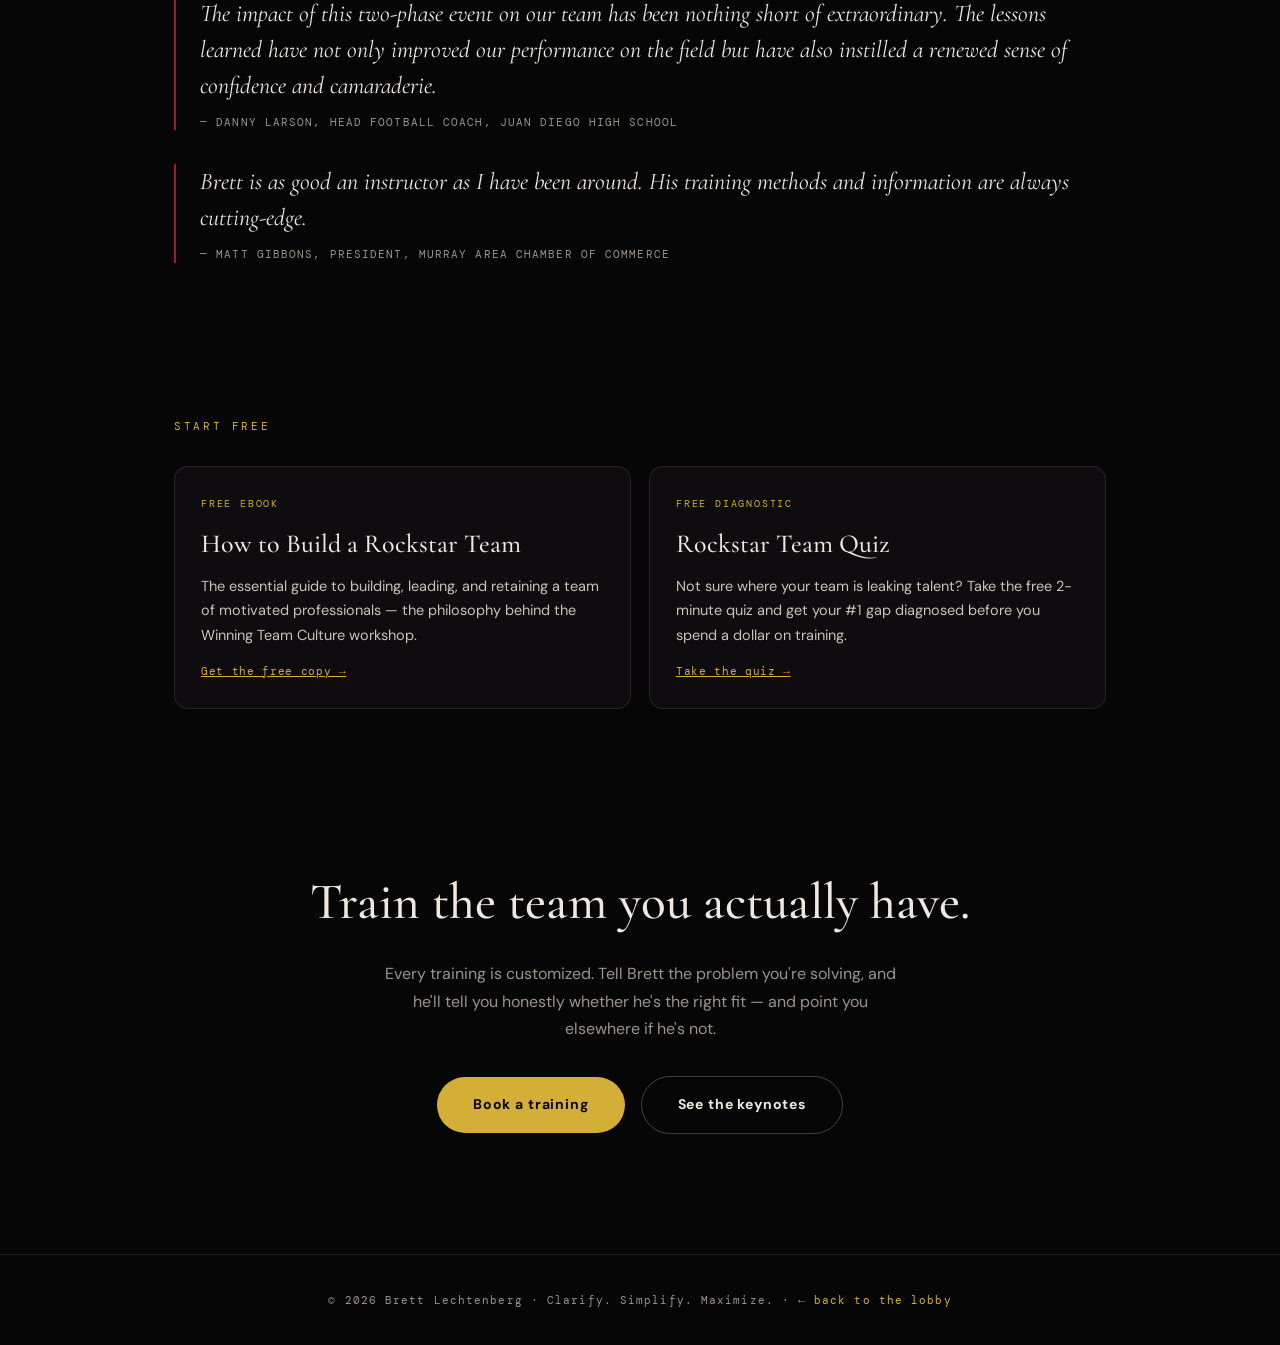
<file: training.html>
<!DOCTYPE html>
<html lang="en">
<head>
<meta charset="UTF-8">
<meta name="viewport" content="width=device-width, initial-scale=1.0">
<title>Corporate Training — Brett Lechtenberg</title>
<meta name="description" content="The Corporate Trainer — hands-on workshops and team training built on the Master's Edge. Team culture, productivity, ethical sales, and AI adoption your people actually use.">
<link rel="icon" href="/favicon.ico" sizes="any">
<link rel="icon" type="image/png" sizes="32x32" href="/assets/favicon-32.png">
<link rel="icon" type="image/png" sizes="192x192" href="/assets/favicon-192.png">
<link rel="apple-touch-icon" href="/assets/favicon-192.png">
<link rel="preconnect" href="https://fonts.googleapis.com">
<link rel="preconnect" href="https://fonts.gstatic.com" crossorigin>
<link href="https://fonts.googleapis.com/css2?family=Cormorant+Garamond:ital,wght@0,400;0,500;1,400&family=DM+Mono:wght@400;500&family=DM+Sans:wght@400;500;700&display=swap" rel="stylesheet">
<link rel="stylesheet" href="site.css">
</head>
<body>

<nav class="nav">
  <a class="nav-logo" href="index.html">// brettlechtenberg.com</a>
  <div class="nav-links">
    <a href="index.html" class="lobby-link">Lobby</a>
    <a href="about.html">About</a>
    <a href="speaking.html">Speaking</a>
    <a href="training.html" class="active">Training</a>
    <a href="books.html">Books</a>
    <a href="contact.html">Contact</a>
  </div>
</nav>

<header class="page-hero">
  <div class="eyebrow">// 03 — corporate training</div>
  <h1 class="display">The Corporate Trainer.<br>Tools they use <em>Monday morning</em>.</h1>
  <p class="lede">Keynotes inspire. Training transforms. Hands-on workshops built on the Master's Edge methodology — customized to your team, your industry, and the problem you're actually solving.</p>
</header>

<section class="section">
  <div class="section-label">Who he trains</div>
  <p class="body">From Fortune 500 teams like <strong>American Express</strong>, <strong>Delta Airlines</strong>, and <strong>Citigroup</strong> to chambers of commerce, sales floors, and championship locker rooms. Every engagement starts from scratch — no off-the-shelf content, no recycled decks. <strong>"Hacks are for hacks."</strong></p>
  <div class="stats">
    <div class="stat"><b>30+</b><span>years training teams</span></div>
    <div class="stat"><b>Fortune 500</b><span>to family businesses</span></div>
    <div class="stat"><b>Half-day</b><span>to multi-phase programs</span></div>
    <div class="stat"><b>Custom</b><span>built for your room</span></div>
  </div>
</section>

<section class="section">
  <div class="section-label">The workshops</div>
  <h2 class="h">Pick the problem. The training fits it.</h2>

  <div class="lane">
    <div class="lane-no">workshop 01</div>
    <h3>Winning Team Culture</h3>
    <p class="problem">"Our teams don't trust each other, and our leaders can't get everyone pulling in the same direction."</p>
    <p>The Science &amp; Art of Developing an Empowered Team of Motivated Professionals. Built on Project Aristotle, psychological safety research, and 30 years of building real teams — how trust, clarity, and shared identity produce what pressure and policy never will.</p>
    <div class="talks">
      <div class="talk"><div><b>Format</b> <i>Interactive team training with leadership debrief</i></div><span class="dur">half-day / full-day</span></div>
    </div>
  </div>

  <div class="lane">
    <div class="lane-no">workshop 02</div>
    <h3>The AI Edge</h3>
    <p class="problem">"AI is moving fast, and we don't know what it means for our people."</p>
    <p>Build It Before You Leave — a hands-on workshop. Automate the tasks, amplify the people. Your team leaves with a working AI workflow they built themselves, not a slide deck about someday. Led by the co-founder of Total Success AI, a working practitioner — not a futurist with slides.</p>
    <div class="talks">
      <div class="talk"><div><b>Format</b> <i>Hands-on build session — bring laptops</i></div><span class="dur">90 min / half-day / full-day</span></div>
    </div>
  </div>

  <div class="lane">
    <div class="lane-no">workshop 03</div>
    <h3>Reclaiming The Clock</h3>
    <p class="problem">"Our people are busy all day and somehow nothing important gets done."</p>
    <p>Mastering Habits, Productivity &amp; the Truth About Leveraging Time — based on Brett's bestselling book. Frontloading and First Principles applied to the calendar: cut through overwhelm, design the week around what matters, and stop running on willpower.</p>
    <div class="talks">
      <div class="talk"><div><b>Format</b> <i>Workshop with personal productivity redesign</i></div><span class="dur">60–90 min / half-day</span></div>
    </div>
  </div>

  <div class="lane">
    <div class="lane-no">workshop 04</div>
    <h3>The Honest Close</h3>
    <p class="problem">"Our reps struggle to close — and the old-school sales training we've tried feels manipulative."</p>
    <p>The Three Beliefs Behind Every Yes — and the Ethical Framework That Earns Them. "I'm not selling, I'm serving." Transformation-over-transaction sales training: guide honest decisions, protect the relationship, and close more because of it.</p>
    <div class="talks">
      <div class="talk"><div><b>Format</b> <i>Sales team training with live role-work</i></div><span class="dur">60–90 min / half-day</span></div>
    </div>
  </div>
</section>

<section class="section">
  <div class="section-label">Proof it sticks</div>
  <blockquote class="pull">
    The impact of this two-phase event on our team has been nothing short of extraordinary. The lessons learned have not only improved our performance on the field but have also instilled a renewed sense of confidence and camaraderie.
    <footer>— Danny Larson, Head Football Coach, Juan Diego High School</footer>
  </blockquote>
  <blockquote class="pull">
    Brett is as good an instructor as I have been around. His training methods and information are always cutting-edge.
    <footer>— Matt Gibbons, President, Murray Area Chamber of Commerce</footer>
  </blockquote>
</section>

<section class="section">
  <div class="section-label">Start free</div>
  <div class="cards">
    <div class="card">
      <div class="tag">free ebook</div>
      <h3>How to Build a Rockstar Team</h3>
      <p>The essential guide to building, leading, and retaining a team of motivated professionals — the philosophy behind the Winning Team Culture workshop.</p>
      <div class="meta"><a href="https://www.brettlechtenberg.com/books" target="_blank" rel="noopener" style="color: var(--accent);">Get the free copy →</a></div>
    </div>
    <div class="card">
      <div class="tag">free diagnostic</div>
      <h3>Rockstar Team Quiz</h3>
      <p>Not sure where your team is leaking talent? Take the free 2-minute quiz and get your #1 gap diagnosed before you spend a dollar on training.</p>
      <div class="meta"><a href="https://www.brettlechtenberg.com/rockstar-team-quiz" target="_blank" rel="noopener" style="color: var(--accent);">Take the quiz →</a></div>
    </div>
  </div>
</section>

<div class="cta-band">
  <h2>Train the team you actually have.</h2>
  <p>Every training is customized. Tell Brett the problem you're solving, and he'll tell you honestly whether he's the right fit — and point you elsewhere if he's not.</p>
  <a class="btn" href="contact.html">Book a training</a>
  <a class="btn ghost" href="speaking.html">See the keynotes</a>
</div>

<footer class="footer">
  © 2026 Brett Lechtenberg · Clarify. Simplify. Maximize. · <a href="index.html">← back to the lobby</a>
</footer>

</body>
</html>
</file>
<file: site.css>
/* ============================================
   BRETT LECHTENBERG — shared interior-page styles
   Dark cinematic theme matching the lobby.
   ============================================ */
:root {
  --accent: #D4AF37;      /* brand gold (matches brettlechtenberg.com) */
  --cranberry: #9B1B30;   /* brand cranberry */
  --bg: #070607;
  --panel: #0E0C0E;
  --text: #EDE9E1;
  --dim: #9A948A;
  --line: rgba(237, 233, 225, 0.1);
}
* { margin: 0; padding: 0; box-sizing: border-box; }
html { scroll-behavior: smooth; }
body {
  background: var(--bg); color: var(--text);
  font-family: 'DM Sans', sans-serif; font-size: 16px; line-height: 1.7;
  -webkit-font-smoothing: antialiased;
}

/* ---------- nav ---------- */
.nav {
  position: fixed; top: 0; left: 0; right: 0; z-index: 50;
  display: flex; justify-content: space-between; align-items: center;
  padding: 20px 5vw;
  background: linear-gradient(to bottom, rgba(7,6,7,0.92), rgba(7,6,7,0));
}
.nav-logo {
  font-family: 'DM Mono', monospace; font-size: 12px; letter-spacing: 0.08em;
  color: var(--accent); text-decoration: none;
}
.nav-links { display: flex; gap: 26px; align-items: center; }
.nav-links a {
  color: var(--dim); text-decoration: none; font-family: 'DM Mono', monospace;
  font-size: 11px; letter-spacing: 0.2em; text-transform: uppercase; transition: color 0.25s;
}
.nav-links a:hover, .nav-links a.active { color: var(--text); }
.nav-links a.lobby-link { color: var(--accent); }

/* ---------- page hero ---------- */
.page-hero { padding: 170px 5vw 70px; max-width: 1060px; margin: 0 auto; }
.eyebrow {
  font-family: 'DM Mono', monospace; font-size: 12px; letter-spacing: 0.24em;
  color: var(--accent); text-transform: lowercase;
}
h1.display {
  font-family: 'Cormorant Garamond', serif; font-weight: 400;
  font-size: clamp(44px, 6.4vw, 88px); line-height: 1.04; margin-top: 16px;
}
h1.display em { font-style: italic; }
.lede { margin-top: 22px; font-size: 18px; color: var(--dim); max-width: 640px; }

/* ---------- sections ---------- */
.section { max-width: 1060px; margin: 0 auto; padding: 60px 5vw; }
.section-label {
  font-family: 'DM Mono', monospace; font-size: 11px; letter-spacing: 0.24em;
  text-transform: uppercase; color: var(--accent); margin-bottom: 18px;
}
h2.h {
  font-family: 'Cormorant Garamond', serif; font-weight: 500;
  font-size: clamp(28px, 3.6vw, 46px); line-height: 1.15; margin-bottom: 22px;
}
p.body { color: #C9C4BA; max-width: 720px; margin-bottom: 18px; }
p.body strong { color: var(--text); }
blockquote.pull {
  border-left: 2px solid var(--cranberry); padding-left: 24px; margin: 34px 0;
  font-family: 'Cormorant Garamond', serif; font-size: 24px; font-style: italic; line-height: 1.5;
}
blockquote.pull footer {
  margin-top: 10px; font-family: 'DM Mono', monospace; font-style: normal;
  font-size: 11px; letter-spacing: 0.1em; text-transform: uppercase; color: var(--dim);
}

/* ---------- stat band ---------- */
.stats { display: grid; grid-template-columns: repeat(auto-fit, minmax(180px, 1fr)); gap: 18px; margin: 40px 0; }
.stat { border: 1px solid var(--line); border-radius: 12px; padding: 24px 20px; background: var(--panel); }
.stat b { display: block; font-family: 'Cormorant Garamond', serif; font-weight: 500; font-size: 34px; color: var(--accent); }
.stat span { display: block; margin-top: 6px; font-family: 'DM Mono', monospace; font-size: 11px; letter-spacing: 0.1em; text-transform: uppercase; color: var(--dim); }

/* ---------- cards ---------- */
.cards { display: grid; grid-template-columns: repeat(auto-fit, minmax(280px, 1fr)); gap: 18px; margin-top: 30px; }
.card {
  border: 1px solid var(--line); border-radius: 14px; padding: 28px 26px;
  background: var(--panel); transition: border-color 0.3s, transform 0.3s;
}
.card:hover { border-color: rgba(155, 27, 48, 0.65); transform: translateY(-3px); }
.card .tag {
  font-family: 'DM Mono', monospace; font-size: 10px; letter-spacing: 0.18em;
  text-transform: uppercase; color: var(--accent);
}
.card h3 { font-family: 'Cormorant Garamond', serif; font-weight: 500; font-size: 26px; margin: 10px 0 8px; }
.card .sub { font-size: 13px; color: var(--dim); margin-bottom: 12px; }
.card p { font-size: 14.5px; color: #C9C4BA; }
.card .meta { margin-top: 14px; font-family: 'DM Mono', monospace; font-size: 11px; color: var(--dim); letter-spacing: 0.06em; }

/* ---------- lane blocks (speaking) ---------- */
.lane { border-top: 1px solid var(--line); padding: 46px 0; }
.lane-no { font-family: 'DM Mono', monospace; font-size: 12px; letter-spacing: 0.22em; color: var(--accent); }
.lane h3 { font-family: 'Cormorant Garamond', serif; font-weight: 500; font-size: clamp(26px, 3vw, 38px); margin: 10px 0 8px; }
.lane .problem { font-style: italic; color: var(--dim); margin-bottom: 14px; }
.lane p { color: #C9C4BA; max-width: 720px; }
.talks { margin-top: 22px; display: grid; gap: 10px; }
.talk {
  display: flex; justify-content: space-between; gap: 18px; align-items: baseline;
  border: 1px solid var(--line); border-radius: 10px; padding: 16px 20px; background: var(--panel);
}
.talk b { font-size: 15px; }
.talk i { display: block; font-style: normal; font-size: 13px; color: var(--dim); margin-top: 3px; }
.talk .dur { font-family: 'DM Mono', monospace; font-size: 11px; color: var(--accent); white-space: nowrap; }

/* ---------- CTA ---------- */
.cta-band { text-align: center; padding: 90px 5vw 120px; }
.cta-band h2 { font-family: 'Cormorant Garamond', serif; font-weight: 500; font-size: clamp(30px, 4vw, 52px); margin-bottom: 14px; }
.cta-band p { color: var(--dim); max-width: 520px; margin: 0 auto 34px; }
.btn {
  display: inline-block; text-decoration: none; color: var(--bg); background: var(--accent);
  font-weight: 700; font-size: 14px; letter-spacing: 0.06em; padding: 16px 36px; border-radius: 40px;
  transition: transform 0.25s, box-shadow 0.25s;
}
.btn:hover { transform: translateY(-2px); box-shadow: 0 10px 34px rgba(212, 175, 55, 0.3); }
.btn.ghost { background: transparent; color: var(--text); border: 1px solid rgba(237, 233, 225, 0.25); margin-left: 12px; }
.btn.ghost:hover { border-color: var(--cranberry); box-shadow: 0 10px 34px rgba(155, 27, 48, 0.35); }

/* ---------- footer ---------- */
.footer {
  border-top: 1px solid var(--line); padding: 36px 5vw; text-align: center;
  font-family: 'DM Mono', monospace; font-size: 11px; letter-spacing: 0.1em; color: var(--dim);
}
.footer a { color: var(--accent); text-decoration: none; }

@media (max-width: 720px) {
  .nav-links { gap: 14px; }
  .nav-links a { font-size: 10px; letter-spacing: 0.12em; }
  .talk { flex-direction: column; gap: 6px; }
}
</file>
